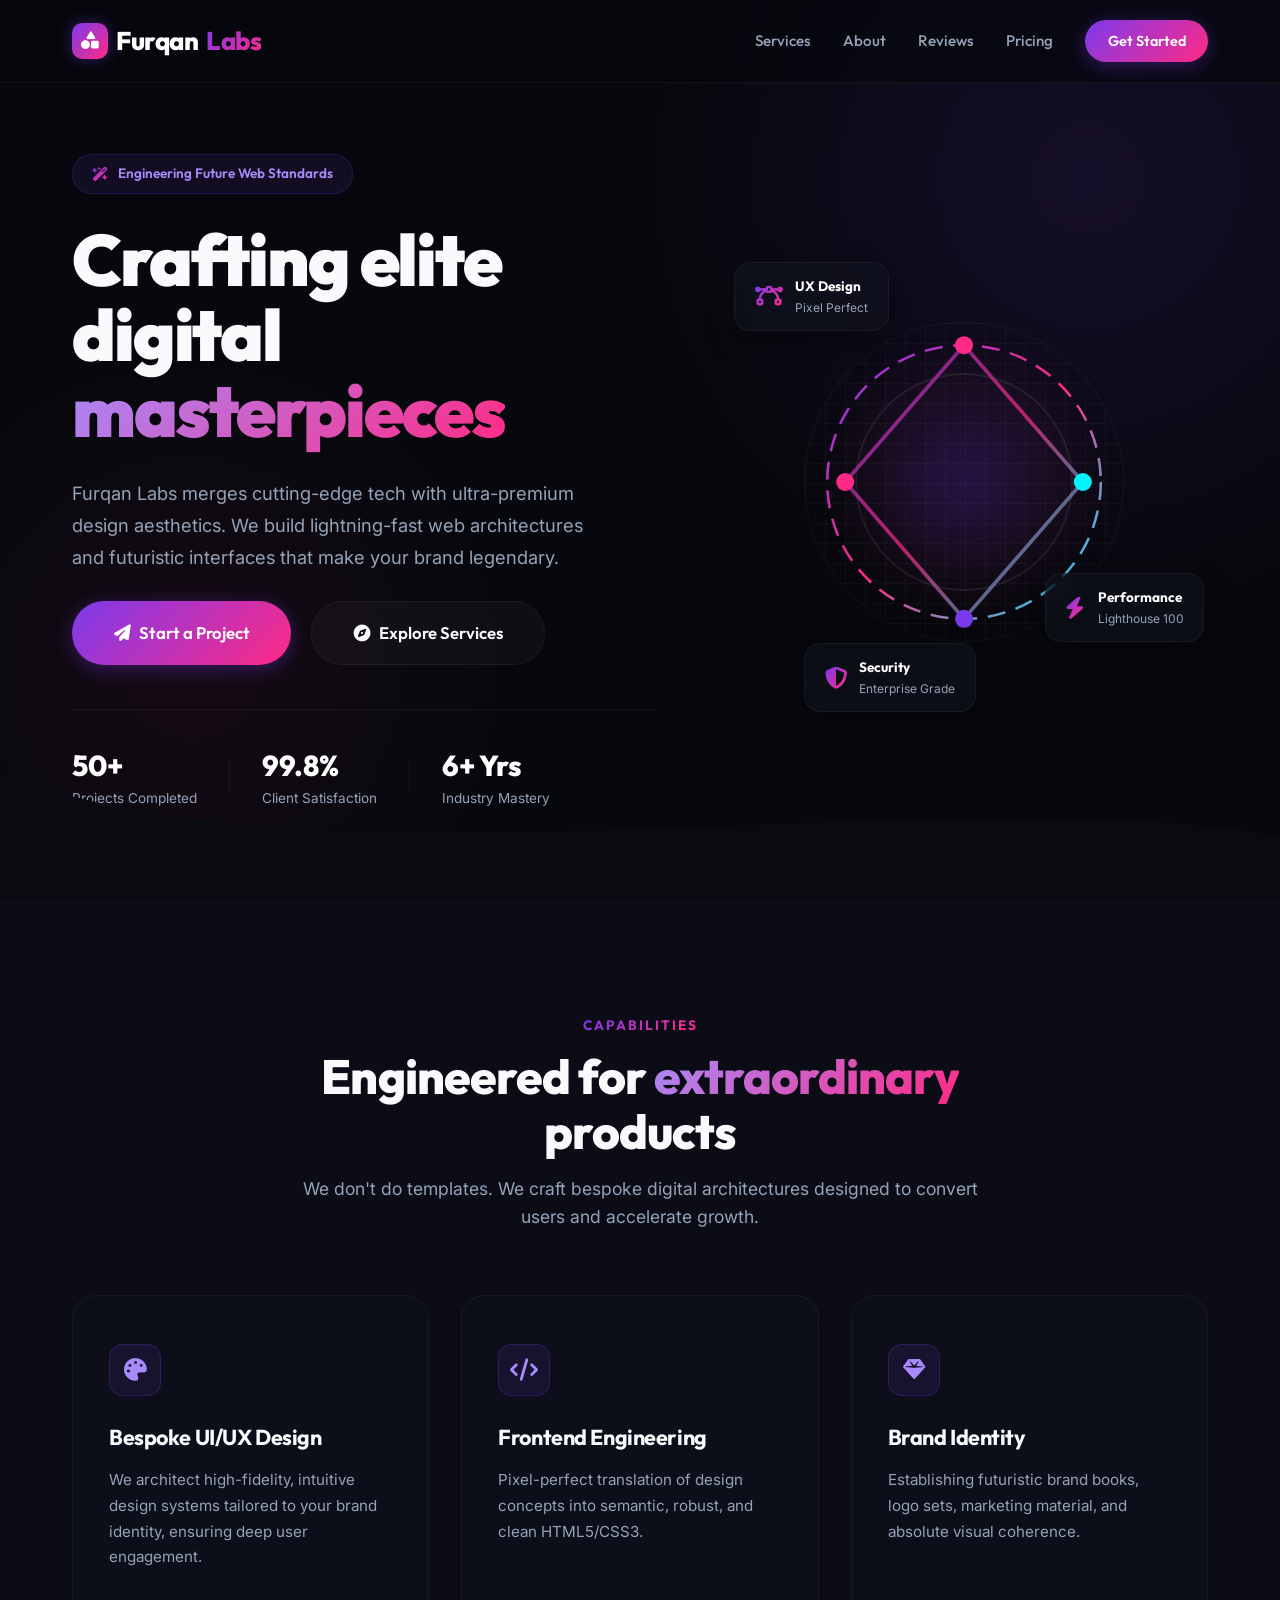
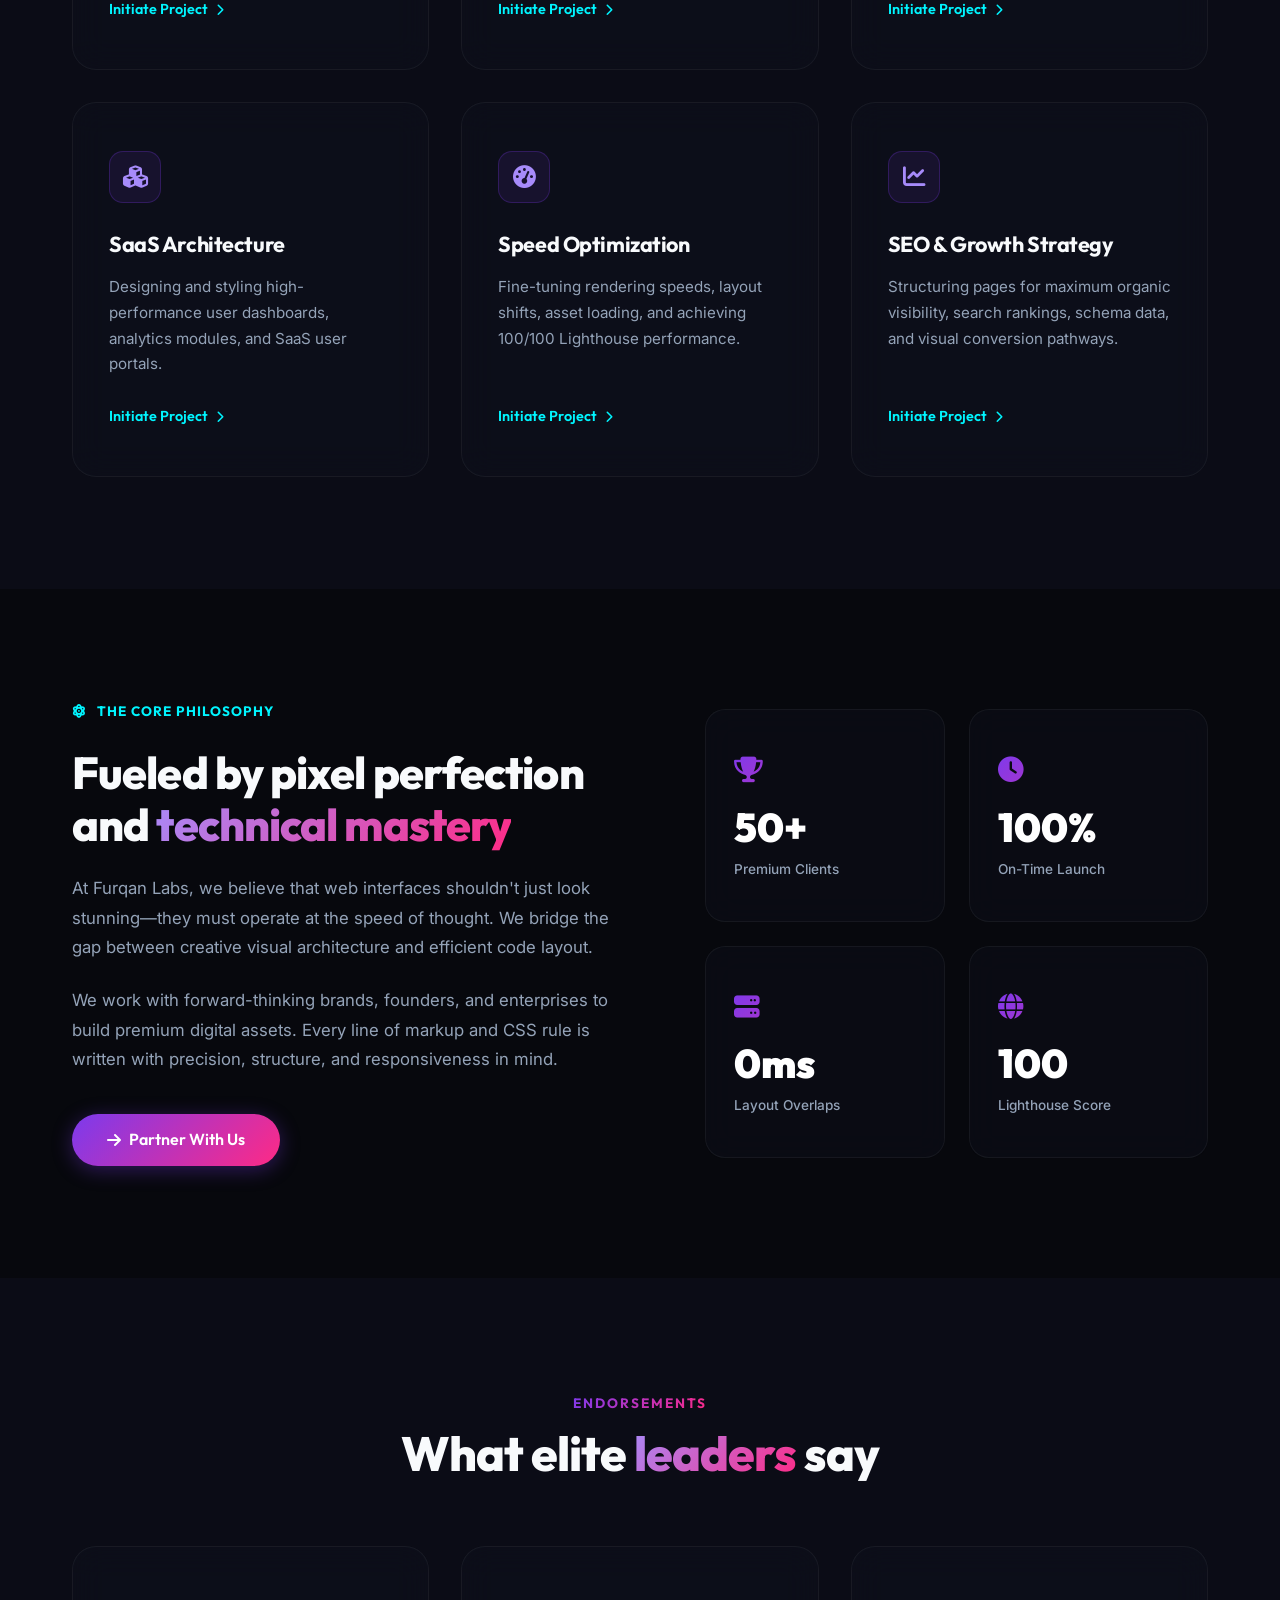
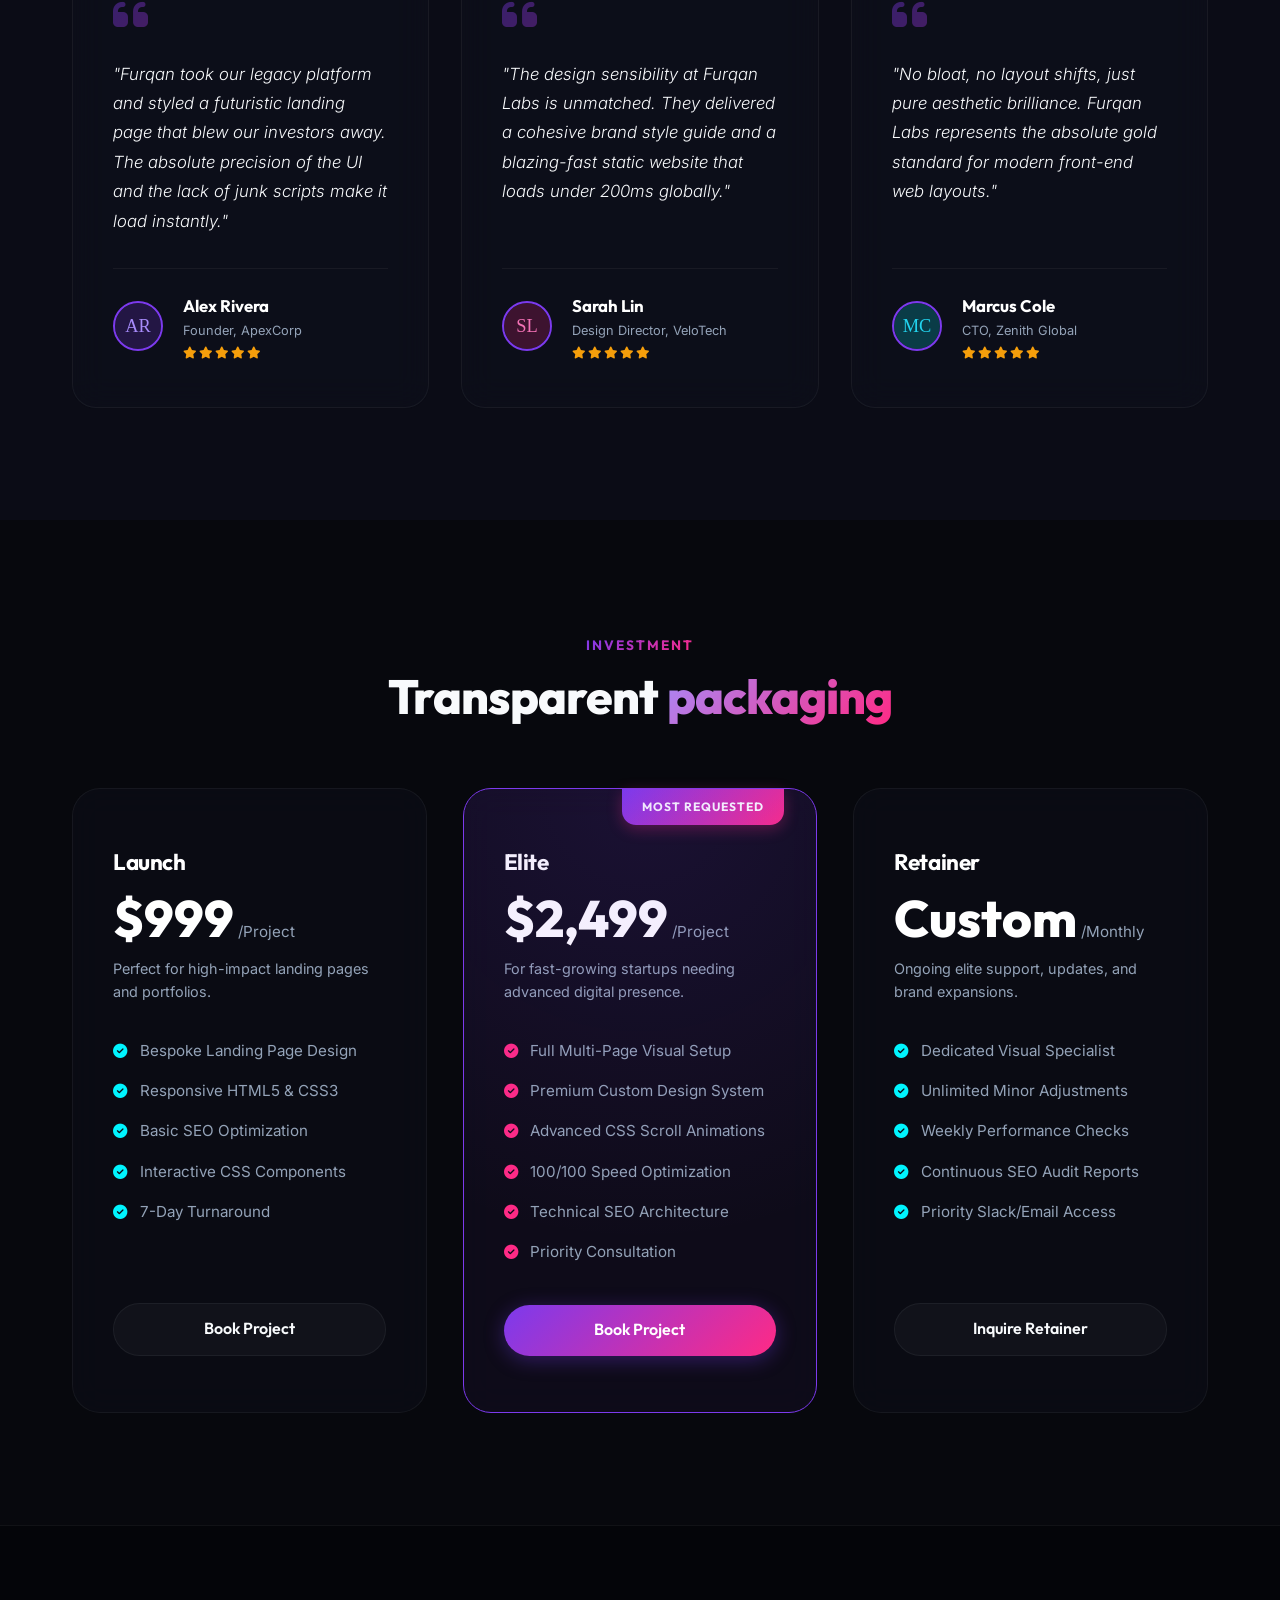
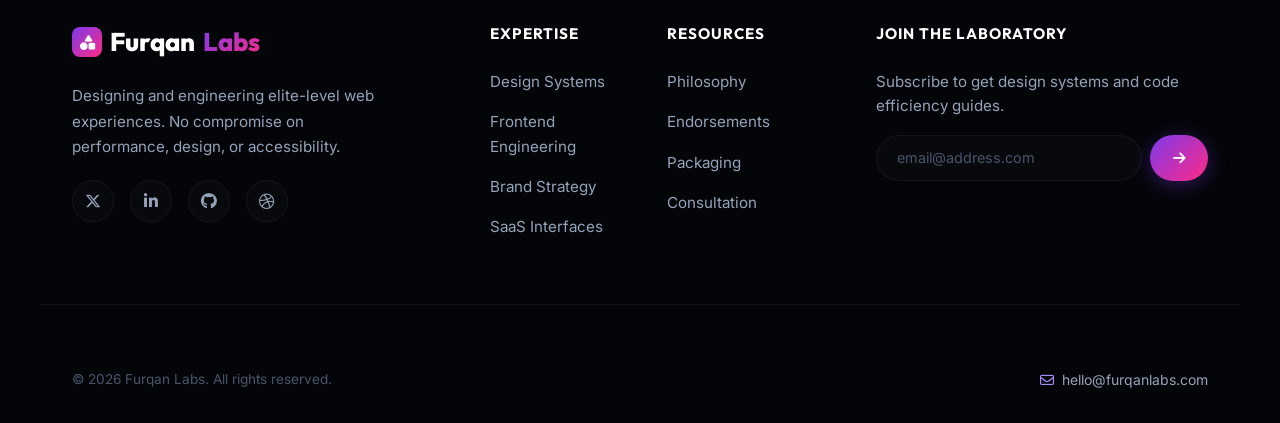
<file: WebDev-L1-LandingPage/index.html>
<!DOCTYPE html>
<html lang="en">
<head>
    <meta charset="UTF-8" />
    <meta name="viewport" content="width=device-width, initial-scale=1.0" />
    <title>Furqan Labs · Premium Digital Design & Web Engineering</title>
    
    <!-- fonts -->
    <link rel="preconnect" href="https://fonts.googleapis.com" />
    <link rel="preconnect" href="https://fonts.gstatic.com" crossorigin />
    <link href="https://fonts.googleapis.com/css2?family=Outfit:wght@400;500;600;700;800;900&family=Inter:wght@300;400;500;600;700&display=swap" rel="stylesheet" />
    
    <!-- icons -->
    <link rel="stylesheet" href="https://cdnjs.cloudflare.com/ajax/libs/font-awesome/6.4.0/css/all.min.css" />
    
    <!-- main styles -->
    <link rel="stylesheet" href="style.css" />
</head>
<body>
    <!-- navigation bar (sticky glass design) -->
    <nav class="navbar">
        <!-- toggle navigation using checkbox hack -->
        <input type="checkbox" id="nav-toggle" class="nav-toggle" />
        
        <div class="navbar-container">
            <a href="#" class="nav-logo">
                <div class="logo-icon">
                    <i class="fas fa-shapes"></i>
                </div>
                Furqan<span>Labs</span>
            </a>
            
            <!-- nav menu links -->
            <ul class="nav-links">
                <li><a href="#features" class="nav-link">Services</a></li>
                <li><a href="#about" class="nav-link">About</a></li>
                <li><a href="#testimonials" class="nav-link">Reviews</a></li>
                <li><a href="#pricing" class="nav-link">Pricing</a></li>
                <li><a href="#contact" class="btn-primary btn-sm">Get Started</a></li>
            </ul>
            
            <!-- mobile hamburger trigger -->
            <label for="nav-toggle" class="hamburger" aria-label="Toggle navigation">
                <span></span>
                <span></span>
                <span></span>
            </label>
        </div>
        
        <!-- mobile drawer menu -->
        <div class="nav-drawer">
            <a href="#features" class="drawer-link">Services</a>
            <a href="#about" class="drawer-link">About</a>
            <a href="#testimonials" class="drawer-link">Reviews</a>
            <a href="#pricing" class="drawer-link">Pricing</a>
            <a href="#contact" class="btn-primary btn-block">Get Started</a>
        </div>
    </nav>

    <main>
        <!-- hero section with intro and stats -->
        <section class="hero" id="home">
            <div class="container hero-container">
                <div class="hero-content">
                    <div class="hero-badge">
                        <i class="fas fa-wand-magic-sparkles"></i> 
                        <span>Engineering Future Web Standards</span>
                    </div>
                    <h1 class="hero-title">
                        Crafting elite digital <span class="gradient-text">masterpieces</span>
                    </h1>
                    <p class="hero-subtitle">
                        Furqan Labs merges cutting-edge tech with ultra-premium design aesthetics. We build lightning-fast web architectures and futuristic interfaces that make your brand legendary.
                    </p>
                    <div class="hero-actions">
                        <a href="#contact" class="btn-primary btn-large">
                            <i class="fas fa-paper-plane"></i>
                            Start a Project
                        </a>
                        <a href="#features" class="btn-secondary btn-large">
                            <i class="fas fa-compass"></i>
                            Explore Services
                        </a>
                    </div>
                    
                    <!-- brief statistics -->
                    <div class="hero-stats">
                        <div class="stat-item">
                            <span class="stat-number">50+</span>
                            <span class="stat-label">Projects Completed</span>
                        </div>
                        <div class="stat-divider"></div>
                        <div class="stat-item">
                            <span class="stat-number">99.8%</span>
                            <span class="stat-label">Client Satisfaction</span>
                        </div>
                        <div class="stat-divider"></div>
                        <div class="stat-item">
                            <span class="stat-number">6+ Yrs</span>
                            <span class="stat-label">Industry Mastery</span>
                        </div>
                    </div>
                </div>
                
                <!-- interactive hero graphic (orb and floating tech cards) -->
                <div class="hero-visual">
                    <div class="hero-graphic">
                        <!-- floating status badges -->
                        <div class="floating-element el1">
                            <i class="fas fa-bezier-curve"></i>
                            <div class="float-details">
                                <strong>UX Design</strong>
                                <span>Pixel Perfect</span>
                            </div>
                        </div>
                        <div class="floating-element el2">
                            <i class="fas fa-bolt"></i>
                            <div class="float-details">
                                <strong>Performance</strong>
                                <span>Lighthouse 100</span>
                            </div>
                        </div>
                        <div class="floating-element el3">
                            <i class="fas fa-shield-halved"></i>
                            <div class="float-details">
                                <strong>Security</strong>
                                <span>Enterprise Grade</span>
                            </div>
                        </div>
                        
                        <div class="hero-orb"></div>
                        <div class="hero-grid"></div>
                        
                        <!-- central vector svg design -->
                        <svg class="hero-svg" viewBox="0 0 100 100" xmlns="http://www.w3.org/2000/svg">
                            <defs>
                                <linearGradient id="svg-grad" x1="0%" y1="0%" x2="100%" y2="100%">
                                    <stop offset="0%" stop-color="#7c3aed" />
                                    <stop offset="50%" stop-color="#ff2a85" />
                                    <stop offset="100%" stop-color="#00f5ff" />
                                </linearGradient>
                            </defs>
                            <circle cx="50" cy="50" r="38" stroke="url(#svg-grad)" stroke-width="0.7" fill="none" stroke-dasharray="5, 3" />
                            <circle cx="50" cy="50" r="30" stroke="rgba(255,255,255,0.08)" stroke-width="0.5" fill="none" />
                            <path d="M 50,12 L 83,50 L 50,88 L 17,50 Z" stroke="url(#svg-grad)" stroke-width="1" fill="none" opacity="0.7" />
                            <circle cx="50" cy="12" r="2.5" fill="#ff2a85" />
                            <circle cx="83" cy="50" r="2.5" fill="#00f5ff" />
                            <circle cx="50" cy="88" r="2.5" fill="#7c3aed" />
                            <circle cx="17" cy="50" r="2.5" fill="#ff2a85" />
                        </svg>
                    </div>
                </div>
            </div>
            
            <div class="hero-wave">
                <svg viewBox="0 0 1200 120" preserveAspectRatio="none">
                    <path d="M0,0 C300,120 900,0 1200,60 L1200,120 L0,120 Z" fill="#090b11"/>
                </svg>
            </div>
        </section>

        <!-- what we do / features grid -->
        <section class="features" id="features">
            <div class="container">
                <div class="section-header">
                    <span class="section-tag">Capabilities</span>
                    <h2 class="section-title">
                        Engineered for <span class="gradient-text">extraordinary</span> products
                    </h2>
                    <p class="section-subtitle">
                        We don't do templates. We craft bespoke digital architectures designed to convert users and accelerate growth.
                    </p>
                </div>
                
                <div class="features-grid">
                    <!-- card: ui/ux design -->
                    <div class="feature-card">
                        <div class="feature-icon-wrapper">
                            <div class="feature-icon">
                                <i class="fas fa-palette"></i>
                            </div>
                        </div>
                        <h3 class="feature-title">Bespoke UI/UX Design</h3>
                        <p class="feature-desc">
                            We architect high-fidelity, intuitive design systems tailored to your brand identity, ensuring deep user engagement.
                        </p>
                        <a href="#contact" class="feature-link">Initiate Project <i class="fas fa-chevron-right"></i></a>
                    </div>
                    
                    <!-- card: frontend dev -->
                    <div class="feature-card">
                        <div class="feature-icon-wrapper">
                            <div class="feature-icon">
                                <i class="fas fa-code"></i>
                            </div>
                        </div>
                        <h3 class="feature-title">Frontend Engineering</h3>
                        <p class="feature-desc">
                            Pixel-perfect translation of design concepts into semantic, robust, and clean HTML5/CSS3.
                        </p>
                        <a href="#contact" class="feature-link">Initiate Project <i class="fas fa-chevron-right"></i></a>
                    </div>
                    
                    <!-- card: branding -->
                    <div class="feature-card">
                        <div class="feature-icon-wrapper">
                            <div class="feature-icon">
                                <i class="fas fa-gem"></i>
                            </div>
                        </div>
                        <h3 class="feature-title">Brand Identity</h3>
                        <p class="feature-desc">
                            Establishing futuristic brand books, logo sets, marketing material, and absolute visual coherence.
                        </p>
                        <a href="#contact" class="feature-link">Initiate Project <i class="fas fa-chevron-right"></i></a>
                    </div>
                    
                    <!-- card: saas dashboards -->
                    <div class="feature-card">
                        <div class="feature-icon-wrapper">
                            <div class="feature-icon">
                                <i class="fas fa-cubes"></i>
                            </div>
                        </div>
                        <h3 class="feature-title">SaaS Architecture</h3>
                        <p class="feature-desc">
                            Designing and styling high-performance user dashboards, analytics modules, and SaaS user portals.
                        </p>
                        <a href="#contact" class="feature-link">Initiate Project <i class="fas fa-chevron-right"></i></a>
                    </div>
                    
                    <!-- card: optimization -->
                    <div class="feature-card">
                        <div class="feature-icon-wrapper">
                            <div class="feature-icon">
                                <i class="fas fa-gauge-high"></i>
                            </div>
                        </div>
                        <h3 class="feature-title">Speed Optimization</h3>
                        <p class="feature-desc">
                            Fine-tuning rendering speeds, layout shifts, asset loading, and achieving 100/100 Lighthouse performance.
                        </p>
                        <a href="#contact" class="feature-link">Initiate Project <i class="fas fa-chevron-right"></i></a>
                    </div>
                    
                    <!-- card: seo strategy -->
                    <div class="feature-card">
                        <div class="feature-icon-wrapper">
                            <div class="feature-icon">
                                <i class="fas fa-chart-line"></i>
                            </div>
                        </div>
                        <h3 class="feature-title">SEO & Growth Strategy</h3>
                        <p class="feature-desc">
                            Structuring pages for maximum organic visibility, search rankings, schema data, and visual conversion pathways.
                        </p>
                        <a href="#contact" class="feature-link">Initiate Project <i class="fas fa-chevron-right"></i></a>
                    </div>
                </div>
            </div>
        </section>

        <!-- about section and our mission -->
        <section class="about" id="about">
            <div class="container">
                <div class="about-grid">
                    <!-- about text info -->
                    <div class="about-content">
                        <div class="about-badge">
                            <i class="fas fa-atom"></i>
                            <span>The Core Philosophy</span>
                        </div>
                        <h2 class="about-title">Fueled by pixel perfection and <span class="gradient-text">technical mastery</span></h2>
                        <p class="about-text">
                            At Furqan Labs, we believe that web interfaces shouldn't just look stunning—they must operate at the speed of thought. We bridge the gap between creative visual architecture and efficient code layout.
                        </p>
                        <p class="about-text">
                            We work with forward-thinking brands, founders, and enterprises to build premium digital assets. Every line of markup and CSS rule is written with precision, structure, and responsiveness in mind.
                        </p>
                        
                        <div class="about-actions">
                            <a href="#contact" class="btn-primary">
                                <i class="fas fa-arrow-right"></i>
                                Partner With Us
                            </a>
                        </div>
                    </div>
                    
                    <!-- visual layout with highlight numbers -->
                    <div class="about-visual">
                        <div class="about-stats-grid">
                            <div class="about-stat-card">
                                <div class="stat-icon"><i class="fas fa-trophy"></i></div>
                                <span class="stat-num">50+</span>
                                <span class="stat-lbl">Premium Clients</span>
                            </div>
                            <div class="about-stat-card">
                                <div class="stat-icon"><i class="fas fa-clock"></i></div>
                                <span class="stat-num">100%</span>
                                <span class="stat-lbl">On-Time Launch</span>
                            </div>
                            <div class="about-stat-card">
                                <div class="stat-icon"><i class="fas fa-server"></i></div>
                                <span class="stat-num">0ms</span>
                                <span class="stat-lbl">Layout Overlaps</span>
                            </div>
                            <div class="about-stat-card">
                                <div class="stat-icon"><i class="fas fa-globe"></i></div>
                                <span class="stat-num">100</span>
                                <span class="stat-lbl">Lighthouse Score</span>
                            </div>
                        </div>
                    </div>
                </div>
            </div>
        </section>

        <!-- client reviews & testimonials -->
        <section class="testimonials" id="testimonials">
            <div class="container">
                <div class="section-header">
                    <span class="section-tag">Endorsements</span>
                    <h2 class="section-title">
                        What elite <span class="gradient-text">leaders</span> say
                    </h2>
                </div>
                
                <div class="testimonial-grid">
                    <!-- client testimonial: alex -->
                    <div class="testimonial-card">
                        <div class="testimonial-quote">
                            <i class="fas fa-quote-left"></i>
                        </div>
                        <blockquote class="testimonial-text">
                            "Furqan took our legacy platform and styled a futuristic landing page that blew our investors away. The absolute precision of the UI and the lack of junk scripts make it load instantly."
                        </blockquote>
                        <div class="testimonial-author">
                            <div class="author-avatar">
                                <img src="data:image/svg+xml,%3Csvg xmlns='http://www.w3.org/2000/svg' width='60' height='60' viewBox='0 0 60 60'%3E%3Ccircle cx='30' cy='30' r='30' fill='%237c3aed' opacity='0.2'/%3E%3Ctext x='30' y='38' font-family='Outfit' font-size='24' text-anchor='middle' fill='%23a78bfa'%3EAR%3C/text%3E%3C/svg%3E" alt="Alex Rivera" />
                            </div>
                            <div class="author-info">
                                <strong class="author-name">Alex Rivera</strong>
                                <span class="author-role">Founder, ApexCorp</span>
                                <div class="author-rating">
                                    <i class="fas fa-star"></i><i class="fas fa-star"></i><i class="fas fa-star"></i><i class="fas fa-star"></i><i class="fas fa-star"></i>
                                </div>
                            </div>
                        </div>
                    </div>
                    
                    <!-- client testimonial: sarah -->
                    <div class="testimonial-card">
                        <div class="testimonial-quote">
                            <i class="fas fa-quote-left"></i>
                        </div>
                        <blockquote class="testimonial-text">
                            "The design sensibility at Furqan Labs is unmatched. They delivered a cohesive brand style guide and a blazing-fast static website that loads under 200ms globally."
                        </blockquote>
                        <div class="testimonial-author">
                            <div class="author-avatar">
                                <img src="data:image/svg+xml,%3Csvg xmlns='http://www.w3.org/2000/svg' width='60' height='60' viewBox='0 0 60 60'%3E%3Ccircle cx='30' cy='30' r='30' fill='%23ff2a85' opacity='0.2'/%3E%3Ctext x='30' y='38' font-family='Outfit' font-size='24' text-anchor='middle' fill='%23f472b6'%3ESL%3C/text%3E%3C/svg%3E" alt="Sarah Lin" />
                            </div>
                            <div class="author-info">
                                <strong class="author-name">Sarah Lin</strong>
                                <span class="author-role">Design Director, VeloTech</span>
                                <div class="author-rating">
                                    <i class="fas fa-star"></i><i class="fas fa-star"></i><i class="fas fa-star"></i><i class="fas fa-star"></i><i class="fas fa-star"></i>
                                </div>
                            </div>
                        </div>
                    </div>
                    
                    <!-- client testimonial: marcus -->
                    <div class="testimonial-card">
                        <div class="testimonial-quote">
                            <i class="fas fa-quote-left"></i>
                        </div>
                        <blockquote class="testimonial-text">
                            "No bloat, no layout shifts, just pure aesthetic brilliance. Furqan Labs represents the absolute gold standard for modern front-end web layouts."
                        </blockquote>
                        <div class="testimonial-author">
                            <div class="author-avatar">
                                <img src="data:image/svg+xml,%3Csvg xmlns='http://www.w3.org/2000/svg' width='60' height='60' viewBox='0 0 60 60'%3E%3Ccircle cx='30' cy='30' r='30' fill='%2300f5ff' opacity='0.2'/%3E%3Ctext x='30' y='38' font-family='Outfit' font-size='24' text-anchor='middle' fill='%2322d3ee'%3EMC%3C/text%3E%3C/svg%3E" alt="Marcus Cole" />
                            </div>
                            <div class="author-info">
                                <strong class="author-name">Marcus Cole</strong>
                                <span class="author-role">CTO, Zenith Global</span>
                                <div class="author-rating">
                                    <i class="fas fa-star"></i><i class="fas fa-star"></i><i class="fas fa-star"></i><i class="fas fa-star"></i><i class="fas fa-star"></i>
                                </div>
                            </div>
                        </div>
                    </div>
                </div>
            </div>
        </section>

        <!-- service pricing plans -->
        <section class="pricing" id="pricing">
            <div class="container">
                <div class="section-header">
                    <span class="section-tag">Investment</span>
                    <h2 class="section-title">
                        Transparent <span class="gradient-text">packaging</span>
                    </h2>
                </div>
                
                <div class="pricing-grid">
                    <!-- pricing: launch package -->
                    <div class="pricing-card">
                        <div class="pricing-card-header">
                            <h3 class="pricing-name">Launch</h3>
                            <div class="pricing-price">
                                <span class="price-amount">$999</span>
                                <span class="price-period">/Project</span>
                            </div>
                            <p class="pricing-desc">Perfect for high-impact landing pages and portfolios.</p>
                        </div>
                        <ul class="pricing-features">
                            <li><i class="fas fa-circle-check"></i> Bespoke Landing Page Design</li>
                            <li><i class="fas fa-circle-check"></i> Responsive HTML5 & CSS3</li>
                            <li><i class="fas fa-circle-check"></i> Basic SEO Optimization</li>
                            <li><i class="fas fa-circle-check"></i> Interactive CSS Components</li>
                            <li><i class="fas fa-circle-check"></i> 7-Day Turnaround</li>
                        </ul>
                        <a href="#contact" class="btn-secondary btn-block">Book Project</a>
                    </div>
                    
                    <!-- pricing: elite package -->
                    <div class="pricing-card featured">
                        <div class="pricing-badge">Most Requested</div>
                        <div class="pricing-card-header">
                            <h3 class="pricing-name">Elite</h3>
                            <div class="pricing-price">
                                <span class="price-amount">$2,499</span>
                                <span class="price-period">/Project</span>
                            </div>
                            <p class="pricing-desc">For fast-growing startups needing advanced digital presence.</p>
                        </div>
                        <ul class="pricing-features">
                            <li><i class="fas fa-circle-check"></i> Full Multi-Page Visual Setup</li>
                            <li><i class="fas fa-circle-check"></i> Premium Custom Design System</li>
                            <li><i class="fas fa-circle-check"></i> Advanced CSS Scroll Animations</li>
                            <li><i class="fas fa-circle-check"></i> 100/100 Speed Optimization</li>
                            <li><i class="fas fa-circle-check"></i> Technical SEO Architecture</li>
                            <li><i class="fas fa-circle-check"></i> Priority Consultation</li>
                        </ul>
                        <a href="#contact" class="btn-primary btn-block">Book Project</a>
                    </div>
                    
                    <!-- pricing: retainer model -->
                    <div class="pricing-card">
                        <div class="pricing-card-header">
                            <h3 class="pricing-name">Retainer</h3>
                            <div class="pricing-price">
                                <span class="price-amount">Custom</span>
                                <span class="price-period">/Monthly</span>
                            </div>
                            <p class="pricing-desc">Ongoing elite support, updates, and brand expansions.</p>
                        </div>
                        <ul class="pricing-features">
                            <li><i class="fas fa-circle-check"></i> Dedicated Visual Specialist</li>
                            <li><i class="fas fa-circle-check"></i> Unlimited Minor Adjustments</li>
                            <li><i class="fas fa-circle-check"></i> Weekly Performance Checks</li>
                            <li><i class="fas fa-circle-check"></i> Continuous SEO Audit Reports</li>
                            <li><i class="fas fa-circle-check"></i> Priority Slack/Email Access</li>
                        </ul>
                        <a href="#contact" class="btn-secondary btn-block">Inquire Retainer</a>
                    </div>
                </div>
            </div>
        </section>
    </main>

    <!-- footer section and newsletter -->
    <footer class="footer" id="contact">
        <div class="container footer-container">
            <!-- branding info and social links -->
            <div class="footer-brand">
                <div class="footer-logo">
                    <div class="logo-icon-small">
                        <i class="fas fa-shapes"></i>
                    </div>
                    Furqan<span>Labs</span>
                </div>
                <p class="footer-desc">
                    Designing and engineering elite-level web experiences. No compromise on performance, design, or accessibility.
                </p>
                <div class="footer-socials">
                    <a href="#" aria-label="X"><i class="fab fa-x-twitter"></i></a>
                    <a href="#" aria-label="LinkedIn"><i class="fab fa-linkedin-in"></i></a>
                    <a href="#" aria-label="GitHub"><i class="fab fa-github"></i></a>
                    <a href="#" aria-label="Dribbble"><i class="fab fa-dribbble"></i></a>
                </div>
            </div>
            
            <!-- link list -->
            <div class="footer-links">
                <div class="footer-links-column">
                    <h4 class="footer-links-title">Expertise</h4>
                    <a href="#features">Design Systems</a>
                    <a href="#features">Frontend Engineering</a>
                    <a href="#features">Brand Strategy</a>
                    <a href="#features">SaaS Interfaces</a>
                </div>
                <div class="footer-links-column">
                    <h4 class="footer-links-title">Resources</h4>
                    <a href="#about">Philosophy</a>
                    <a href="#testimonials">Endorsements</a>
                    <a href="#pricing">Packaging</a>
                    <a href="#contact">Consultation</a>
                </div>
            </div>
            
            <!-- subscription form -->
            <div class="footer-newsletter">
                <h4 class="footer-links-title">Join the Laboratory</h4>
                <p class="newsletter-desc">Subscribe to get design systems and code efficiency guides.</p>
                <form class="newsletter-form" action="mailto:hello@furqanlabs.com" method="post" enctype="text/plain">
                    <input type="email" placeholder="email@address.com" class="newsletter-input" required aria-label="Email address" />
                    <button type="submit" class="btn-primary btn-sm" aria-label="Subscribe">
                        <i class="fas fa-arrow-right"></i>
                    </button>
                </form>
            </div>
        </div>
        
        <!-- footer bottom bar -->
        <div class="footer-bottom">
            <div class="container footer-bottom-container">
                <span class="footer-copyright">
                    &copy; 2026 Furqan Labs. All rights reserved.
                </span>
                <span class="footer-contact-email">
                    <i class="far fa-envelope"></i> hello@furqanlabs.com
                </span>
            </div>
        </div>
    </footer>
</body>
</html>
</file>
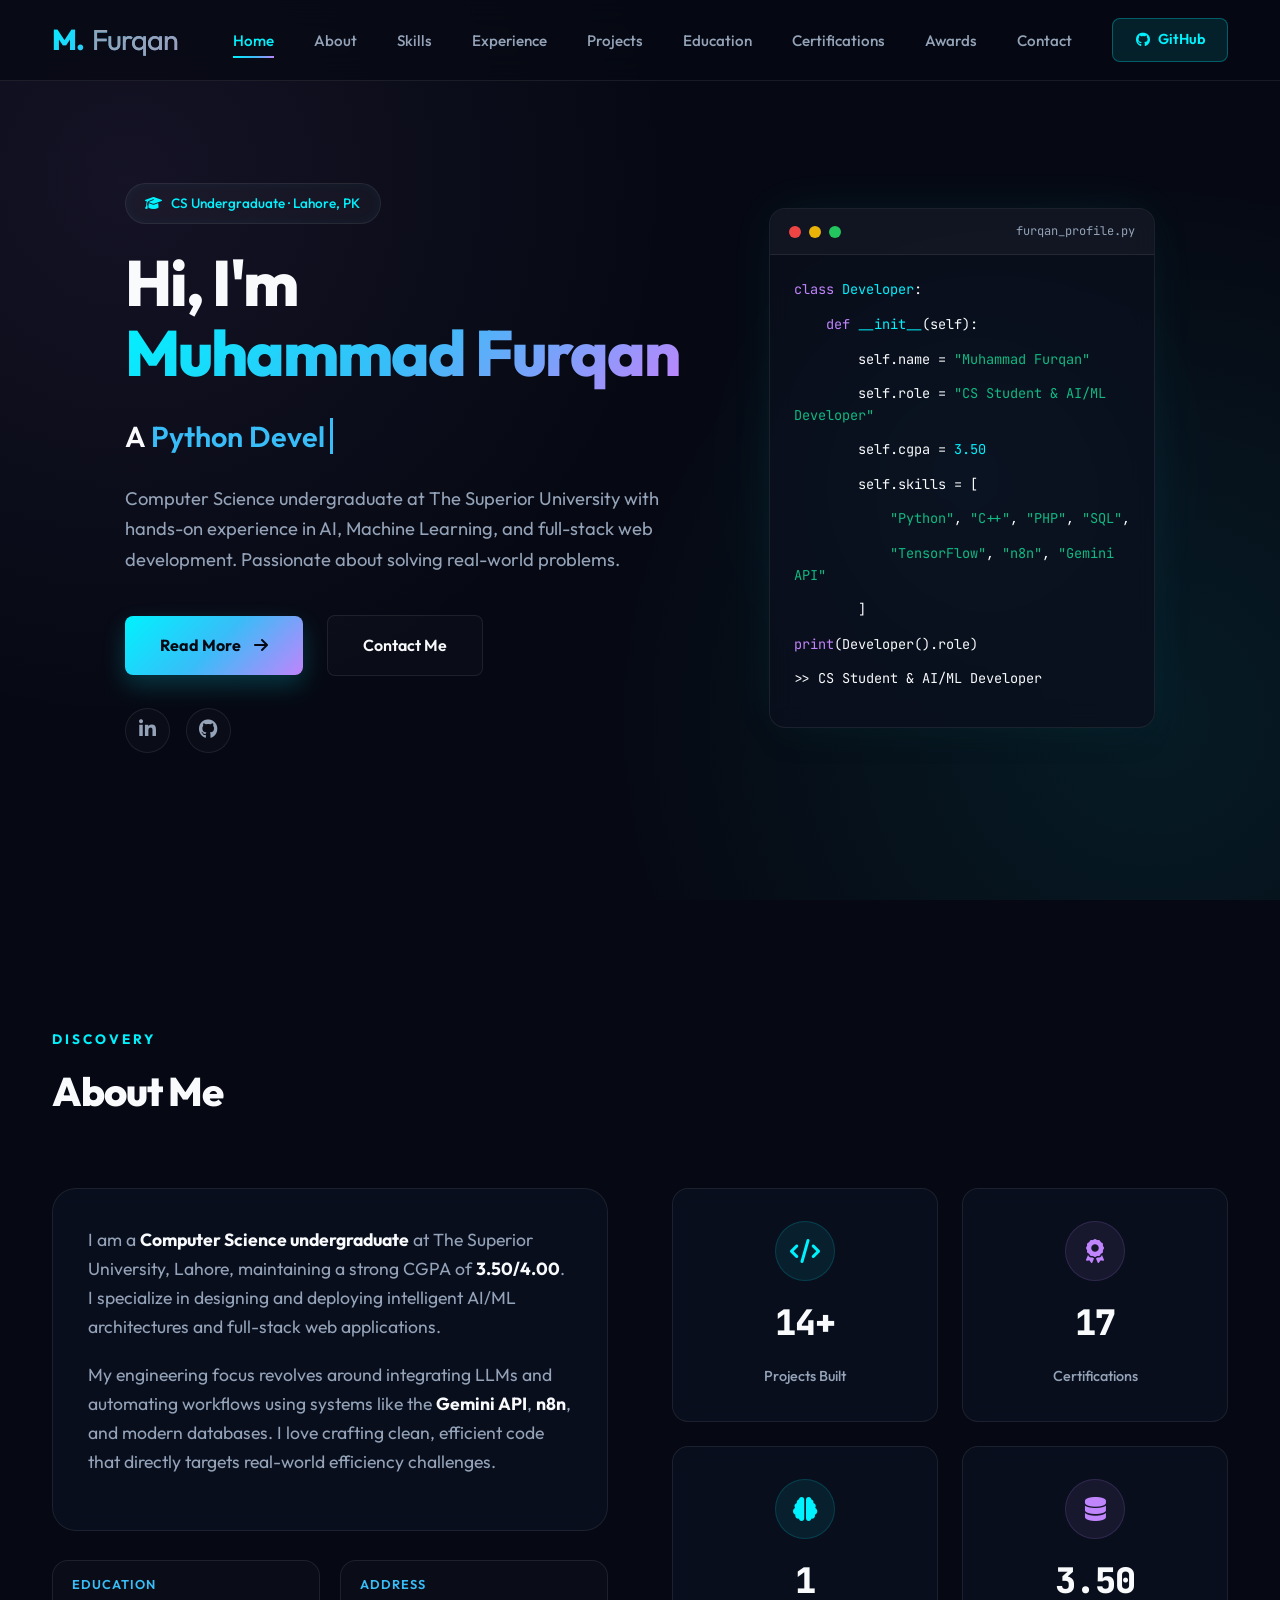
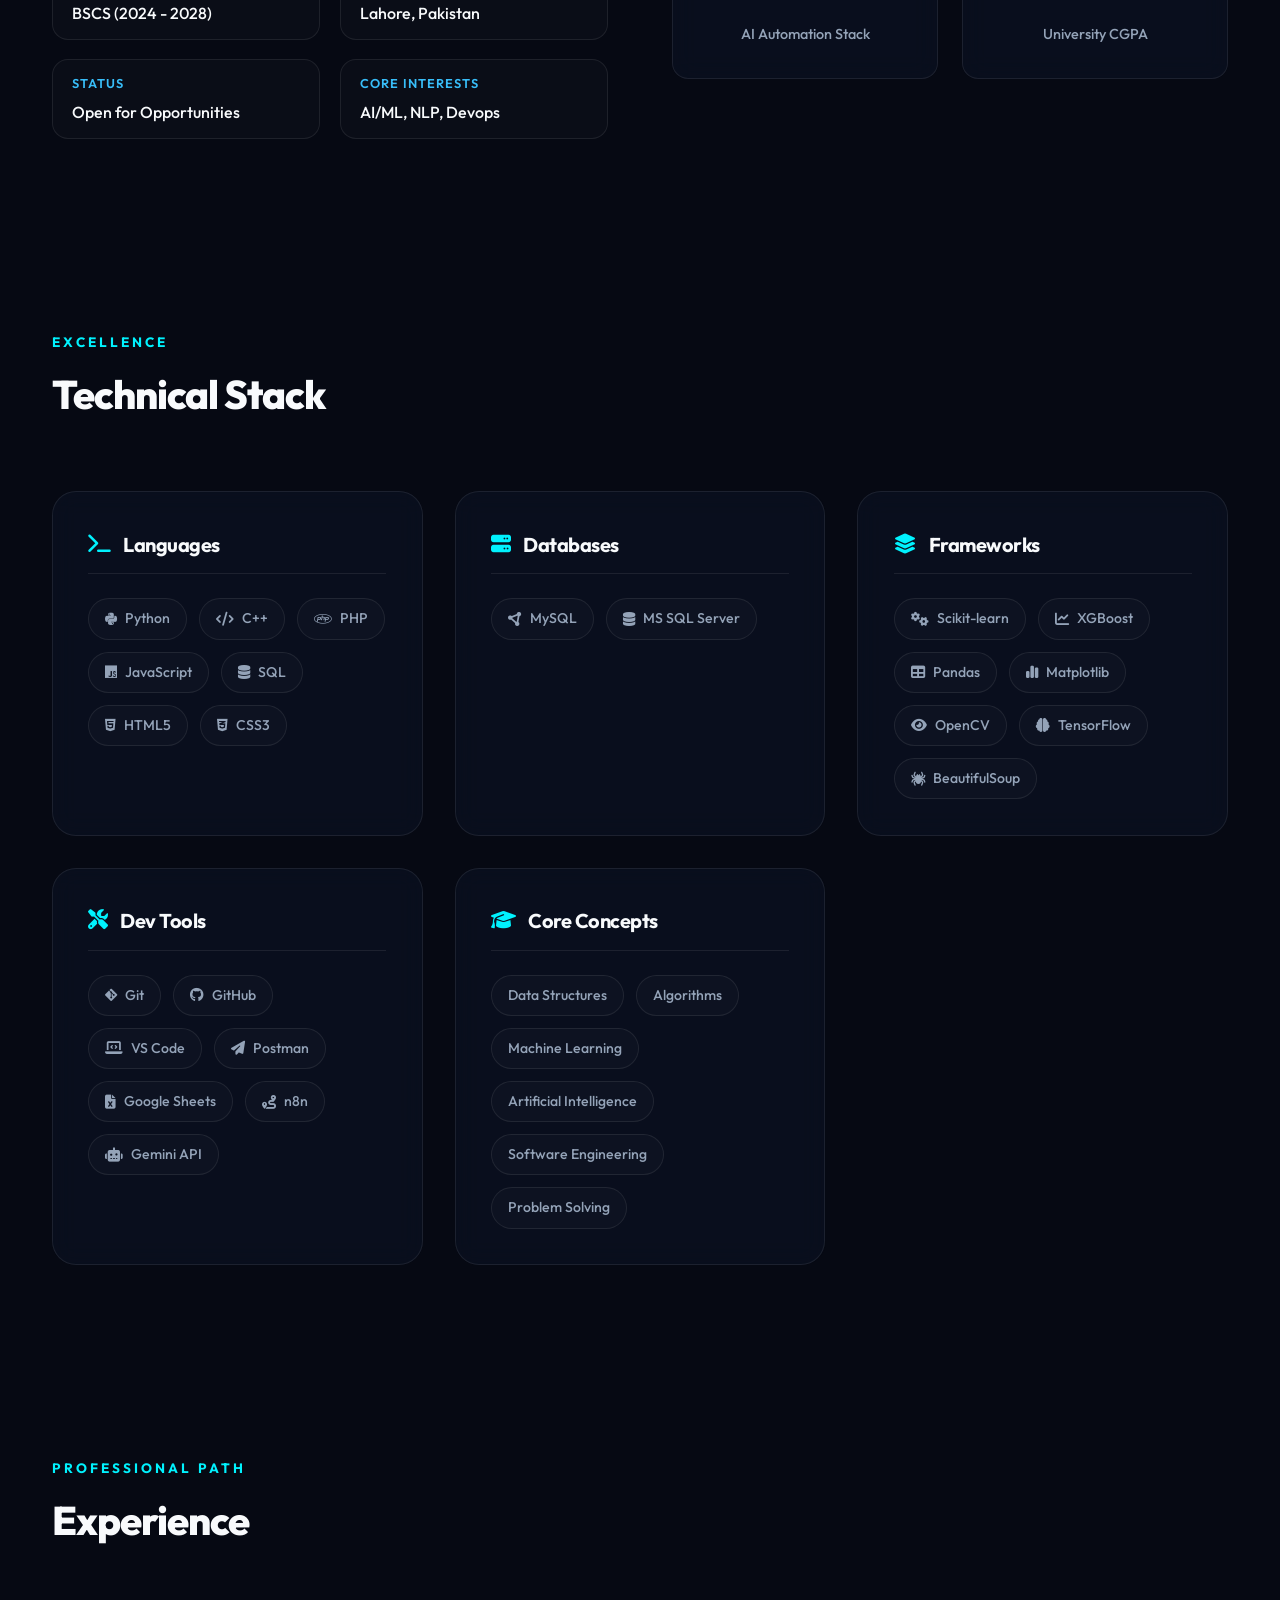
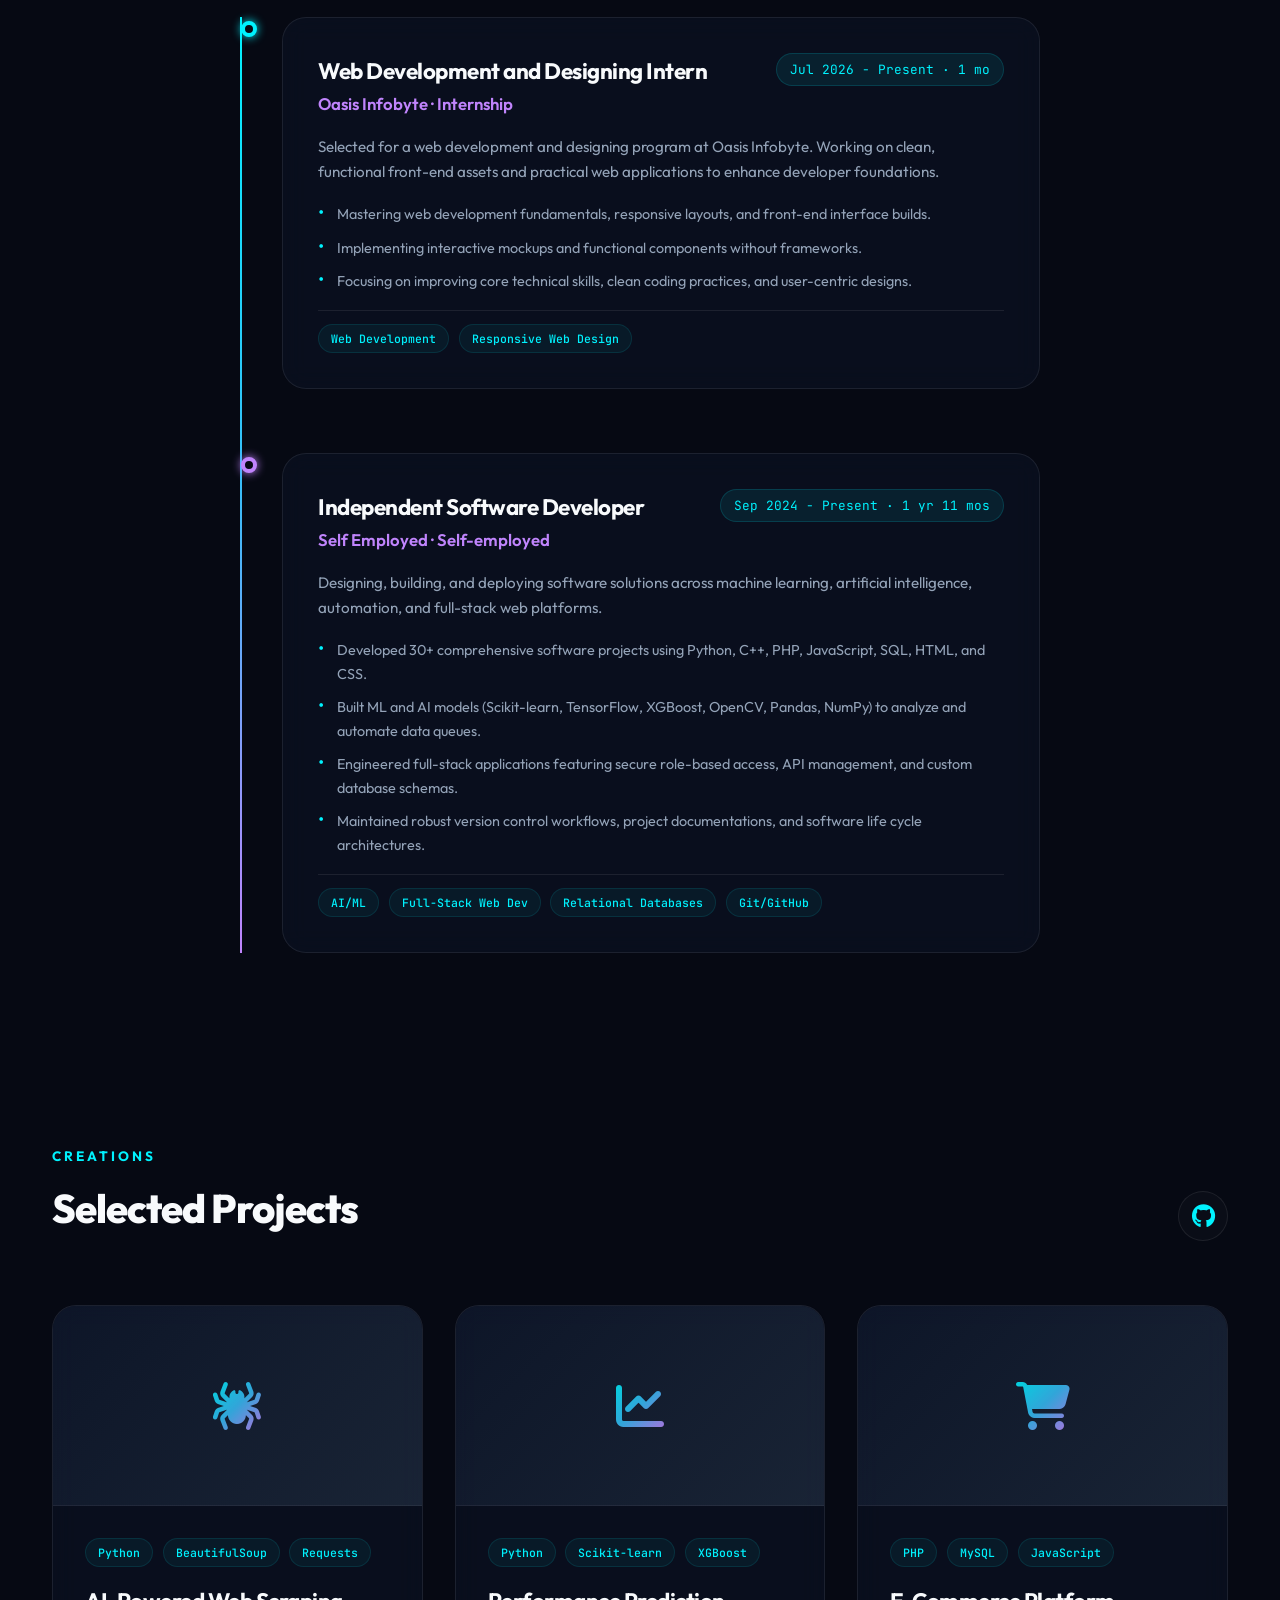
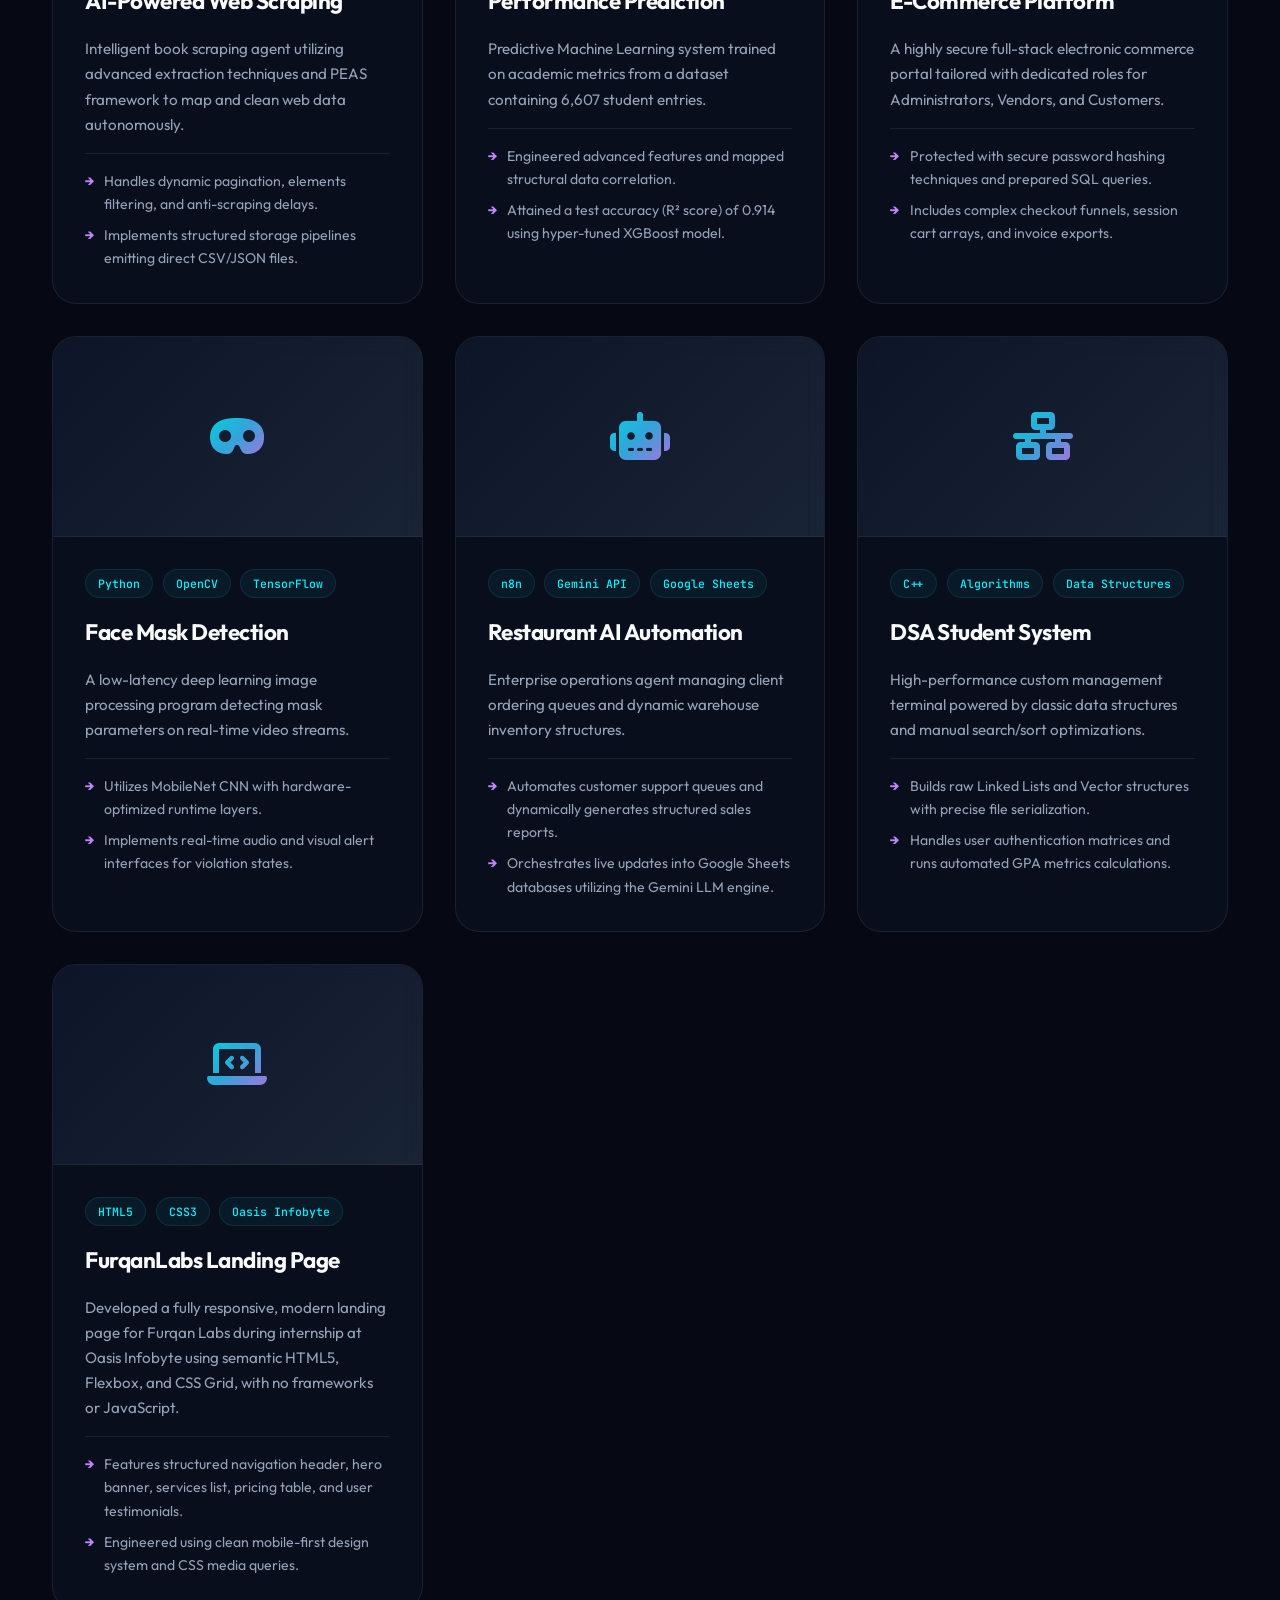
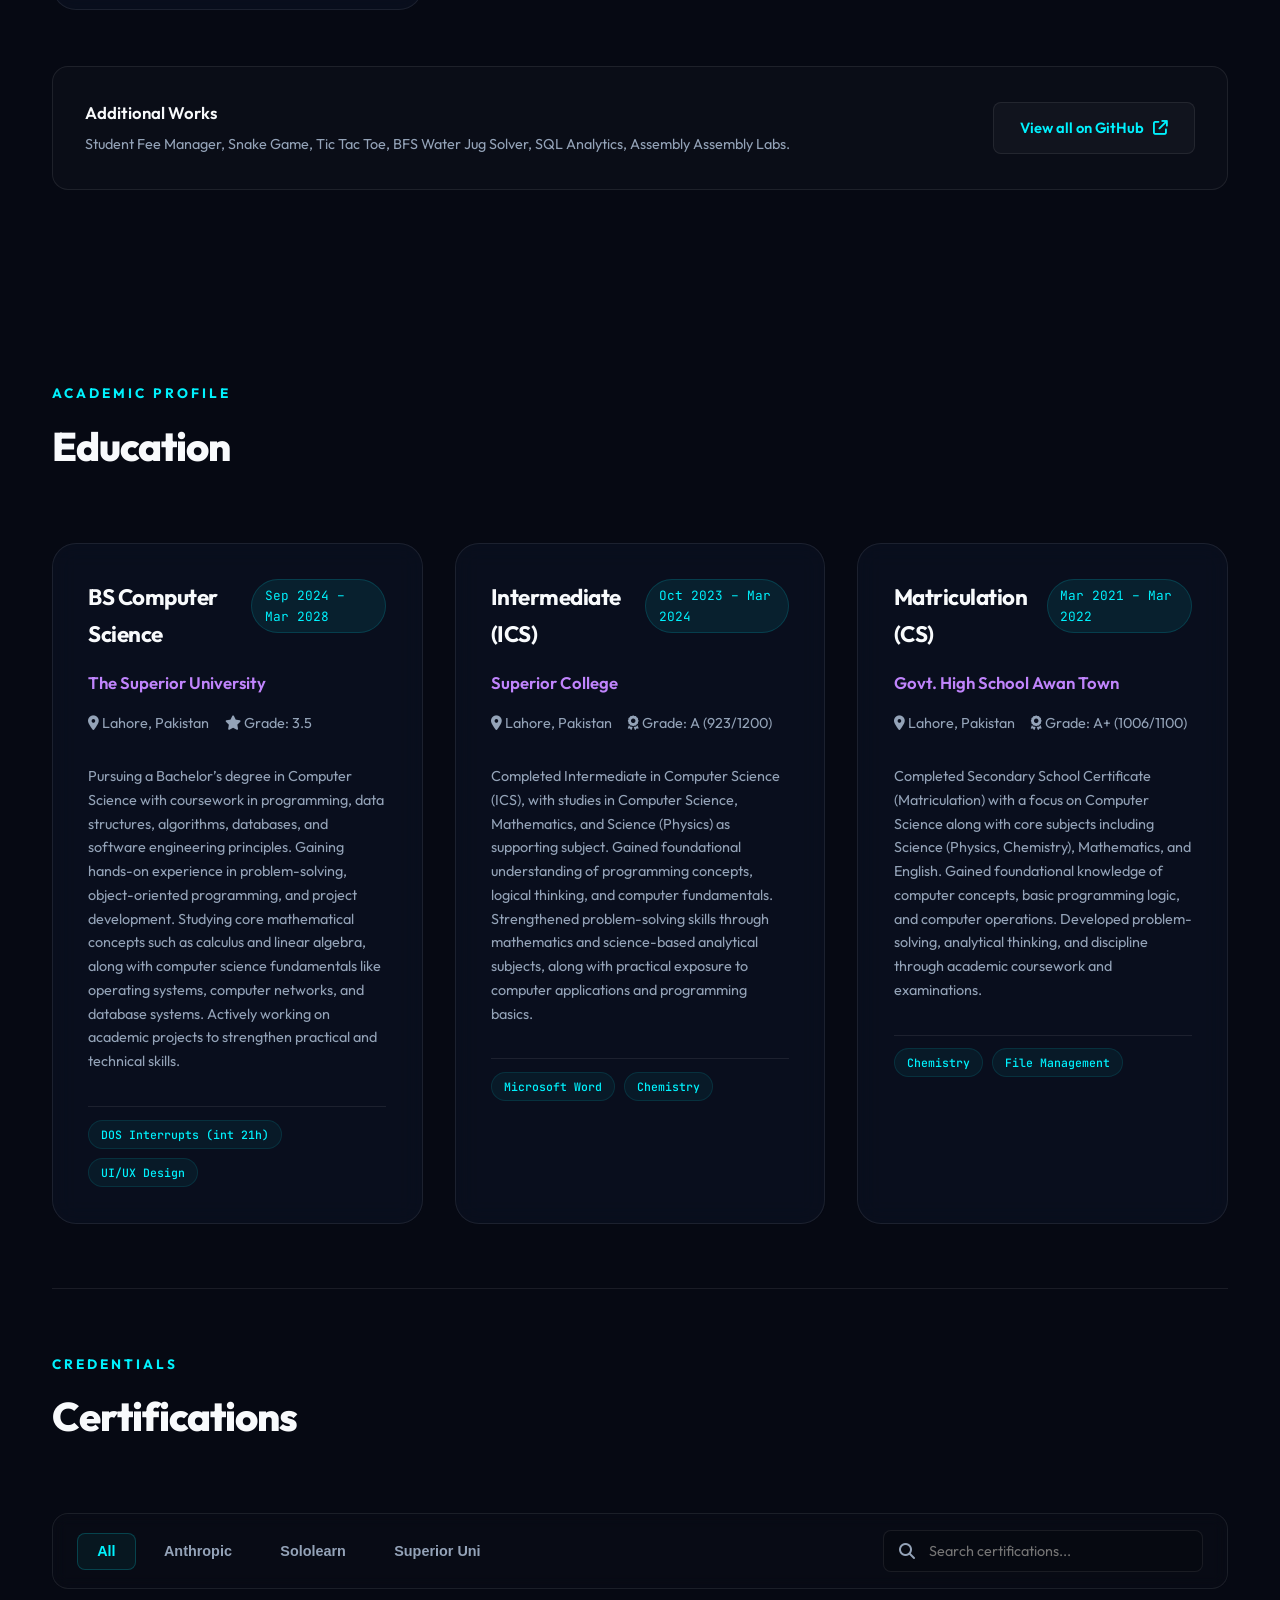
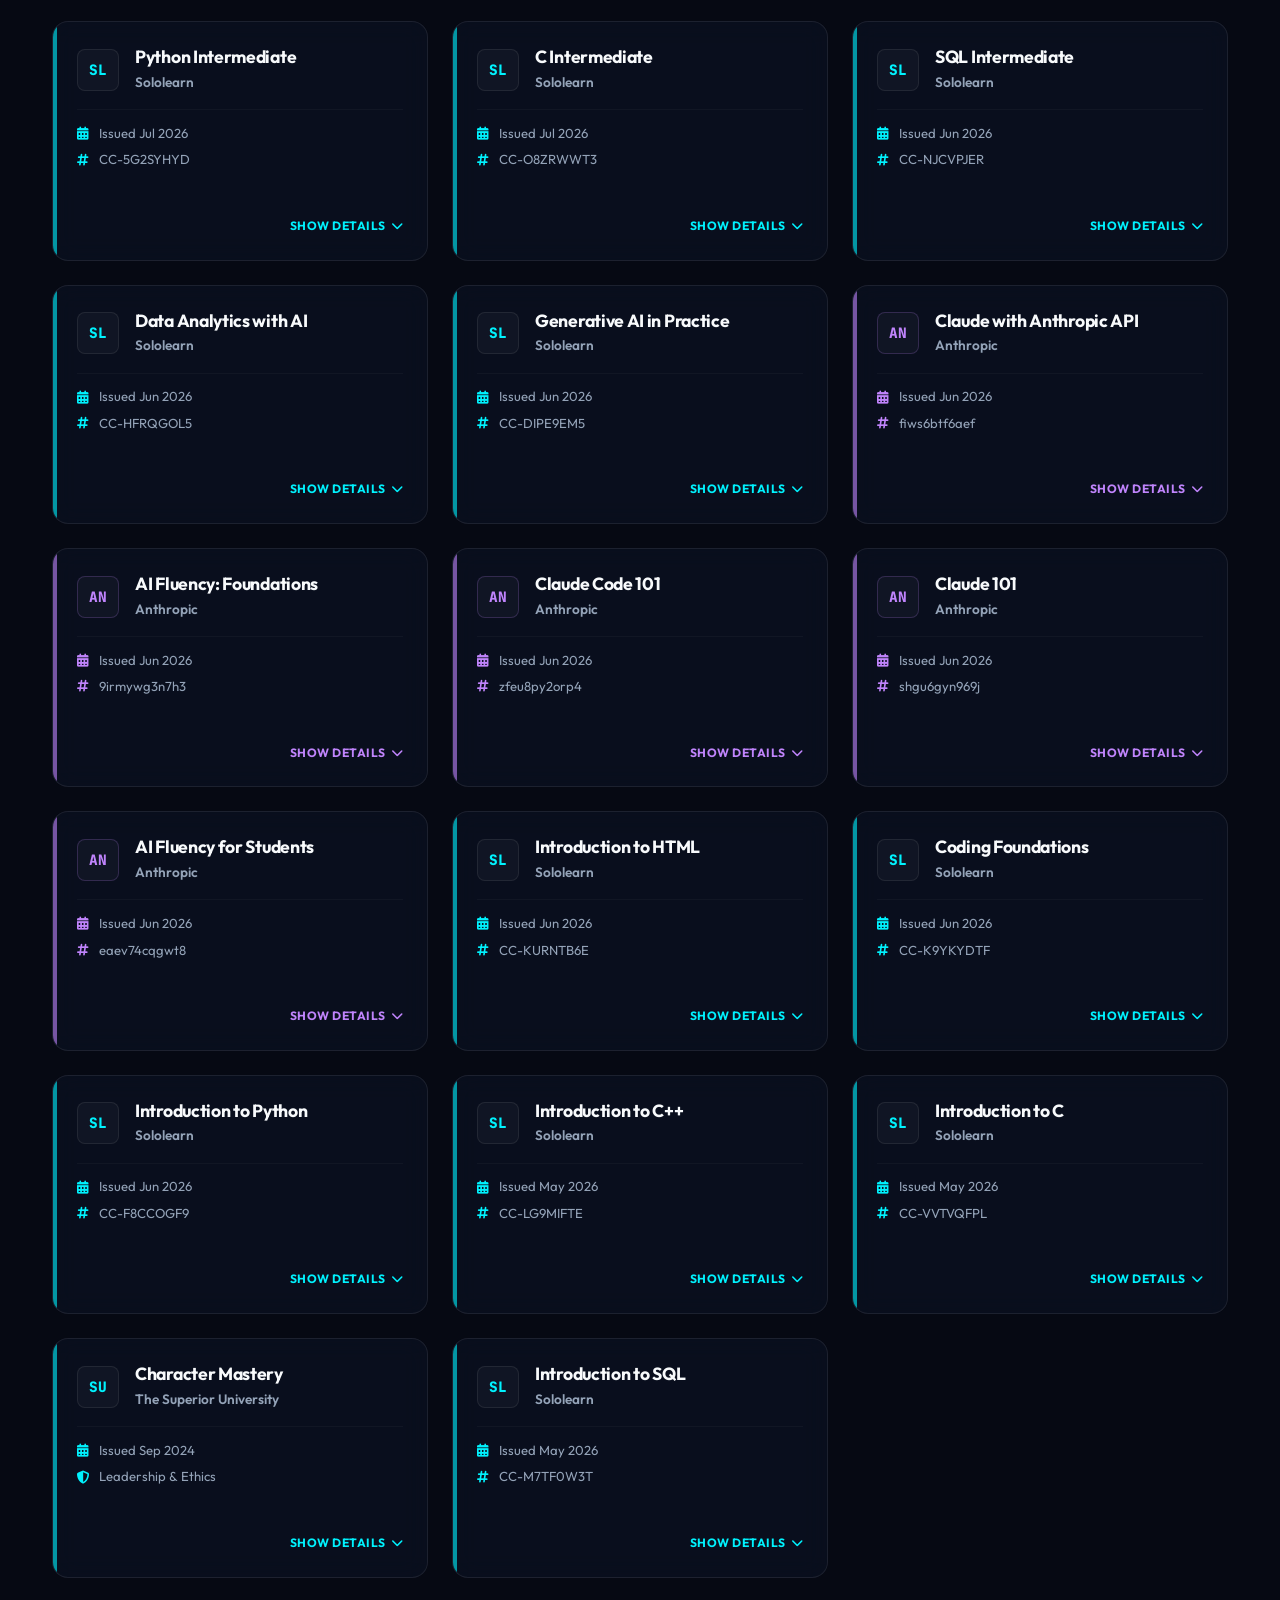
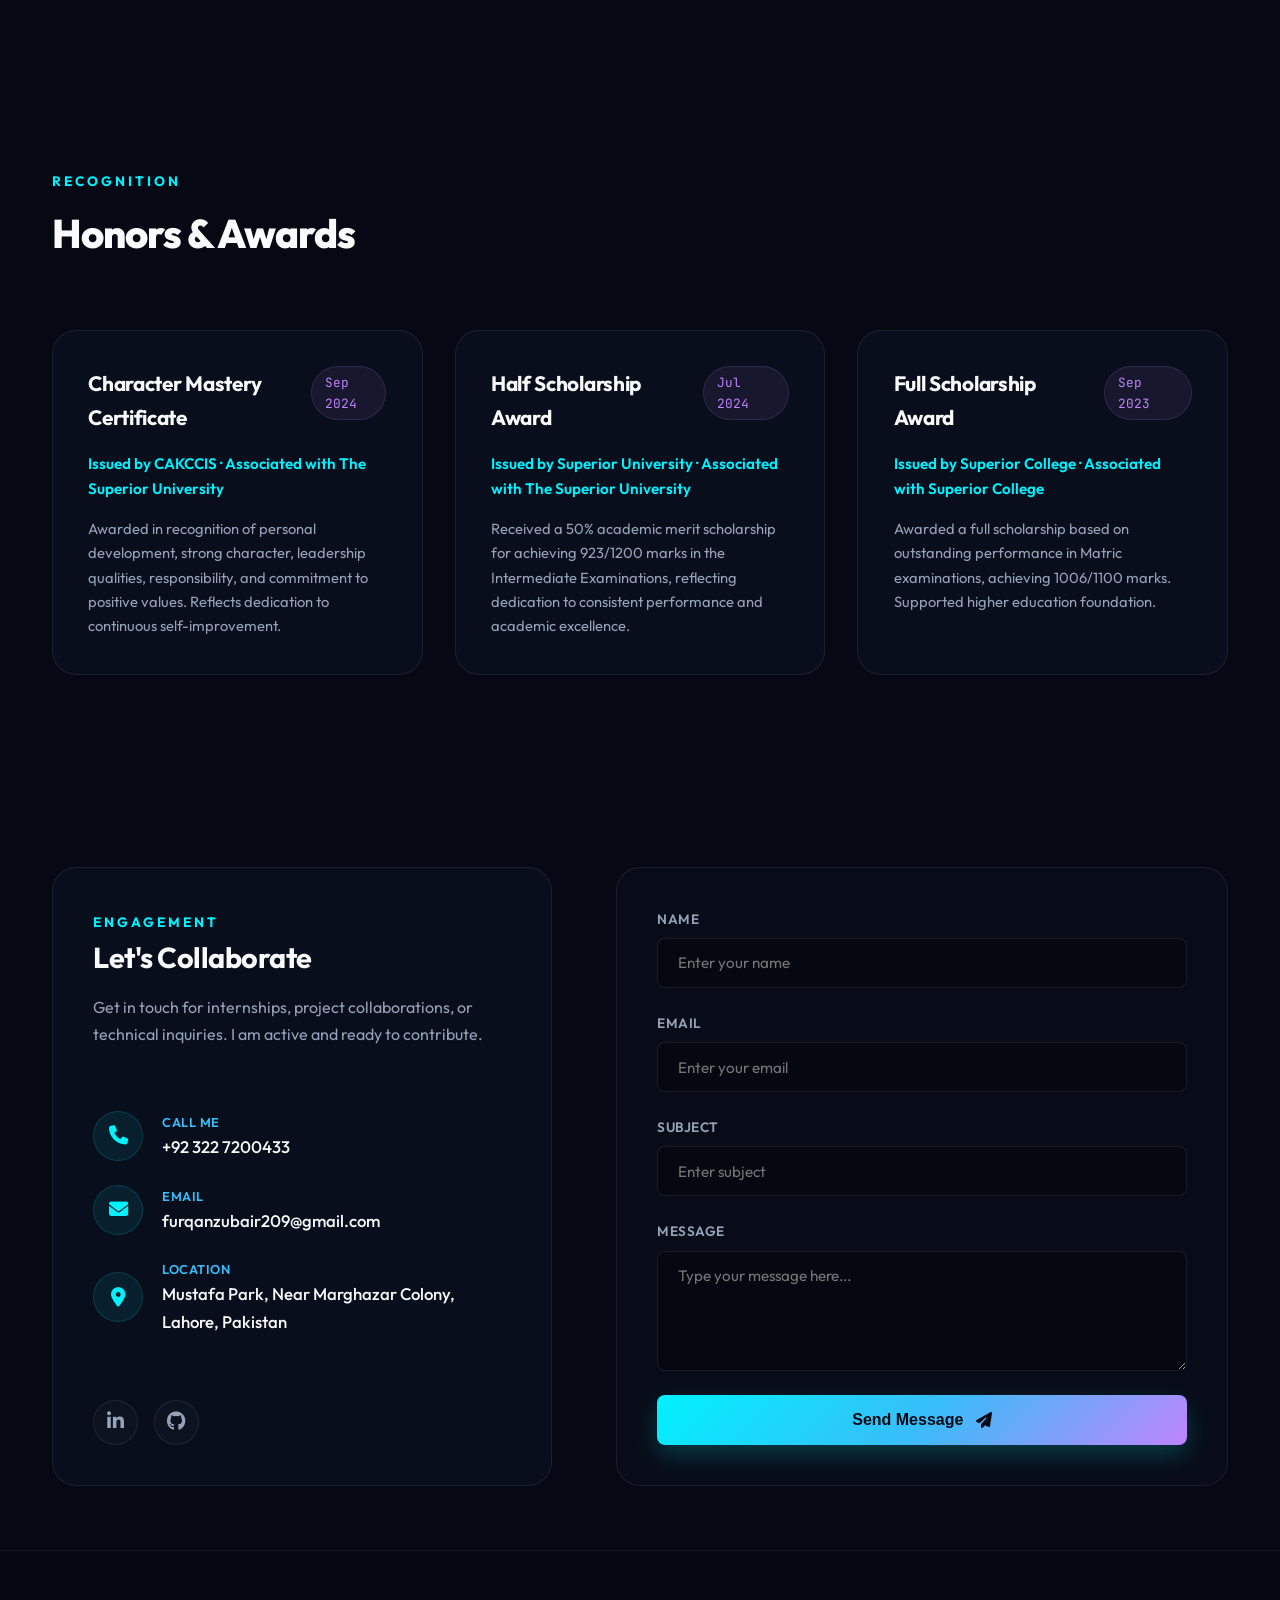
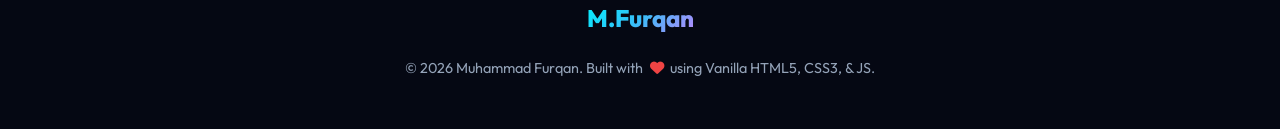
<file: WebDev-L1-Portfoio Website/index.html>
<!DOCTYPE html>
<html lang="en">
<head>
  <meta charset="UTF-8">
  <meta name="viewport" content="width=device-width, initial-scale=1.0">
  <meta http-equiv="X-UA-Compatible" content="IE=edge">
  
  <title>Muhammad Furqan | CS Student & AI/ML Developer</title>
  
  <!-- SEO Meta Tags -->
  <meta name="description" content="Portfolio of Muhammad Furqan, a Computer Science student & developer specializing in AI, Machine Learning, and full-stack web development.">
  <meta name="keywords" content="Muhammad Furqan, Python Developer, AI Developer, ML Enthusiast, The Superior University, Portfolio">
  <meta name="author" content="Muhammad Furqan">
  
  <!-- Open Graph / Facebook -->
  <meta property="og:type" content="website">
  <meta property="og:title" content="Muhammad Furqan | CS Student & AI/ML Developer">
  <meta property="og:description" content="Undergraduate Computer Science student with hands-on experience in AI, Machine Learning, and full-stack web development.">
  <meta property="og:url" content="https://github.com/furqanzubair209-cell">
  
  <!-- Google Fonts & FontAwesome -->
  <link rel="preconnect" href="https://fonts.googleapis.com">
  <link rel="preconnect" href="https://fonts.gstatic.com" crossorigin>
  <link rel="stylesheet" href="https://cdnjs.cloudflare.com/ajax/libs/font-awesome/6.4.0/css/all.min.css">
  
  <!-- External Premium Stylesheet -->
  <link rel="stylesheet" href="style.css">
</head>
<body>

  <!-- Scroll Progress Indicator -->
  <div id="scroll-indicator" class="scroll-indicator"></div>

  <!-- ===== HEADER & NAVIGATION ===== -->
  <header id="header">
    <div class="container nav-container">
      <a href="#home" class="logo">M.<span>Furqan</span></a>
      
      <ul class="nav-menu" id="nav-menu">
        <li><a href="#home" class="nav-link active">Home</a></li>
        <li><a href="#about" class="nav-link">About</a></li>
        <li><a href="#skills" class="nav-link">Skills</a></li>
        <li><a href="#experience" class="nav-link">Experience</a></li>
        <li><a href="#projects" class="nav-link">Projects</a></li>
        <li><a href="#education" class="nav-link">Education</a></li>
        <li><a href="#certifications" class="nav-link">Certifications</a></li>
        <li><a href="#awards" class="nav-link">Awards</a></li>
        <li><a href="#contact" class="nav-link">Contact</a></li>
        <li>
          <a href="https://github.com/furqanzubair209-cell" target="_blank" class="resume-btn">
            <i class="fa-brands fa-github"></i> GitHub
          </a>
        </li>
      </ul>
      
      <div class="mobile-toggle" id="mobile-toggle">
        <i class="fa-solid fa-bars"></i>
      </div>
    </div>
  </header>

  <!-- ===== HERO SECTION ===== -->
  <section id="home" class="hero">
    <div class="container hero-grid">
      <div class="hero-content">
        <div class="hero-badge">
          <i class="fa-solid fa-graduation-cap"></i> CS Undergraduate · Lahore, PK
        </div>
        <h1>Hi, I'm <br><span class="gradient-text">Muhammad Furqan</span></h1>
        <div class="hero-role">
          A <span class="typing"></span>
        </div>
        <p class="hero-desc">
          Computer Science undergraduate at The Superior University with hands-on experience in AI, Machine Learning, and full-stack web development. Passionate about solving real-world problems.
        </p>
        <div class="hero-btns">
          <a href="#about" class="btn-primary">
            Read More <i class="fa-solid fa-arrow-right"></i>
          </a>
          <a href="#contact" class="btn-secondary">Contact Me</a>
        </div>
        <div class="hero-socials">
          <a href="https://www.linkedin.com/in/muhammad-furqan-228807304/" target="_blank" class="social-circle-btn linkedin" aria-label="LinkedIn">
            <i class="fa-brands fa-linkedin-in"></i>
          </a>
          <a href="https://github.com/furqanzubair209-cell" target="_blank" class="social-circle-btn github" aria-label="GitHub">
            <i class="fa-brands fa-github"></i>
          </a>
        </div>
      </div>
      
      <div class="hero-visual">
        <div class="glow-orb"></div>
        <div class="terminal-mockup">
          <div class="terminal-header">
            <div class="terminal-dots">
              <span class="terminal-dot red"></span>
              <span class="terminal-dot yellow"></span>
              <span class="terminal-dot green"></span>
            </div>
            <div class="terminal-title">furqan_profile.py</div>
          </div>
          <div class="terminal-body">
            <div class="terminal-line">
              <span class="purple">class</span> <span class="cyan">Developer</span>:
            </div>
            <div class="terminal-line">&nbsp;&nbsp;&nbsp;&nbsp;<span class="purple">def</span> <span class="cyan">__init__</span>(self):</div>
            <div class="terminal-line">&nbsp;&nbsp;&nbsp;&nbsp;&nbsp;&nbsp;&nbsp;&nbsp;self.name = <span class="green">"Muhammad Furqan"</span></div>
            <div class="terminal-line">&nbsp;&nbsp;&nbsp;&nbsp;&nbsp;&nbsp;&nbsp;&nbsp;self.role = <span class="green">"CS Student & AI/ML Developer"</span></div>
            <div class="terminal-line">&nbsp;&nbsp;&nbsp;&nbsp;&nbsp;&nbsp;&nbsp;&nbsp;self.cgpa = <span class="cyan">3.50</span></div>
            <div class="terminal-line">&nbsp;&nbsp;&nbsp;&nbsp;&nbsp;&nbsp;&nbsp;&nbsp;self.skills = [</div>
            <div class="terminal-line">&nbsp;&nbsp;&nbsp;&nbsp;&nbsp;&nbsp;&nbsp;&nbsp;&nbsp;&nbsp;&nbsp;&nbsp;<span class="green">"Python"</span>, <span class="green">"C++"</span>, <span class="green">"PHP"</span>, <span class="green">"SQL"</span>,</div>
            <div class="terminal-line">&nbsp;&nbsp;&nbsp;&nbsp;&nbsp;&nbsp;&nbsp;&nbsp;&nbsp;&nbsp;&nbsp;&nbsp;<span class="green">"TensorFlow"</span>, <span class="green">"n8n"</span>, <span class="green">"Gemini API"</span></div>
            <div class="terminal-line">&nbsp;&nbsp;&nbsp;&nbsp;&nbsp;&nbsp;&nbsp;&nbsp;]</div>
            <div class="terminal-line"></div>
            <div class="terminal-line">
              <span class="purple">print</span>(Developer().role)
            </div>
            <div class="terminal-line gray">
              &gt;&gt; CS Student & AI/ML Developer
            </div>
          </div>
        </div>
      </div>
    </div>
  </section>

  <!-- ===== ABOUT SECTION ===== -->
  <section id="about">
    <div class="container">
      <div class="section-header">
        <div class="section-title-wrap">
          <span class="section-subtitle">Discovery</span>
          <h2 class="section-title">About Me</h2>
        </div>
      </div>
      
      <div class="about-grid">
        <div class="about-details">
          <div class="about-card">
            <p class="about-p">
              I am a <strong>Computer Science undergraduate</strong> at The Superior University, Lahore, maintaining a strong CGPA of <strong>3.50/4.00</strong>. I specialize in designing and deploying intelligent AI/ML architectures and full-stack web applications.
            </p>
            <p class="about-p">
              My engineering focus revolves around integrating LLMs and automating workflows using systems like the <strong>Gemini API</strong>, <strong>n8n</strong>, and modern databases. I love crafting clean, efficient code that directly targets real-world efficiency challenges.
            </p>
          </div>
          
          <ul class="about-info-list">
            <li class="about-info-item">
              <span class="about-info-label">Education</span>
              <span class="about-info-val">BSCS (2024 - 2028)</span>
            </li>
            <li class="about-info-item">
              <span class="about-info-label">Address</span>
              <span class="about-info-val">Lahore, Pakistan</span>
            </li>
            <li class="about-info-item">
              <span class="about-info-label">Status</span>
              <span class="about-info-val">Open for Opportunities</span>
            </li>
            <li class="about-info-item">
              <span class="about-info-label">Core Interests</span>
              <span class="about-info-val">AI/ML, NLP, Devops</span>
            </li>
          </ul>
        </div>
        
        <div class="about-visual">
          <div class="stat-card">
            <div class="stat-icon"><i class="fa-solid fa-code"></i></div>
            <div class="stat-number">14+</div>
            <div class="stat-label">Projects Built</div>
          </div>
          <div class="stat-card">
            <div class="stat-icon"><i class="fa-solid fa-award"></i></div>
            <div class="stat-number">17</div>
            <div class="stat-label">Certifications</div>
          </div>
          <div class="stat-card">
            <div class="stat-icon"><i class="fa-solid fa-brain"></i></div>
            <div class="stat-number">1</div>
            <div class="stat-label">AI Automation Stack</div>
          </div>
          <div class="stat-card">
            <div class="stat-icon"><i class="fa-solid fa-database"></i></div>
            <div class="stat-number">3.50</div>
            <div class="stat-label">University CGPA</div>
          </div>
        </div>
      </div>
    </div>
  </section>

  <!-- ===== SKILLS SECTION ===== -->
  <section id="skills">
    <div class="container">
      <div class="section-header">
        <div class="section-title-wrap">
          <span class="section-subtitle">Excellence</span>
          <h2 class="section-title">Technical Stack</h2>
        </div>
      </div>
      
      <div class="skills-grid">
        <!-- Programming Languages -->
        <div class="skills-card">
          <h3><i class="fa-solid fa-terminal"></i> Languages</h3>
          <div class="skills-list">
            <span class="skill-tag"><i class="fa-brands fa-python"></i> Python</span>
            <span class="skill-tag"><i class="fa-solid fa-code"></i> C++</span>
            <span class="skill-tag"><i class="fa-brands fa-php"></i> PHP</span>
            <span class="skill-tag"><i class="fa-brands fa-js"></i> JavaScript</span>
            <span class="skill-tag"><i class="fa-solid fa-database"></i> SQL</span>
            <span class="skill-tag"><i class="fa-brands fa-html5"></i> HTML5</span>
            <span class="skill-tag"><i class="fa-brands fa-css3-alt"></i> CSS3</span>
          </div>
        </div>

        <!-- Databases -->
        <div class="skills-card">
          <h3><i class="fa-solid fa-server"></i> Databases</h3>
          <div class="skills-list">
            <span class="skill-tag"><i class="fa-solid fa-circle-nodes"></i> MySQL</span>
            <span class="skill-tag"><i class="fa-solid fa-database"></i> MS SQL Server</span>
          </div>
        </div>

        <!-- Libraries & Frameworks -->
        <div class="skills-card">
          <h3><i class="fa-solid fa-layer-group"></i> Frameworks</h3>
          <div class="skills-list">
            <span class="skill-tag"><i class="fa-solid fa-gears"></i> Scikit-learn</span>
            <span class="skill-tag"><i class="fa-solid fa-chart-line"></i> XGBoost</span>
            <span class="skill-tag"><i class="fa-solid fa-table"></i> Pandas</span>
            <span class="skill-tag"><i class="fa-solid fa-chart-simple"></i> Matplotlib</span>
            <span class="skill-tag"><i class="fa-solid fa-eye"></i> OpenCV</span>
            <span class="skill-tag"><i class="fa-solid fa-brain"></i> TensorFlow</span>
            <span class="skill-tag"><i class="fa-solid fa-spider"></i> BeautifulSoup</span>
          </div>
        </div>

        <!-- Tools & Technologies -->
        <div class="skills-card">
          <h3><i class="fa-solid fa-screwdriver-wrench"></i> Dev Tools</h3>
          <div class="skills-list">
            <span class="skill-tag"><i class="fa-brands fa-git-alt"></i> Git</span>
            <span class="skill-tag"><i class="fa-brands fa-github"></i> GitHub</span>
            <span class="skill-tag"><i class="fa-solid fa-laptop-code"></i> VS Code</span>
            <span class="skill-tag"><i class="fa-solid fa-paper-plane"></i> Postman</span>
            <span class="skill-tag"><i class="fa-solid fa-file-excel"></i> Google Sheets</span>
            <span class="skill-tag"><i class="fa-solid fa-route"></i> n8n</span>
            <span class="skill-tag"><i class="fa-solid fa-robot"></i> Gemini API</span>
          </div>
        </div>

        <!-- Core Concepts -->
        <div class="skills-card">
          <h3><i class="fa-solid fa-graduation-cap"></i> Core Concepts</h3>
          <div class="skills-list">
            <span class="skill-tag">Data Structures</span>
            <span class="skill-tag">Algorithms</span>
            <span class="skill-tag">Machine Learning</span>
            <span class="skill-tag">Artificial Intelligence</span>
            <span class="skill-tag">Software Engineering</span>
            <span class="skill-tag">Problem Solving</span>
          </div>
        </div>
      </div>
    </div>
  </section>

  <!-- ===== EXPERIENCE SECTION ===== -->
  <section id="experience">
    <div class="container">
      <div class="section-header">
        <div class="section-title-wrap">
          <span class="section-subtitle">Professional Path</span>
          <h2 class="section-title">Experience</h2>
        </div>
      </div>
      
      <div class="experience-timeline">
        <!-- Experience 1 -->
        <div class="experience-item">
          <div class="experience-node"></div>
          <div class="experience-card">
            <div class="experience-header">
              <div>
                <h3 class="experience-title">Web Development and Designing Intern</h3>
                <span class="experience-company">Oasis Infobyte · Internship</span>
              </div>
              <span class="experience-date">Jul 2026 - Present · 1 mo</span>
            </div>
            <p class="experience-desc">
              Selected for a web development and designing program at Oasis Infobyte. Working on clean, functional front-end assets and practical web applications to enhance developer foundations.
            </p>
            <ul class="experience-bullets">
              <li>Mastering web development fundamentals, responsive layouts, and front-end interface builds.</li>
              <li>Implementing interactive mockups and functional components without frameworks.</li>
              <li>Focusing on improving core technical skills, clean coding practices, and user-centric designs.</li>
            </ul>
            <div class="project-tags" style="margin-top: 1rem; border-top: 1px solid var(--border-light); padding-top: 0.8rem;">
              <span class="project-tag">Web Development</span>
              <span class="project-tag">Responsive Web Design</span>
            </div>
          </div>
        </div>

        <!-- Experience 2 -->
        <div class="experience-item">
          <div class="experience-node"></div>
          <div class="experience-card">
            <div class="experience-header">
              <div>
                <h3 class="experience-title">Independent Software Developer</h3>
                <span class="experience-company">Self Employed · Self-employed</span>
              </div>
              <span class="experience-date">Sep 2024 - Present · 1 yr 11 mos</span>
            </div>
            <p class="experience-desc">
              Designing, building, and deploying software solutions across machine learning, artificial intelligence, automation, and full-stack web platforms.
            </p>
            <ul class="experience-bullets">
              <li>Developed 30+ comprehensive software projects using Python, C++, PHP, JavaScript, SQL, HTML, and CSS.</li>
              <li>Built ML and AI models (Scikit-learn, TensorFlow, XGBoost, OpenCV, Pandas, NumPy) to analyze and automate data queues.</li>
              <li>Engineered full-stack applications featuring secure role-based access, API management, and custom database schemas.</li>
              <li>Maintained robust version control workflows, project documentations, and software life cycle architectures.</li>
            </ul>
            <div class="project-tags" style="margin-top: 1rem; border-top: 1px solid var(--border-light); padding-top: 0.8rem;">
              <span class="project-tag">AI/ML</span>
              <span class="project-tag">Full-Stack Web Dev</span>
              <span class="project-tag">Relational Databases</span>
              <span class="project-tag">Git/GitHub</span>
            </div>
          </div>
        </div>
      </div>
    </div>
  </section>

  <!-- ===== PROJECTS SECTION ===== -->
  <section id="projects">
    <div class="container">
      <div class="section-header">
        <div class="section-title-wrap">
          <span class="section-subtitle">Creations</span>
          <h2 class="section-title">Selected Projects</h2>
        </div>
        <div class="projects-header-actions">
          <a href="https://github.com/furqanzubair209-cell" target="_blank" class="github-main-link" aria-label="Visit GitHub Profile">
            <i class="fa-brands fa-github"></i>
          </a>
        </div>
      </div>
      
      <div class="projects-grid">
        <!-- Project 1 -->
        <article class="project-card">
          <div class="project-visual">
            <i class="fa-solid fa-spider project-icon"></i>
          </div>
          <div class="project-content">
            <div class="project-tags">
              <span class="project-tag">Python</span>
              <span class="project-tag">BeautifulSoup</span>
              <span class="project-tag">Requests</span>
            </div>
            <h3>AI-Powered Web Scraping</h3>
            <p class="project-desc">Intelligent book scraping agent utilizing advanced extraction techniques and PEAS framework to map and clean web data autonomously.</p>
            <ul class="project-bullets">
              <li>Handles dynamic pagination, elements filtering, and anti-scraping delays.</li>
              <li>Implements structured storage pipelines emitting direct CSV/JSON files.</li>
            </ul>
          </div>
        </article>

        <!-- Project 2 -->
        <article class="project-card">
          <div class="project-visual">
            <i class="fa-solid fa-chart-line project-icon"></i>
          </div>
          <div class="project-content">
            <div class="project-tags">
              <span class="project-tag">Python</span>
              <span class="project-tag">Scikit-learn</span>
              <span class="project-tag">XGBoost</span>
            </div>
            <h3>Performance Prediction</h3>
            <p class="project-desc">Predictive Machine Learning system trained on academic metrics from a dataset containing 6,607 student entries.</p>
            <ul class="project-bullets">
              <li>Engineered advanced features and mapped structural data correlation.</li>
              <li>Attained a test accuracy (R² score) of 0.914 using hyper-tuned XGBoost model.</li>
            </ul>
          </div>
        </article>

        <!-- Project 3 -->
        <article class="project-card">
          <div class="project-visual">
            <i class="fa-solid fa-cart-shopping project-icon"></i>
          </div>
          <div class="project-content">
            <div class="project-tags">
              <span class="project-tag">PHP</span>
              <span class="project-tag">MySQL</span>
              <span class="project-tag">JavaScript</span>
            </div>
            <h3>E-Commerce Platform</h3>
            <p class="project-desc">A highly secure full-stack electronic commerce portal tailored with dedicated roles for Administrators, Vendors, and Customers.</p>
            <ul class="project-bullets">
              <li>Protected with secure password hashing techniques and prepared SQL queries.</li>
              <li>Includes complex checkout funnels, session cart arrays, and invoice exports.</li>
            </ul>
          </div>
        </article>

        <!-- Project 4 -->
        <article class="project-card">
          <div class="project-visual">
            <i class="fa-solid fa-mask project-icon"></i>
          </div>
          <div class="project-content">
            <div class="project-tags">
              <span class="project-tag">Python</span>
              <span class="project-tag">OpenCV</span>
              <span class="project-tag">TensorFlow</span>
            </div>
            <h3>Face Mask Detection</h3>
            <p class="project-desc">A low-latency deep learning image processing program detecting mask parameters on real-time video streams.</p>
            <ul class="project-bullets">
              <li>Utilizes MobileNet CNN with hardware-optimized runtime layers.</li>
              <li>Implements real-time audio and visual alert interfaces for violation states.</li>
            </ul>
          </div>
        </article>

        <!-- Project 5 -->
        <article class="project-card">
          <div class="project-visual">
            <i class="fa-solid fa-robot project-icon"></i>
          </div>
          <div class="project-content">
            <div class="project-tags">
              <span class="project-tag">n8n</span>
              <span class="project-tag">Gemini API</span>
              <span class="project-tag">Google Sheets</span>
            </div>
            <h3>Restaurant AI Automation</h3>
            <p class="project-desc">Enterprise operations agent managing client ordering queues and dynamic warehouse inventory structures.</p>
            <ul class="project-bullets">
              <li>Automates customer support queues and dynamically generates structured sales reports.</li>
              <li>Orchestrates live updates into Google Sheets databases utilizing the Gemini LLM engine.</li>
            </ul>
          </div>
        </article>

        <!-- Project 6 -->
        <article class="project-card">
          <div class="project-visual">
            <i class="fa-solid fa-network-wired project-icon"></i>
          </div>
          <div class="project-content">
            <div class="project-tags">
              <span class="project-tag">C++</span>
              <span class="project-tag">Algorithms</span>
              <span class="project-tag">Data Structures</span>
            </div>
            <h3>DSA Student System</h3>
            <p class="project-desc">High-performance custom management terminal powered by classic data structures and manual search/sort optimizations.</p>
            <ul class="project-bullets">
              <li>Builds raw Linked Lists and Vector structures with precise file serialization.</li>
              <li>Handles user authentication matrices and runs automated GPA metrics calculations.</li>
            </ul>
          </div>
        </article>

        <!-- Project 7 -->
        <article class="project-card">
          <div class="project-visual">
            <i class="fa-solid fa-laptop-code project-icon"></i>
          </div>
          <div class="project-content">
            <div class="project-tags">
              <span class="project-tag">HTML5</span>
              <span class="project-tag">CSS3</span>
              <span class="project-tag">Oasis Infobyte</span>
            </div>
            <h3>FurqanLabs Landing Page</h3>
            <p class="project-desc">Developed a fully responsive, modern landing page for Furqan Labs during internship at Oasis Infobyte using semantic HTML5, Flexbox, and CSS Grid, with no frameworks or JavaScript.</p>
            <ul class="project-bullets">
              <li>Features structured navigation header, hero banner, services list, pricing table, and user testimonials.</li>
              <li>Engineered using clean mobile-first design system and CSS media queries.</li>
            </ul>
          </div>
        </article>
      </div>

      <!-- Additional Projects Panel -->
      <div class="additional-projects">
        <div class="additional-info">
          <span class="additional-title">Additional Works</span>
          <p class="additional-list">Student Fee Manager, Snake Game, Tic Tac Toe, BFS Water Jug Solver, SQL Analytics, Assembly Assembly Labs.</p>
        </div>
        <a href="https://github.com/furqanzubair209-cell" target="_blank" class="all-projects-btn">
          View all on GitHub <i class="fa-solid fa-arrow-up-right-from-square"></i>
        </a>
      </div>
    </div>
  </section>

  <!-- ===== EDUCATION SECTION ===== -->
  <section id="education">
    <div class="container">
      <div class="education-section">
        <div class="section-header">
          <div class="section-title-wrap">
            <span class="section-subtitle">Academic Profile</span>
            <h2 class="section-title">Education</h2>
          </div>
        </div>
        
        <div class="edu-grid">
          <!-- Uni -->
          <div class="edu-card">
            <div class="edu-header">
              <h3 class="edu-degree">BS Computer Science</h3>
              <span class="edu-date">Sep 2024 – Mar 2028</span>
            </div>
            <div class="edu-school">The Superior University</div>
            <div class="edu-meta">
              <span><i class="fa-solid fa-location-dot"></i> Lahore, Pakistan</span>
              <span><i class="fa-solid fa-star"></i> Grade: 3.5</span>
            </div>
            <p class="project-desc" style="margin-top:0.8rem; font-size:0.9rem;">Pursuing a Bachelor’s degree in Computer Science with coursework in programming, data structures, algorithms, databases, and software engineering principles. Gaining hands-on experience in problem-solving, object-oriented programming, and project development. Studying core mathematical concepts such as calculus and linear algebra, along with computer science fundamentals like operating systems, computer networks, and database systems. Actively working on academic projects to strengthen practical and technical skills.</p>
            <div class="project-tags" style="margin-top: 1rem; border-top: 1px solid var(--border-light); padding-top: 0.8rem;">
              <span class="project-tag">DOS Interrupts (int 21h)</span>
              <span class="project-tag">UI/UX Design</span>
            </div>
          </div>

          <!-- College -->
          <div class="edu-card">
            <div class="edu-header">
              <h3 class="edu-degree">Intermediate (ICS)</h3>
              <span class="edu-date">Oct 2023 – Mar 2024</span>
            </div>
            <div class="edu-school">Superior College</div>
            <div class="edu-meta">
              <span><i class="fa-solid fa-location-dot"></i> Lahore, Pakistan</span>
              <span><i class="fa-solid fa-award"></i> Grade: A (923/1200)</span>
            </div>
            <p class="project-desc" style="margin-top:0.8rem; font-size:0.9rem;">Completed Intermediate in Computer Science (ICS), with studies in Computer Science, Mathematics, and Science (Physics) as supporting subject. Gained foundational understanding of programming concepts, logical thinking, and computer fundamentals. Strengthened problem-solving skills through mathematics and science-based analytical subjects, along with practical exposure to computer applications and programming basics.</p>
            <div class="project-tags" style="margin-top: 1rem; border-top: 1px solid var(--border-light); padding-top: 0.8rem;">
              <span class="project-tag">Microsoft Word</span>
              <span class="project-tag">Chemistry</span>
            </div>
          </div>

          <!-- High School -->
          <div class="edu-card">
            <div class="edu-header">
              <h3 class="edu-degree">Matriculation (CS)</h3>
              <span class="edu-date">Mar 2021 – Mar 2022</span>
            </div>
            <div class="edu-school">Govt. High School Awan Town</div>
            <div class="edu-meta">
              <span><i class="fa-solid fa-location-dot"></i> Lahore, Pakistan</span>
              <span><i class="fa-solid fa-award"></i> Grade: A+ (1006/1100)</span>
            </div>
            <p class="project-desc" style="margin-top:0.8rem; font-size:0.9rem;">Completed Secondary School Certificate (Matriculation) with a focus on Computer Science along with core subjects including Science (Physics, Chemistry), Mathematics, and English. Gained foundational knowledge of computer concepts, basic programming logic, and computer operations. Developed problem-solving, analytical thinking, and discipline through academic coursework and examinations.</p>
            <div class="project-tags" style="margin-top: 1rem; border-top: 1px solid var(--border-light); padding-top: 0.8rem;">
              <span class="project-tag">Chemistry</span>
              <span class="project-tag">File Management</span>
            </div>
          </div>
        </div>
      </div>

      <!-- ===== CERTIFICATIONS SECTION ===== -->
      <div id="certifications" class="certs-dashboard">
        <div class="section-header" style="margin-bottom:2rem;">
          <div class="section-title-wrap">
            <span class="section-subtitle">Credentials</span>
            <h2 class="section-title">Certifications</h2>
          </div>
        </div>

        <!-- Filter bar -->
        <div class="certs-filters">
          <div class="certs-filter-tabs">
            <button class="certs-filter-btn active" data-filter="all">All</button>
            <button class="certs-filter-btn" data-filter="anthropic">Anthropic</button>
            <button class="certs-filter-btn" data-filter="sololearn">Sololearn</button>
            <button class="certs-filter-btn" data-filter="superior">Superior Uni</button>
          </div>
          
          <div class="certs-search">
            <i class="fa-solid fa-magnifying-glass"></i>
            <input type="text" id="cert-search" class="certs-search-input" placeholder="Search certifications...">
          </div>
        </div>

        <!-- Certification Cards -->
        <div class="certs-grid">
          <!-- Cert 1 -->
          <div class="cert-card sololearn">
            <div class="cert-header">
              <div class="cert-badge-logo">SL</div>
              <div class="cert-meta">
                <h4 class="cert-title">Python Intermediate</h4>
                <span class="cert-issuer">Sololearn</span>
              </div>
            </div>
            <div class="cert-details">
              <span><i class="fa-solid fa-calendar-days"></i> Issued Jul 2026</span>
              <span><i class="fa-solid fa-hashtag"></i> CC-5G2SYHYD</span>
            </div>
            <div class="cert-expander">
              <div class="cert-expander-content">
                Covers intermediate Python concepts including Object-Oriented Programming (OOP), file manipulation, exception paradigms, custom decorators, and advanced collection handling.
              </div>
            </div>
            <div class="cert-toggle-indicator">
              <span>Show Details</span> <i class="fa-solid fa-chevron-down"></i>
            </div>
          </div>

          <!-- Cert 2 -->
          <div class="cert-card sololearn">
            <div class="cert-header">
              <div class="cert-badge-logo">SL</div>
              <div class="cert-meta">
                <h4 class="cert-title">C Intermediate</h4>
                <span class="cert-issuer">Sololearn</span>
              </div>
            </div>
            <div class="cert-details">
              <span><i class="fa-solid fa-calendar-days"></i> Issued Jul 2026</span>
              <span><i class="fa-solid fa-hashtag"></i> CC-O8ZRWWT3</span>
            </div>
            <div class="cert-expander">
              <div class="cert-expander-content">
                Deep dive into advanced pointers, memory addressing maps, function callback models, dynamic memory allocations, and structural pointer logic in C.
              </div>
            </div>
            <div class="cert-toggle-indicator">
              <span>Show Details</span> <i class="fa-solid fa-chevron-down"></i>
            </div>
          </div>

          <!-- Cert 3 -->
          <div class="cert-card sololearn">
            <div class="cert-header">
              <div class="cert-badge-logo">SL</div>
              <div class="cert-meta">
                <h4 class="cert-title">SQL Intermediate</h4>
                <span class="cert-issuer">Sololearn</span>
              </div>
            </div>
            <div class="cert-details">
              <span><i class="fa-solid fa-calendar-days"></i> Issued Jun 2026</span>
              <span><i class="fa-solid fa-hashtag"></i> CC-NJCVPJER</span>
            </div>
            <div class="cert-expander">
              <div class="cert-expander-content">
                Builds SQL capabilities involving complex inner/outer joins, multi-layered subqueries, data aggregations, indexes configurations, and general execution optimization.
              </div>
            </div>
            <div class="cert-toggle-indicator">
              <span>Show Details</span> <i class="fa-solid fa-chevron-down"></i>
            </div>
          </div>

          <!-- Cert 4 -->
          <div class="cert-card sololearn">
            <div class="cert-header">
              <div class="cert-badge-logo">SL</div>
              <div class="cert-meta">
                <h4 class="cert-title">Data Analytics with AI</h4>
                <span class="cert-issuer">Sololearn</span>
              </div>
            </div>
            <div class="cert-details">
              <span><i class="fa-solid fa-calendar-days"></i> Issued Jun 2026</span>
              <span><i class="fa-solid fa-hashtag"></i> CC-HFRQGOL5</span>
            </div>
            <div class="cert-expander">
              <div class="cert-expander-content">
                Integrates AI models inside data pipelines for automated exploratory data analysis, visual correlation plots generation, and automated summary matrices extraction.
              </div>
            </div>
            <div class="cert-toggle-indicator">
              <span>Show Details</span> <i class="fa-solid fa-chevron-down"></i>
            </div>
          </div>

          <!-- Cert 5 -->
          <div class="cert-card sololearn">
            <div class="cert-header">
              <div class="cert-badge-logo">SL</div>
              <div class="cert-meta">
                <h4 class="cert-title">Generative AI in Practice</h4>
                <span class="cert-issuer">Sololearn</span>
              </div>
            </div>
            <div class="cert-details">
              <span><i class="fa-solid fa-calendar-days"></i> Issued Jun 2026</span>
              <span><i class="fa-solid fa-hashtag"></i> CC-DIPE9EM5</span>
            </div>
            <div class="cert-expander">
              <div class="cert-expander-content">
                Focuses on building prompt pipelines, zero-shot/few-shot learning setups, fine-tuning structures, and implementing responsible AI filters across generative platforms.
              </div>
            </div>
            <div class="cert-toggle-indicator">
              <span>Show Details</span> <i class="fa-solid fa-chevron-down"></i>
            </div>
          </div>

          <!-- Cert 6 -->
          <div class="cert-card anthropic">
            <div class="cert-header">
              <div class="cert-badge-logo">AN</div>
              <div class="cert-meta">
                <h4 class="cert-title">Claude with Anthropic API</h4>
                <span class="cert-issuer">Anthropic</span>
              </div>
            </div>
            <div class="cert-details">
              <span><i class="fa-solid fa-calendar-days"></i> Issued Jun 2026</span>
              <span><i class="fa-solid fa-hashtag"></i> fiws6btf6aef</span>
            </div>
            <div class="cert-expander">
              <div class="cert-expander-content">
                Mastery in API endpoint configurations, token parameters control, structured JSON schema response extraction, and streaming connections using the Claude model family.
              </div>
            </div>
            <div class="cert-toggle-indicator">
              <span>Show Details</span> <i class="fa-solid fa-chevron-down"></i>
            </div>
          </div>

          <!-- Cert 7 -->
          <div class="cert-card anthropic">
            <div class="cert-header">
              <div class="cert-badge-logo">AN</div>
              <div class="cert-meta">
                <h4 class="cert-title">AI Fluency: Foundations</h4>
                <span class="cert-issuer">Anthropic</span>
              </div>
            </div>
            <div class="cert-details">
              <span><i class="fa-solid fa-calendar-days"></i> Issued Jun 2026</span>
              <span><i class="fa-solid fa-hashtag"></i> 9irmywg3n7h3</span>
            </div>
            <div class="cert-expander">
              <div class="cert-expander-content">
                Covers structural neural map models, transformer attention matrices, alignment concepts, and model safety engineering principles.
              </div>
            </div>
            <div class="cert-toggle-indicator">
              <span>Show Details</span> <i class="fa-solid fa-chevron-down"></i>
            </div>
          </div>

          <!-- Cert 8 -->
          <div class="cert-card anthropic">
            <div class="cert-header">
              <div class="cert-badge-logo">AN</div>
              <div class="cert-meta">
                <h4 class="cert-title">Claude Code 101</h4>
                <span class="cert-issuer">Anthropic</span>
              </div>
            </div>
            <div class="cert-details">
              <span><i class="fa-solid fa-calendar-days"></i> Issued Jun 2026</span>
              <span><i class="fa-solid fa-hashtag"></i> zfeu8py2orp4</span>
            </div>
            <div class="cert-expander">
              <div class="cert-expander-content">
                Utilizing agentic models inside code sandboxes. Focuses on writing automated tests, running system command prompts, and generating programmatic diff patches.
              </div>
            </div>
            <div class="cert-toggle-indicator">
              <span>Show Details</span> <i class="fa-solid fa-chevron-down"></i>
            </div>
          </div>

          <!-- Cert 9 -->
          <div class="cert-card anthropic">
            <div class="cert-header">
              <div class="cert-badge-logo">AN</div>
              <div class="cert-meta">
                <h4 class="cert-title">Claude 101</h4>
                <span class="cert-issuer">Anthropic</span>
              </div>
            </div>
            <div class="cert-details">
              <span><i class="fa-solid fa-calendar-days"></i> Issued Jun 2026</span>
              <span><i class="fa-solid fa-hashtag"></i> shgu6gyn969j</span>
            </div>
            <div class="cert-expander">
              <div class="cert-expander-content">
                Essential prompt engineering concepts, system prompt declarations, user variable interpolation, and multi-turn chat memory structures.
              </div>
            </div>
            <div class="cert-toggle-indicator">
              <span>Show Details</span> <i class="fa-solid fa-chevron-down"></i>
            </div>
          </div>

          <!-- Cert 10 -->
          <div class="cert-card anthropic">
            <div class="cert-header">
              <div class="cert-badge-logo">AN</div>
              <div class="cert-meta">
                <h4 class="cert-title">AI Fluency for Students</h4>
                <span class="cert-issuer">Anthropic</span>
              </div>
            </div>
            <div class="cert-details">
              <span><i class="fa-solid fa-calendar-days"></i> Issued Jun 2026</span>
              <span><i class="fa-solid fa-hashtag"></i> eaev74cqgwt8</span>
            </div>
            <div class="cert-expander">
              <div class="cert-expander-content">
                Explores prompt-based learning algorithms, coding assistant optimization workflows, and ethical academic integration of large language models.
              </div>
            </div>
            <div class="cert-toggle-indicator">
              <span>Show Details</span> <i class="fa-solid fa-chevron-down"></i>
            </div>
          </div>

          <!-- Cert 11 -->
          <div class="cert-card sololearn">
            <div class="cert-header">
              <div class="cert-badge-logo">SL</div>
              <div class="cert-meta">
                <h4 class="cert-title">Introduction to HTML</h4>
                <span class="cert-issuer">Sololearn</span>
              </div>
            </div>
            <div class="cert-details">
              <span><i class="fa-solid fa-calendar-days"></i> Issued Jun 2026</span>
              <span><i class="fa-solid fa-hashtag"></i> CC-KURNTB6E</span>
            </div>
            <div class="cert-expander">
              <div class="cert-expander-content">
                Lays foundation in web layout structures, semantic container nodes, anchor/link mappings, and table data displays.
              </div>
            </div>
            <div class="cert-toggle-indicator">
              <span>Show Details</span> <i class="fa-solid fa-chevron-down"></i>
            </div>
          </div>

          <!-- Cert 12 -->
          <div class="cert-card sololearn">
            <div class="cert-header">
              <div class="cert-badge-logo">SL</div>
              <div class="cert-meta">
                <h4 class="cert-title">Coding Foundations</h4>
                <span class="cert-issuer">Sololearn</span>
              </div>
            </div>
            <div class="cert-details">
              <span><i class="fa-solid fa-calendar-days"></i> Issued Jun 2026</span>
              <span><i class="fa-solid fa-hashtag"></i> CC-K9YKYDTF</span>
            </div>
            <div class="cert-expander">
              <div class="cert-expander-content">
                Foundational computational theory, variable memory pointers, logic validation routines, and looping structures.
              </div>
            </div>
            <div class="cert-toggle-indicator">
              <span>Show Details</span> <i class="fa-solid fa-chevron-down"></i>
            </div>
          </div>

          <!-- Cert 13 -->
          <div class="cert-card sololearn">
            <div class="cert-header">
              <div class="cert-badge-logo">SL</div>
              <div class="cert-meta">
                <h4 class="cert-title">Introduction to Python</h4>
                <span class="cert-issuer">Sololearn</span>
              </div>
            </div>
            <div class="cert-details">
              <span><i class="fa-solid fa-calendar-days"></i> Issued Jun 2026</span>
              <span><i class="fa-solid fa-hashtag"></i> CC-F8CCOGF9</span>
            </div>
            <div class="cert-expander">
              <div class="cert-expander-content">
                Introduction to variable syntax rules, function definitions, loop structures, and standard system library imports.
              </div>
            </div>
            <div class="cert-toggle-indicator">
              <span>Show Details</span> <i class="fa-solid fa-chevron-down"></i>
            </div>
          </div>

          <!-- Cert 14 -->
          <div class="cert-card sololearn">
            <div class="cert-header">
              <div class="cert-badge-logo">SL</div>
              <div class="cert-meta">
                <h4 class="cert-title">Introduction to C++</h4>
                <span class="cert-issuer">Sololearn</span>
              </div>
            </div>
            <div class="cert-details">
              <span><i class="fa-solid fa-calendar-days"></i> Issued May 2026</span>
              <span><i class="fa-solid fa-hashtag"></i> CC-LG9MIFTE</span>
            </div>
            <div class="cert-expander">
              <div class="cert-expander-content">
                Basic C++ compiler processes, variables initialization, branching parameters, functional definitions, and array lists handling.
              </div>
            </div>
            <div class="cert-toggle-indicator">
              <span>Show Details</span> <i class="fa-solid fa-chevron-down"></i>
            </div>
          </div>

          <!-- Cert 15 -->
          <div class="cert-card sololearn">
            <div class="cert-header">
              <div class="cert-badge-logo">SL</div>
              <div class="cert-meta">
                <h4 class="cert-title">Introduction to C</h4>
                <span class="cert-issuer">Sololearn</span>
              </div>
            </div>
            <div class="cert-details">
              <span><i class="fa-solid fa-calendar-days"></i> Issued May 2026</span>
              <span><i class="fa-solid fa-hashtag"></i> CC-VVTVQFPL</span>
            </div>
            <div class="cert-expander">
              <div class="cert-expander-content">
                Structural mapping in C. Covers logic syntax mapping, variable declarations, memory scopes, and functions.
              </div>
            </div>
            <div class="cert-toggle-indicator">
              <span>Show Details</span> <i class="fa-solid fa-chevron-down"></i>
            </div>
          </div>

          <!-- Cert 16 -->
          <div class="cert-card superior">
            <div class="cert-header">
              <div class="cert-badge-logo">SU</div>
              <div class="cert-meta">
                <h4 class="cert-title">Character Mastery</h4>
                <span class="cert-issuer">The Superior University</span>
              </div>
            </div>
            <div class="cert-details">
              <span><i class="fa-solid fa-calendar-days"></i> Issued Sep 2024</span>
              <span><i class="fa-solid fa-shield-halved"></i> Leadership & Ethics</span>
            </div>
            <div class="cert-expander">
              <div class="cert-expander-content">
                University-backed program focused on personal integrity mapping, group leadership, presentation systems, ethics, and community responsibility.
              </div>
            </div>
            <div class="cert-toggle-indicator">
              <span>Show Details</span> <i class="fa-solid fa-chevron-down"></i>
            </div>
          </div>

          <!-- Cert 17 -->
          <div class="cert-card sololearn">
            <div class="cert-header">
              <div class="cert-badge-logo">SL</div>
              <div class="cert-meta">
                <h4 class="cert-title">Introduction to SQL</h4>
                <span class="cert-issuer">Sololearn</span>
              </div>
            </div>
            <div class="cert-details">
              <span><i class="fa-solid fa-calendar-days"></i> Issued May 2026</span>
              <span><i class="fa-solid fa-hashtag"></i> CC-M7TF0W3T</span>
            </div>
            <div class="cert-expander">
              <div class="cert-expander-content">
                Introduction to relational queries, SELECT statements, WHERE filters, basic sorting logic, and dataset limiting bounds.
              </div>
            </div>
            <div class="cert-toggle-indicator">
              <span>Show Details</span> <i class="fa-solid fa-chevron-down"></i>
            </div>
          </div>

        </div>
      </div>

    </div>
  </section>

  <!-- ===== HONORS & AWARDS SECTION ===== -->
  <section id="awards">
    <div class="container">
      <div class="section-header">
        <div class="section-title-wrap">
          <span class="section-subtitle">Recognition</span>
          <h2 class="section-title">Honors & Awards</h2>
        </div>
      </div>

      <div class="awards-grid">
        <!-- Award 1 -->
        <div class="award-card">
          <div class="award-header">
            <h3 class="award-title">Character Mastery Certificate</h3>
            <span class="award-date">Sep 2024</span>
          </div>
          <div class="award-issuer">Issued by CAKCCIS · Associated with The Superior University</div>
          <p class="award-desc">
            Awarded in recognition of personal development, strong character, leadership qualities, responsibility, and commitment to positive values. Reflects dedication to continuous self-improvement.
          </p>
        </div>

        <!-- Award 2 -->
        <div class="award-card">
          <div class="award-header">
            <h3 class="award-title">Half Scholarship Award</h3>
            <span class="award-date">Jul 2024</span>
          </div>
          <div class="award-issuer">Issued by Superior University · Associated with The Superior University</div>
          <p class="award-desc">
            Received a 50% academic merit scholarship for achieving 923/1200 marks in the Intermediate Examinations, reflecting dedication to consistent performance and academic excellence.
          </p>
        </div>

        <!-- Award 3 -->
        <div class="award-card">
          <div class="award-header">
            <h3 class="award-title">Full Scholarship Award</h3>
            <span class="award-date">Sep 2023</span>
          </div>
          <div class="award-issuer">Issued by Superior College · Associated with Superior College</div>
          <p class="award-desc">
            Awarded a full scholarship based on outstanding performance in Matric examinations, achieving 1006/1100 marks. Supported higher education foundation.
          </p>
        </div>
      </div>
    </div>
  </section>

  <!-- ===== CONTACT SECTION ===== -->
  <section id="contact">
    <div class="container contact-grid">
      <!-- Left Info -->
      <div class="contact-card">
        <div class="contact-intro">
          <span class="section-subtitle">Engagement</span>
          <h3>Let's Collaborate</h3>
          <p>Get in touch for internships, project collaborations, or technical inquiries. I am active and ready to contribute.</p>
        </div>
        
        <div class="contact-info-list">
          <!-- Call -->
          <div class="contact-info-item">
            <div class="contact-icon"><i class="fa-solid fa-phone"></i></div>
            <div class="contact-details-val">
              <span>Call Me</span>
              <a href="tel:+923227200433">+92 322 7200433</a>
            </div>
          </div>

          <!-- Email -->
          <div class="contact-info-item">
            <div class="contact-icon"><i class="fa-solid fa-envelope"></i></div>
            <div class="contact-details-val">
              <span>Email</span>
              <a href="mailto:furqanzubair209@gmail.com">furqanzubair209@gmail.com</a>
            </div>
          </div>

          <!-- Location -->
          <div class="contact-info-item">
            <div class="contact-icon"><i class="fa-solid fa-location-dot"></i></div>
            <div class="contact-details-val">
              <span>Location</span>
              <p>Mustafa Park, Near Marghazar Colony, Lahore, Pakistan</p>
            </div>
          </div>
        </div>

        <div class="contact-socials">
          <a href="https://www.linkedin.com/in/muhammad-furqan-228807304/" target="_blank" class="social-circle-btn linkedin" aria-label="LinkedIn">
            <i class="fa-brands fa-linkedin-in"></i>
          </a>
          <a href="https://github.com/furqanzubair209-cell" target="_blank" class="social-circle-btn github" aria-label="GitHub">
            <i class="fa-brands fa-github"></i>
          </a>
        </div>
      </div>

      <!-- Right Form -->
      <div class="contact-form-container">
        <form id="contact-form" class="contact-form">
          <div class="form-group">
            <label for="form-name">Name</label>
            <input type="text" id="form-name" class="form-control" placeholder="Enter your name" required>
          </div>
          <div class="form-group">
            <label for="form-email">Email</label>
            <input type="email" id="form-email" class="form-control" placeholder="Enter your email" required>
          </div>
          <div class="form-group">
            <label for="form-subject">Subject</label>
            <input type="text" id="form-subject" class="form-control" placeholder="Enter subject" required>
          </div>
          <div class="form-group">
            <label for="form-msg">Message</label>
            <textarea id="form-msg" class="form-control" placeholder="Type your message here..." required></textarea>
          </div>
          <button type="submit" class="submit-btn">
            Send Message <i class="fa-solid fa-paper-plane"></i>
          </button>
        </form>
      </div>
    </div>
  </section>

  <!-- ===== FOOTER ===== -->
  <footer>
    <div class="container footer-content">
      <div class="footer-logo">M.Furqan</div>
      <div class="footer-text">
        &copy; 2026 Muhammad Furqan. Built with <i class="fa-solid fa-heart"></i> using Vanilla HTML5, CSS3, &amp; JS.
      </div>
    </div>
  </footer>

  <!-- Floating Back to Top Button -->
  <button id="back-to-top" class="back-to-top" aria-label="Back to top">
    <i class="fa-solid fa-chevron-up"></i>
  </button>

  <!-- External Premium Script -->
  <script src="script.js"></script>
</body>
</html>
</file>
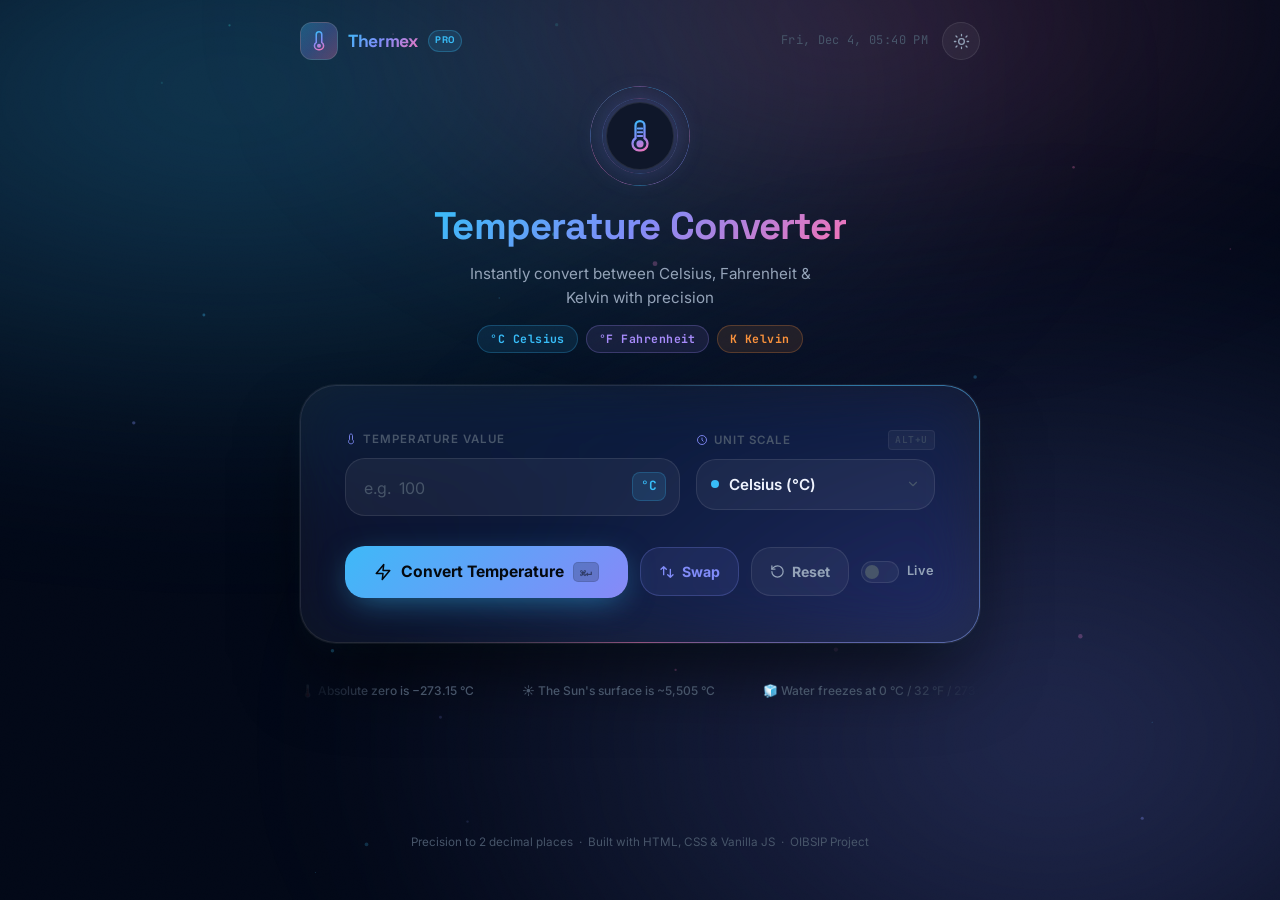
<file: WebDev-L1-Temperature Converter Website/index.html>
<!DOCTYPE html>
<html lang="en" data-theme="dark">
<head>
<meta charset="UTF-8" />
<meta name="viewport" content="width=device-width, initial-scale=1.0" />
<title>Thermex — Premium Temperature Converter</title>
<meta name="description" content="A stunning, precise temperature converter for Celsius, Fahrenheit and Kelvin with live preview and conversion history." />

<link rel="preconnect" href="https://fonts.googleapis.com">
<link rel="preconnect" href="https://fonts.gstatic.com" crossorigin>
<link href="https://fonts.googleapis.com/css2?family=Inter:wght@300;400;500;600;700;800&family=Space+Grotesk:wght@400;500;600;700;800&family=JetBrains+Mono:wght@400;500;600&display=swap" rel="stylesheet">

<link rel="stylesheet" href="style.css" />
</head>
<body>

<!-- ===== Aurora Background ===== -->
<div class="aurora" aria-hidden="true">
  <canvas class="aurora__canvas" id="particleCanvas"></canvas>
  <div class="aurora__layer aurora__layer--1"></div>
  <div class="aurora__layer aurora__layer--2"></div>
  <div class="aurora__layer aurora__layer--3"></div>
  <div class="aurora__noise"></div>
</div>

<!-- ===== App Shell ===== -->
<div class="shell">

  <!-- Top Bar -->
  <header class="topbar">
    <div class="topbar__brand">
      <div class="brand-logo">
        <svg class="brand-logo__svg" width="22" height="22" viewBox="0 0 24 24" fill="none" xmlns="http://www.w3.org/2000/svg">
          <path d="M12 2C10.34 2 9 3.34 9 5V13.54C7.79 14.32 7 15.67 7 17.2C7 19.57 8.93 21.5 11.3 21.5H12.7C15.07 21.5 17 19.57 17 17.2C17 15.67 16.21 14.32 15 13.54V5C15 3.34 13.66 2 12 2Z" stroke="url(#lg-logo)" stroke-width="1.7"/>
          <circle cx="12" cy="17.2" r="2.2" fill="url(#lg-logo)"/>
          <defs>
            <linearGradient id="lg-logo" x1="7" y1="2" x2="17" y2="21.5" gradientUnits="userSpaceOnUse">
              <stop stop-color="#38bdf8"/>
              <stop offset="0.5" stop-color="#818cf8"/>
              <stop offset="1" stop-color="#f472b6"/>
            </linearGradient>
          </defs>
        </svg>
      </div>
      <span class="brand-name">Thermex</span>
      <span class="brand-badge">PRO</span>
    </div>

    <nav class="topbar__right">
      <time class="topbar__clock" id="liveClock" aria-live="off"></time>
      <button class="icon-btn" id="themeToggle" type="button" aria-label="Toggle theme" aria-pressed="false">
        <svg class="icon icon--sun" width="17" height="17" viewBox="0 0 24 24" fill="none" aria-hidden="true">
          <circle cx="12" cy="12" r="4" stroke="currentColor" stroke-width="1.8"/>
          <path d="M12 2v2M12 20v2M4.22 4.22l1.42 1.42M18.36 18.36l1.42 1.42M2 12h2M20 12h2M4.22 19.78l1.42-1.42M18.36 5.64l1.42-1.42" stroke="currentColor" stroke-width="1.8" stroke-linecap="round"/>
        </svg>
        <svg class="icon icon--moon" width="17" height="17" viewBox="0 0 24 24" fill="none" aria-hidden="true">
          <path d="M21 12.79A9 9 0 1 1 11.21 3 7 7 0 0 0 21 12.79z" stroke="currentColor" stroke-width="1.8" stroke-linecap="round" stroke-linejoin="round"/>
        </svg>
      </button>
    </nav>
  </header>

  <!-- Main Content -->
  <main class="main">

    <!-- Hero section -->
    <section class="hero" aria-label="Temperature Converter">
      <div class="hero__icon-wrap" aria-hidden="true">
        <div class="hero__icon-ring hero__icon-ring--outer"></div>
        <div class="hero__icon-ring hero__icon-ring--inner"></div>
        <div class="hero__icon-core">
          <svg width="36" height="36" viewBox="0 0 24 24" fill="none" xmlns="http://www.w3.org/2000/svg">
            <path d="M12 2C10.34 2 9 3.34 9 5V13.54C7.79 14.32 7 15.67 7 17.2C7 19.57 8.93 21.5 11.3 21.5H12.7C15.07 21.5 17 19.57 17 17.2C17 15.67 16.21 14.32 15 13.54V5C15 3.34 13.66 2 12 2Z" stroke="url(#lg-hero)" stroke-width="1.5" fill="rgba(56,189,248,0.07)"/>
            <circle cx="12" cy="17.2" r="2.4" fill="url(#lg-hero)"/>
            <line x1="10.5" y1="7" x2="13.5" y2="7" stroke="url(#lg-hero)" stroke-width="1.2" stroke-linecap="round"/>
            <line x1="10.5" y1="9.5" x2="13.5" y2="9.5" stroke="url(#lg-hero)" stroke-width="1.2" stroke-linecap="round"/>
            <line x1="10.5" y1="12" x2="13.5" y2="12" stroke="url(#lg-hero)" stroke-width="1.2" stroke-linecap="round"/>
            <defs>
              <linearGradient id="lg-hero" x1="7" y1="2" x2="17" y2="22" gradientUnits="userSpaceOnUse">
                <stop stop-color="#38bdf8"/>
                <stop offset="0.5" stop-color="#818cf8"/>
                <stop offset="1" stop-color="#f472b6"/>
              </linearGradient>
            </defs>
          </svg>
        </div>
      </div>

      <h1 class="hero__title">Temperature Converter</h1>
      <p class="hero__sub">Instantly convert between Celsius, Fahrenheit &amp; Kelvin with precision</p>

      <!-- Temp scale chips -->
      <div class="scale-chips" aria-label="Supported scales">
        <span class="chip chip--c">°C Celsius</span>
        <span class="chip chip--f">°F Fahrenheit</span>
        <span class="chip chip--k">K Kelvin</span>
      </div>
    </section>

    <!-- Converter Card -->
    <section class="card" aria-labelledby="converterHeading">
      <div class="card__border-glow" aria-hidden="true"></div>

      <h2 id="converterHeading" class="visually-hidden">Converter form</h2>

      <form id="converterForm" class="form" novalidate>

        <!-- Input row -->
        <div class="input-row">
          <div class="field field--value">
            <label class="field__label" for="tempInput">
              <svg width="12" height="12" viewBox="0 0 24 24" fill="none" aria-hidden="true"><path d="M12 2C10.34 2 9 3.34 9 5V13.54C7.79 14.32 7 15.67 7 17.2C7 19.57 8.93 21.5 11.3 21.5H12.7C15.07 21.5 17 19.57 17 17.2C17 15.67 16.21 14.32 15 13.54V5C15 3.34 13.66 2 12 2Z" stroke="currentColor" stroke-width="1.8"/></svg>
              Temperature Value
            </label>
            <div class="input-wrap">
              <input
                type="text"
                inputmode="decimal"
                id="tempInput"
                name="tempInput"
                placeholder="e.g.  100"
                autocomplete="off"
                aria-describedby="tempError"
                aria-invalid="false"
                class="field__input"
              />
              <span class="input-unit-badge" id="inputUnitBadge">°C</span>
            </div>
          </div>

          <div class="field field--unit">
            <label class="field__label" for="unitSelect">
              <svg width="12" height="12" viewBox="0 0 24 24" fill="none" aria-hidden="true"><circle cx="12" cy="12" r="9" stroke="currentColor" stroke-width="1.8"/><path d="M12 8v4l2.5 2.5" stroke="currentColor" stroke-width="1.8" stroke-linecap="round"/></svg>
              Unit Scale
              <span class="shortcut-hint" title="Alt+U to open">Alt+U</span>
            </label>
            <div class="custom-select" id="customSelect">
              <button type="button" class="custom-select__trigger" id="selectTrigger" aria-haspopup="listbox" aria-expanded="false" title="Alt+U to toggle">
                <span class="custom-select__dot" id="selectDot"></span>
                <span class="custom-select__value" id="selectValue">Celsius (°C)</span>
                <svg class="custom-select__arrow" width="14" height="14" viewBox="0 0 24 24" fill="none" aria-hidden="true">
                  <path d="M6 9L12 15L18 9" stroke="currentColor" stroke-width="2" stroke-linecap="round" stroke-linejoin="round"/>
                </svg>
              </button>
              <ul class="custom-select__list" id="selectList" role="listbox" aria-label="Temperature unit">
                <li role="option" data-value="C" aria-selected="true" class="custom-select__option is-selected">
                  <span class="opt-dot opt-dot--c"></span> Celsius <span class="opt-suffix">°C</span>
                </li>
                <li role="option" data-value="F" aria-selected="false" class="custom-select__option">
                  <span class="opt-dot opt-dot--f"></span> Fahrenheit <span class="opt-suffix">°F</span>
                </li>
                <li role="option" data-value="K" aria-selected="false" class="custom-select__option">
                  <span class="opt-dot opt-dot--k"></span> Kelvin <span class="opt-suffix">K</span>
                </li>
              </ul>
            </div>
            <select id="unitSelect" name="unitSelect" class="visually-hidden" tabindex="-1" aria-hidden="true">
              <option value="C" selected>Celsius</option>
              <option value="F">Fahrenheit</option>
              <option value="K">Kelvin</option>
            </select>
          </div>
        </div>

        <!-- Error message -->
        <div class="error-msg" id="tempError" role="alert" aria-live="assertive"></div>

        <!-- Action buttons -->
        <div class="actions">
          <button type="submit" class="btn btn--primary" id="convertBtn" title="Convert (Ctrl+Enter / ⌘+Enter)">
            <span class="btn__ripple" aria-hidden="true"></span>
            <span class="btn__content">
              <svg class="btn__icon" width="18" height="18" viewBox="0 0 24 24" fill="none" aria-hidden="true">
                <path d="M13 2L3 14h9l-1 8 10-12h-9l1-8z" stroke="currentColor" stroke-width="2" stroke-linecap="round" stroke-linejoin="round"/>
              </svg>
              <span class="btn__text">Convert Temperature</span>
              <kbd class="btn__kbd" aria-hidden="true">⌘↵</kbd>
              <span class="btn__spinner" aria-hidden="true"></span>
            </span>
          </button>

          <button type="button" class="btn btn--swap" id="swapBtn" title="Swap units for inverse conversion">
            <svg width="16" height="16" viewBox="0 0 24 24" fill="none" aria-hidden="true">
              <path d="M7 16V4M7 4L3 8M7 4l4 4" stroke="currentColor" stroke-width="2" stroke-linecap="round" stroke-linejoin="round"/>
              <path d="M17 8v12M17 20l4-4M17 20l-4-4" stroke="currentColor" stroke-width="2" stroke-linecap="round" stroke-linejoin="round"/>
            </svg>
            Swap
          </button>

          <button type="button" class="btn btn--outline" id="resetBtn">
            <svg width="15" height="15" viewBox="0 0 24 24" fill="none" aria-hidden="true">
              <path d="M3 12a9 9 0 1 0 9-9 9.75 9.75 0 0 0-6.74 2.74L3 8" stroke="currentColor" stroke-width="2" stroke-linecap="round" stroke-linejoin="round"/>
              <path d="M3 3v5h5" stroke="currentColor" stroke-width="2" stroke-linecap="round" stroke-linejoin="round"/>
            </svg>
            Reset
          </button>

          <label class="toggle-wrap" title="Convert as you type">
            <input type="checkbox" id="liveToggle" />
            <span class="toggle__track" aria-hidden="true"><span class="toggle__thumb"></span></span>
            <span class="toggle__label">Live</span>
          </label>
        </div>

      </form>

      <!-- Results -->
      <section class="results" id="results" aria-live="polite" hidden>
        <div class="results__header">
          <div class="results__title-wrap">
            <span class="results__dot" aria-hidden="true"></span>
            <h2 class="results__title">Converted Values</h2>
          </div>
          <button type="button" class="pill-btn" id="copyBtn">
            <svg width="13" height="13" viewBox="0 0 24 24" fill="none" aria-hidden="true">
              <rect x="9" y="9" width="13" height="13" rx="2" stroke="currentColor" stroke-width="1.8"/>
              <path d="M5 15H4a2 2 0 0 1-2-2V4a2 2 0 0 1 2-2h9a2 2 0 0 1 2 2v1" stroke="currentColor" stroke-width="1.8"/>
            </svg>
            Copy All
          </button>
        </div>

        <!-- Result Cards Grid -->
        <div class="result-grid" id="resultGrid"></div>

        <!-- Visual gauge -->
        <div class="gauge-wrap" id="gaugeWrap" aria-hidden="true">
          <div class="gauge">
            <div class="gauge__track">
              <div class="gauge__fill" id="gaugeFill"></div>
              <div class="gauge__thumb" id="gaugeThumb"></div>
            </div>
            <div class="gauge__labels">
              <span class="gauge__label" id="gaugeMin">−40°C</span>
              <span class="gauge__label" id="gaugeMid">37°C</span>
              <span class="gauge__label" id="gaugeMax">120°C</span>
            </div>
          </div>
        </div>
      </section>

      <!-- History -->
      <section class="history" id="historySection" hidden>
        <div class="history__header">
          <h2 class="history__title">
            <svg width="14" height="14" viewBox="0 0 24 24" fill="none" aria-hidden="true">
              <circle cx="12" cy="12" r="10" stroke="currentColor" stroke-width="1.8"/>
              <path d="M12 6v6l4 2" stroke="currentColor" stroke-width="1.8" stroke-linecap="round"/>
            </svg>
            Recent Conversions
          </h2>
          <button type="button" class="pill-btn pill-btn--danger" id="clearHistoryBtn">
            <svg width="12" height="12" viewBox="0 0 24 24" fill="none" aria-hidden="true">
              <path d="M3 6h18M8 6V4h8v2M19 6l-1 14H6L5 6" stroke="currentColor" stroke-width="1.8" stroke-linecap="round" stroke-linejoin="round"/>
            </svg>
            Clear
          </button>
        </div>
        <ul class="history__list" id="historyList"></ul>
      </section>

    </section><!-- /card -->

    <!-- Fun facts ticker -->
    <div class="facts-ticker" aria-label="Temperature facts">
      <div class="facts-ticker__inner" id="factsTicker">
        <span>🌡️ Absolute zero is −273.15 °C</span>
        <span>☀️ The Sun's surface is ~5,505 °C</span>
        <span>🧊 Water freezes at 0 °C / 32 °F / 273.15 K</span>
        <span>♨️ Water boils at 100 °C / 212 °F / 373.15 K</span>
        <span>🌡️ Normal body temp is 37 °C / 98.6 °F</span>
        <span>🔥 Iron melts at 1,538 °C / 2,800 °F</span>
      </div>
    </div>

  </main>

  <footer class="foot">
    <p>Precision to 2 decimal places &nbsp;·&nbsp; Built with HTML, CSS &amp; Vanilla JS &nbsp;·&nbsp; OIBSIP Project</p>
  </footer>

</div><!-- /shell -->

<!-- Toast container -->
<div class="toast-stack" id="toastStack" aria-live="polite"></div>

<script src="script.js"></script>
</body>
</html>
</file>
<file: WebDev-L1-LandingPage/style.css>
/* color palette and theme variables */
:root {
    /* main colors */
    --bg-main: #07080d;
    --bg-section: #0b0c16;
    --bg-card: rgba(16, 18, 30, 0.4);
    --border-color: rgba(255, 255, 255, 0.05);
    --border-hover: rgba(124, 58, 237, 0.35);
    
    --text-main: #f8fafc;
    --text-sub: #94a3b8;
    --text-muted: #475569;
    
    /* accents and glows */
    --accent: #7c3aed;
    --accent-light: #a78bfa;
    --accent-pink: #ff2a85;
    --accent-cyan: #00f5ff;
    --accent-glow: rgba(124, 58, 237, 0.2);
    
    /* color gradients */
    --gradient-primary: linear-gradient(135deg, #7c3aed, #ff2a85);
    --gradient-text: linear-gradient(135deg, #a78bfa 0%, #ff2a85 50%, #00f5ff 100%);
    --gradient-dark: linear-gradient(180deg, #07080d 0%, #0b0c16 100%);
    
    /* font declarations */
    --font-title: 'Outfit', 'Inter', -apple-system, sans-serif;
    --font-body: 'Inter', -apple-system, sans-serif;
    
    /* layout adjustments and animations */
    --blur-card: blur(16px);
    --shadow-glow: 0 10px 40px rgba(124, 58, 237, 0.15);
    --transition: all 0.4s cubic-bezier(0.16, 1, 0.3, 1);
}

/* basic reset and global layout settings */
*,
*::before,
*::after {
    margin: 0;
    padding: 0;
    box-sizing: border-box;
}

html {
    scroll-behavior: smooth;
    font-size: 16px;
}

body {
    font-family: var(--font-body);
    background: var(--bg-main);
    color: var(--text-main);
    line-height: 1.6;
    overflow-x: hidden;
    -webkit-font-smoothing: antialiased;
    -moz-osx-font-smoothing: grayscale;
}

main {
    overflow: hidden;
}

.container {
    max-width: 1200px;
    margin: 0 auto;
    padding: 0 2rem;
    position: relative;
    z-index: 2;
}

/* styles for custom scrollbar */
::-webkit-scrollbar {
    width: 8px;
}

::-webkit-scrollbar-track {
    background: var(--bg-main);
}

::-webkit-scrollbar-thumb {
    background: var(--accent);
    border-radius: 4px;
}

::-webkit-scrollbar-thumb:hover {
    background: var(--accent-light);
}

/* headings, fonts, and quick helpers */
h1, h2, h3, h4 {
    font-family: var(--font-title);
    font-weight: 700;
    letter-spacing: -0.02em;
}

.gradient-text {
    background: var(--gradient-text);
    background-size: 200% 200%;
    -webkit-background-clip: text;
    background-clip: text;
    color: transparent;
    animation: gradientShift 5s ease-in-out infinite;
}

@keyframes gradientShift {
    0%, 100% { background-position: 0% 50%; }
    50% { background-position: 100% 50%; }
}

/* generic button styles */
.btn-primary {
    display: inline-flex;
    align-items: center;
    justify-content: center;
    gap: 0.5rem;
    background: var(--gradient-primary);
    color: #fff;
    font-weight: 600;
    font-family: var(--font-title);
    padding: 0.8rem 2.2rem;
    border-radius: 50px;
    border: none;
    text-decoration: none;
    transition: var(--transition);
    box-shadow: 0 4px 20px rgba(124, 58, 237, 0.35);
    cursor: pointer;
    font-size: 1rem;
    position: relative;
    overflow: hidden;
    z-index: 1;
}

.btn-primary::before {
    content: '';
    position: absolute;
    top: 0;
    left: -100%;
    width: 100%;
    height: 100%;
    background: linear-gradient(90deg, transparent, rgba(255, 255, 255, 0.25), transparent);
    transition: left 0.6s ease;
    z-index: -1;
}

.btn-primary:hover::before {
    left: 100%;
}

.btn-primary:hover {
    transform: translateY(-3px);
    box-shadow: 0 8px 30px rgba(255, 42, 133, 0.45);
}

.btn-primary:active {
    transform: translateY(-1px);
}

.btn-secondary {
    display: inline-flex;
    align-items: center;
    justify-content: center;
    gap: 0.5rem;
    background: rgba(255, 255, 255, 0.03);
    color: var(--text-main);
    font-weight: 600;
    font-family: var(--font-title);
    padding: 0.8rem 2.2rem;
    border-radius: 50px;
    border: 1.5px solid var(--border-color);
    text-decoration: none;
    transition: var(--transition);
    cursor: pointer;
    font-size: 1rem;
}

.btn-secondary:hover {
    border-color: var(--accent-cyan);
    background: rgba(0, 245, 255, 0.05);
    transform: translateY(-3px);
    box-shadow: 0 8px 30px rgba(0, 245, 255, 0.15);
}

.btn-large {
    padding: 1.1rem 2.6rem;
    font-size: 1.05rem;
}

.btn-sm {
    padding: 0.6rem 1.4rem;
    font-size: 0.9rem;
}

.btn-block {
    width: 100%;
    justify-content: center;
}

/* navigation bar styles (mobile & desktop) */
.navbar {
    position: fixed;
    top: 0;
    left: 0;
    width: 100%;
    z-index: 1000;
    padding: 1.25rem 0;
    background: rgba(7, 8, 13, 0.7);
    backdrop-filter: var(--blur-card);
    -webkit-backdrop-filter: var(--blur-card);
    border-bottom: 1px solid var(--border-color);
    transition: var(--transition);
}

.navbar-container {
    max-width: 1200px;
    margin: 0 auto;
    padding: 0 2rem;
    display: flex;
    align-items: center;
    justify-content: space-between;
}

.nav-logo {
    font-family: var(--font-title);
    font-weight: 800;
    font-size: 1.6rem;
    letter-spacing: -0.5px;
    color: #fff;
    text-decoration: none;
    display: flex;
    align-items: center;
    gap: 0.5rem;
}

.logo-icon {
    width: 36px;
    height: 36px;
    background: var(--gradient-primary);
    border-radius: 10px;
    display: flex;
    align-items: center;
    justify-content: center;
    font-size: 1.1rem;
    box-shadow: 0 0 15px rgba(124, 58, 237, 0.4);
}

.nav-logo span {
    background: var(--gradient-primary);
    -webkit-background-clip: text;
    background-clip: text;
    color: transparent;
}

.nav-links {
    display: flex;
    align-items: center;
    gap: 2rem;
    list-style: none;
}

.nav-link {
    color: var(--text-sub);
    text-decoration: none;
    font-family: var(--font-title);
    font-weight: 500;
    font-size: 0.95rem;
    transition: var(--transition);
    position: relative;
    padding: 0.25rem 0;
}

.nav-link::after {
    content: '';
    position: absolute;
    bottom: 0;
    left: 50%;
    width: 0;
    height: 2px;
    background: var(--gradient-primary);
    transition: var(--transition);
    transform: translateX(-50%);
}

.nav-link:hover {
    color: #fff;
}

.nav-link:hover::after {
    width: 100%;
}

/* hamburger icon for mobile layout */
.hamburger {
    display: none;
    flex-direction: column;
    gap: 6px;
    background: none;
    border: none;
    cursor: pointer;
    padding: 4px;
    z-index: 1001;
}

.hamburger span {
    display: block;
    width: 26px;
    height: 2px;
    background: var(--text-main);
    border-radius: 2px;
    transition: var(--transition);
    transform-origin: center;
}

/* drawer layout for mobile screen width */
.nav-drawer {
    display: none;
}

/* checkbox hack to toggle menu drawer */
.nav-toggle {
    display: none;
}

/* landing page hero section */
.hero {
    min-height: 100vh;
    display: flex;
    align-items: center;
    position: relative;
    padding: 8rem 0 4rem;
    background: var(--bg-main);
    overflow: hidden;
}

.hero::before {
    content: '';
    position: absolute;
    top: -30%;
    right: -20%;
    width: 70vw;
    height: 70vw;
    background: radial-gradient(circle, rgba(124, 58, 237, 0.12), transparent 70%);
    pointer-events: none;
    z-index: 1;
}

.hero::after {
    content: '';
    position: absolute;
    bottom: -10%;
    left: -10%;
    width: 50vw;
    height: 50vw;
    background: radial-gradient(circle, rgba(255, 42, 133, 0.06), transparent 70%);
    pointer-events: none;
    z-index: 1;
}

.hero-container {
    display: grid;
    grid-template-columns: 1.2fr 1fr;
    gap: 4rem;
    align-items: center;
}

.hero-content {
    display: flex;
    flex-direction: column;
    gap: 1.75rem;
    position: relative;
    z-index: 3;
}

.hero-badge {
    display: inline-flex;
    align-items: center;
    gap: 0.6rem;
    background: rgba(124, 58, 237, 0.1);
    border: 1px solid rgba(124, 58, 237, 0.2);
    border-radius: 50px;
    padding: 0.5rem 1.2rem;
    font-family: var(--font-title);
    font-size: 0.85rem;
    font-weight: 600;
    color: var(--accent-light);
    width: fit-content;
    box-shadow: 0 0 20px rgba(124, 58, 237, 0.05);
}

.hero-badge i {
    font-size: 0.9rem;
    background: var(--gradient-primary);
    -webkit-background-clip: text;
    background-clip: text;
    color: transparent;
}

.hero-title {
    font-size: 4.5rem;
    line-height: 1.05;
    font-weight: 900;
    letter-spacing: -0.03em;
}

.hero-subtitle {
    font-size: 1.15rem;
    color: var(--text-sub);
    max-width: 540px;
    line-height: 1.75;
}

.hero-actions {
    display: flex;
    gap: 1.25rem;
    flex-wrap: wrap;
}

.hero-stats {
    display: flex;
    align-items: center;
    gap: 2rem;
    margin-top: 1rem;
    padding-top: 2rem;
    border-top: 1px solid var(--border-color);
}

.stat-item {
    display: flex;
    flex-direction: column;
}

.stat-number {
    font-family: var(--font-title);
    font-size: 1.8rem;
    font-weight: 800;
    color: #fff;
}

.stat-label {
    font-size: 0.85rem;
    color: var(--text-sub);
}

.stat-divider {
    width: 1px;
    height: 36px;
    background: var(--border-color);
}

/* glowing orb and svg graphics */
.hero-visual {
    display: flex;
    justify-content: center;
    align-items: center;
    position: relative;
    z-index: 2;
}

.hero-graphic {
    width: 440px;
    height: 440px;
    position: relative;
    display: flex;
    justify-content: center;
    align-items: center;
}

.hero-orb {
    width: 280px;
    height: 280px;
    border-radius: 50%;
    background: radial-gradient(circle, rgba(124, 58, 237, 0.25) 0%, rgba(255, 42, 133, 0.05) 50%, transparent 70%);
    position: absolute;
    filter: blur(20px);
    animation: orbPulse 6s ease-in-out infinite;
}

@keyframes orbPulse {
    0%, 100% { transform: scale(1); opacity: 0.7; }
    50% { transform: scale(1.15); opacity: 1; }
}

.hero-grid {
    width: 320px;
    height: 320px;
    background-image: 
        linear-gradient(rgba(255, 255, 255, 0.03) 1px, transparent 1px),
        linear-gradient(90deg, rgba(255, 255, 255, 0.03) 1px, transparent 1px);
    background-size: 20px 20px;
    border-radius: 50%;
    position: absolute;
    border: 1px solid rgba(255, 255, 255, 0.04);
    animation: gridRotate 25s linear infinite;
    pointer-events: none;
}

@keyframes gridRotate {
    0% { transform: rotate(0deg); }
    100% { transform: rotate(360deg); }
}

.hero-svg {
    width: 360px;
    height: 360px;
    position: absolute;
    z-index: 2;
    overflow: visible;
}

.floating-element {
    position: absolute;
    background: rgba(18, 20, 32, 0.55);
    backdrop-filter: var(--blur-card);
    -webkit-backdrop-filter: var(--blur-card);
    border: 1px solid var(--border-color);
    border-radius: 16px;
    padding: 0.8rem 1.2rem;
    display: flex;
    align-items: center;
    gap: 0.8rem;
    box-shadow: 0 10px 30px rgba(0, 0, 0, 0.4);
    animation: float 6s ease-in-out infinite;
    z-index: 4;
    transition: var(--transition);
}

.floating-element i {
    font-size: 1.4rem;
    background: var(--gradient-primary);
    -webkit-background-clip: text;
    background-clip: text;
    color: transparent;
}

.float-details {
    display: flex;
    flex-direction: column;
}

.float-details strong {
    font-size: 0.85rem;
    font-family: var(--font-title);
    color: #fff;
}

.float-details span {
    font-size: 0.75rem;
    color: var(--text-sub);
}

.el1 { top: 0; left: -10px; animation-delay: 0s; }
.el2 { bottom: 60px; right: -20px; animation-delay: -2s; }
.el3 { bottom: -10px; left: 60px; animation-delay: -4s; }

.floating-element:hover {
    transform: translateY(-5px) scale(1.05);
    border-color: var(--border-hover);
    box-shadow: var(--shadow-glow);
}

@keyframes float {
    0%, 100% { transform: translateY(0px) rotate(0deg); }
    50% { transform: translateY(-16px) rotate(2deg); }
}

.hero-wave {
    position: absolute;
    bottom: -1px;
    left: 0;
    width: 100%;
    z-index: 2;
    pointer-events: none;
}

.hero-wave svg {
    display: block;
    width: 100%;
    height: auto;
}

/* shared header styles for main sections */
.section-header {
    text-align: center;
    max-width: 680px;
    margin: 0 auto 4rem;
}

.section-tag {
    display: inline-block;
    font-size: 0.85rem;
    font-weight: 700;
    text-transform: uppercase;
    letter-spacing: 2px;
    background: var(--gradient-primary);
    -webkit-background-clip: text;
    background-clip: text;
    color: transparent;
    margin-bottom: 0.75rem;
    font-family: var(--font-title);
}

.section-title {
    font-size: 3rem;
    line-height: 1.15;
    font-weight: 800;
}

.section-subtitle {
    font-size: 1.1rem;
    color: var(--text-sub);
    margin-top: 1rem;
}

/* our capabilities and services grid */
.features {
    padding: 7rem 0;
    background: var(--bg-section);
    position: relative;
}

.features-grid {
    display: grid;
    grid-template-columns: repeat(auto-fit, minmax(340px, 1fr));
    gap: 2rem;
}

.feature-card {
    background: var(--bg-card);
    backdrop-filter: var(--blur-card);
    -webkit-backdrop-filter: var(--blur-card);
    padding: 3rem 2.25rem;
    border-radius: 24px;
    border: 1px solid var(--border-color);
    transition: var(--transition);
    display: flex;
    flex-direction: column;
}

.feature-icon-wrapper {
    margin-bottom: 1.5rem;
}

.feature-icon {
    width: 52px;
    height: 52px;
    background: rgba(124, 58, 237, 0.1);
    border: 1.5px solid rgba(124, 58, 237, 0.25);
    border-radius: 14px;
    display: flex;
    align-items: center;
    justify-content: center;
    font-size: 1.4rem;
    color: var(--accent-light);
    transition: var(--transition);
}

.feature-card:hover {
    transform: translateY(-8px);
    border-color: var(--border-hover);
    box-shadow: var(--shadow-glow);
    background: rgba(18, 20, 32, 0.6);
}

.feature-card:hover .feature-icon {
    background: var(--gradient-primary);
    color: #fff;
    border-color: transparent;
    box-shadow: 0 0 20px rgba(255, 42, 133, 0.45);
}

.feature-title {
    font-size: 1.35rem;
    font-weight: 700;
    margin-bottom: 0.75rem;
}

.feature-desc {
    color: var(--text-sub);
    font-size: 0.95rem;
    line-height: 1.7;
    margin-bottom: 1.75rem;
    flex-grow: 1;
}

.feature-link {
    color: var(--accent-cyan);
    text-decoration: none;
    font-weight: 600;
    font-family: var(--font-title);
    font-size: 0.9rem;
    display: inline-flex;
    align-items: center;
    gap: 0.5rem;
    transition: var(--transition);
    width: fit-content;
}

.feature-link i {
    font-size: 0.75rem;
    transition: var(--transition);
}

.feature-card:hover .feature-link {
    color: var(--accent-light);
}

.feature-card:hover .feature-link i {
    transform: translateX(4px);
}

/* brand story and about us content */
.about {
    padding: 7rem 0;
    background: var(--bg-main);
    position: relative;
}

.about-grid {
    display: grid;
    grid-template-columns: 1.1fr 1fr;
    gap: 5rem;
    align-items: center;
}

.about-content {
    display: flex;
    flex-direction: column;
    gap: 1.5rem;
}

.about-badge {
    display: inline-flex;
    align-items: center;
    gap: 0.6rem;
    font-family: var(--font-title);
    font-size: 0.85rem;
    font-weight: 700;
    text-transform: uppercase;
    letter-spacing: 1px;
    color: var(--accent-cyan);
}

.about-title {
    font-size: 2.8rem;
    line-height: 1.15;
    font-weight: 800;
}

.about-text {
    color: var(--text-sub);
    font-size: 1.05rem;
    line-height: 1.75;
}

.about-actions {
    margin-top: 1rem;
}

/* badge highlight grids */
.about-stats-grid {
    display: grid;
    grid-template-columns: 1fr 1fr;
    gap: 1.5rem;
}

.about-stat-card {
    background: var(--bg-card);
    backdrop-filter: var(--blur-card);
    -webkit-backdrop-filter: var(--blur-card);
    border: 1px solid var(--border-color);
    padding: 2.5rem 1.75rem;
    border-radius: 20px;
    display: flex;
    flex-direction: column;
    gap: 0.75rem;
    transition: var(--transition);
    position: relative;
    overflow: hidden;
}

.about-stat-card::before {
    content: '';
    position: absolute;
    top: 0;
    left: 0;
    width: 100%;
    height: 3px;
    background: transparent;
    transition: var(--transition);
}

.stat-icon {
    font-size: 1.6rem;
    background: var(--gradient-primary);
    -webkit-background-clip: text;
    background-clip: text;
    color: transparent;
    margin-bottom: 0.25rem;
}

.stat-num {
    font-family: var(--font-title);
    font-size: 2.5rem;
    font-weight: 900;
    color: #fff;
    line-height: 1;
}

.stat-lbl {
    font-size: 0.85rem;
    color: var(--text-sub);
    font-weight: 500;
}

.about-stat-card:hover {
    transform: translateY(-6px);
    border-color: var(--border-hover);
    box-shadow: var(--shadow-glow);
}

.about-stat-card:hover::before {
    background: var(--gradient-primary);
}

/* client feedback reviews grid */
.testimonials {
    padding: 7rem 0;
    background: var(--bg-section);
    position: relative;
}

.testimonial-grid {
    display: grid;
    grid-template-columns: repeat(3, 1fr);
    gap: 2rem;
}

.testimonial-card {
    background: var(--bg-card);
    backdrop-filter: var(--blur-card);
    -webkit-backdrop-filter: var(--blur-card);
    padding: 3rem 2.5rem;
    border-radius: 24px;
    border: 1px solid var(--border-color);
    display: flex;
    flex-direction: column;
    transition: var(--transition);
}

.testimonial-quote {
    font-size: 2.5rem;
    line-height: 1;
    background: var(--gradient-primary);
    -webkit-background-clip: text;
    background-clip: text;
    color: transparent;
    opacity: 0.4;
    margin-bottom: 1.5rem;
}

.testimonial-text {
    font-size: 1.05rem;
    line-height: 1.75;
    color: var(--text-main);
    margin-bottom: 2rem;
    font-style: italic;
    font-weight: 300;
    flex-grow: 1;
}

.testimonial-author {
    display: flex;
    align-items: center;
    gap: 1.25rem;
    margin-top: auto;
    padding-top: 1.5rem;
    border-top: 1px solid var(--border-color);
}

.author-avatar {
    width: 50px;
    height: 50px;
    border-radius: 50%;
    overflow: hidden;
    border: 2px solid var(--accent);
    flex-shrink: 0;
}

.author-avatar img {
    width: 100%;
    height: 100%;
    object-fit: cover;
}

.author-info {
    display: flex;
    flex-direction: column;
}

.author-name {
    font-family: var(--font-title);
    font-weight: 700;
    font-size: 1.05rem;
    color: #fff;
}

.author-role {
    font-size: 0.8rem;
    color: var(--text-sub);
    margin-top: 0.1rem;
}

.author-rating {
    display: flex;
    gap: 2px;
    margin-top: 0.35rem;
    color: #f59e0b; /* Amber */
    font-size: 0.75rem;
}

.testimonial-card:hover {
    transform: translateY(-8px);
    border-color: var(--border-hover);
    box-shadow: var(--shadow-glow);
    background: rgba(18, 20, 32, 0.6);
}

/* service pricing plans */
.pricing {
    padding: 7rem 0;
    background: var(--bg-main);
}

.pricing-grid {
    display: grid;
    grid-template-columns: repeat(3, 1fr);
    gap: 2.25rem;
    align-items: stretch;
}

.pricing-card {
    background: var(--bg-card);
    backdrop-filter: var(--blur-card);
    -webkit-backdrop-filter: var(--blur-card);
    padding: 3.5rem 2.5rem;
    border-radius: 28px;
    border: 1px solid var(--border-color);
    display: flex;
    flex-direction: column;
    transition: var(--transition);
    position: relative;
}

.pricing-card:hover {
    transform: translateY(-8px);
    border-color: var(--border-hover);
    box-shadow: var(--shadow-glow);
}

.pricing-card.featured {
    border-color: var(--accent);
    background: rgba(20, 16, 38, 0.55);
}

.pricing-card.featured::after {
    content: '';
    position: absolute;
    top: 0;
    left: 0;
    right: 0;
    bottom: 0;
    border-radius: 28px;
    background: radial-gradient(circle at 50% 0%, rgba(124, 58, 237, 0.12), transparent 70%);
    pointer-events: none;
    z-index: 1;
}

.pricing-badge {
    position: absolute;
    top: 0;
    right: 2rem;
    background: var(--gradient-primary);
    color: #fff;
    font-family: var(--font-title);
    font-size: 0.75rem;
    font-weight: 700;
    text-transform: uppercase;
    letter-spacing: 1px;
    padding: 0.5rem 1.25rem;
    border-radius: 0 0 14px 14px;
    box-shadow: 0 4px 15px rgba(255, 42, 133, 0.3);
}

.pricing-card-header {
    margin-bottom: 2.25rem;
}

.pricing-name {
    font-size: 1.4rem;
    font-weight: 700;
    color: #fff;
}

.pricing-price {
    display: flex;
    align-items: baseline;
    gap: 0.25rem;
    margin: 0.75rem 0;
}

.price-amount {
    font-family: var(--font-title);
    font-size: 3.2rem;
    font-weight: 800;
    color: #fff;
    line-height: 1;
}

.price-period {
    color: var(--text-sub);
    font-size: 0.95rem;
}

.pricing-desc {
    color: var(--text-sub);
    font-size: 0.9rem;
    margin-top: 0.5rem;
}

.pricing-features {
    list-style: none;
    display: flex;
    flex-direction: column;
    gap: 1rem;
    margin-bottom: 2.5rem;
    flex-grow: 1;
}

.pricing-features li {
    display: flex;
    align-items: center;
    gap: 0.8rem;
    color: var(--text-sub);
    font-size: 0.95rem;
}

.pricing-features li i {
    color: var(--accent-cyan);
    font-size: 0.9rem;
}

.pricing-card.featured .pricing-features li i {
    color: var(--accent-pink);
}

/* footer area setup */
.footer {
    background: #040509;
    border-top: 1px solid var(--border-color);
    padding: 6rem 0 0;
}

.footer-container {
    display: grid;
    grid-template-columns: 2.2fr 2fr 1.8fr;
    gap: 4rem;
    padding-bottom: 4rem;
    border-bottom: 1px solid var(--border-color);
}

.footer-brand {
    display: flex;
    flex-direction: column;
    gap: 1.25rem;
}

.footer-logo {
    font-family: var(--font-title);
    font-weight: 800;
    font-size: 1.6rem;
    color: #fff;
    display: flex;
    align-items: center;
    gap: 0.5rem;
}

.logo-icon-small {
    width: 30px;
    height: 30px;
    background: var(--gradient-primary);
    border-radius: 8px;
    display: flex;
    align-items: center;
    justify-content: center;
    font-size: 0.95rem;
}

.footer-logo span {
    background: var(--gradient-primary);
    -webkit-background-clip: text;
    background-clip: text;
    color: transparent;
}

.footer-desc {
    color: var(--text-sub);
    font-size: 0.95rem;
    line-height: 1.7;
    max-width: 320px;
}

.footer-socials {
    display: flex;
    gap: 1rem;
}

.footer-socials a {
    width: 42px;
    height: 42px;
    background: rgba(255, 255, 255, 0.02);
    border-radius: 50%;
    display: flex;
    align-items: center;
    justify-content: center;
    color: var(--text-sub);
    text-decoration: none;
    border: 1px solid var(--border-color);
    transition: var(--transition);
}

.footer-socials a:hover {
    background: var(--gradient-primary);
    color: #fff;
    border-color: transparent;
    transform: translateY(-3px);
    box-shadow: 0 5px 15px rgba(255, 42, 133, 0.35);
}

.footer-links {
    display: grid;
    grid-template-columns: 1fr 1fr;
    gap: 2rem;
}

.footer-links-column {
    display: flex;
    flex-direction: column;
    gap: 1rem;
}

.footer-links-title {
    font-family: var(--font-title);
    font-weight: 700;
    font-size: 0.95rem;
    color: #fff;
    text-transform: uppercase;
    letter-spacing: 1px;
    margin-bottom: 0.5rem;
}

.footer-links-column a {
    color: var(--text-sub);
    text-decoration: none;
    font-size: 0.95rem;
    transition: var(--transition);
}

.footer-links-column a:hover {
    color: var(--accent-cyan);
    padding-left: 4px;
}

/* email subscription form styling */
.footer-newsletter {
    display: flex;
    flex-direction: column;
    gap: 1rem;
}

.newsletter-desc {
    color: var(--text-sub);
    font-size: 0.95rem;
    line-height: 1.6;
}

.newsletter-form {
    display: flex;
    gap: 0.5rem;
    width: 100%;
}

.newsletter-input {
    flex-grow: 1;
    padding: 0.85rem 1.25rem;
    border-radius: 50px;
    border: 1px solid var(--border-color);
    background: rgba(255, 255, 255, 0.02);
    color: #fff;
    font-family: var(--font-body);
    font-size: 0.9rem;
    transition: var(--transition);
}

.newsletter-input:focus {
    outline: none;
    border-color: var(--accent);
    background: rgba(124, 58, 237, 0.05);
}

.newsletter-input::placeholder {
    color: var(--text-muted);
}

/* legal stuff and main contact email */
.footer-bottom {
    padding: 2rem 0;
    margin-top: 2rem;
}

.footer-bottom-container {
    display: flex;
    justify-content: space-between;
    align-items: center;
}

.footer-copyright {
    color: var(--text-muted);
    font-size: 0.85rem;
}

.footer-contact-email {
    color: var(--text-sub);
    font-size: 0.875rem;
    display: flex;
    align-items: center;
    gap: 0.5rem;
}

.footer-contact-email i {
    color: var(--accent-light);
}

/* responsiveness & adaptive layout breakpoints */
@media (max-width: 1100px) {
    .hero-title {
        font-size: 3.5rem;
    }
    
    .hero-container {
        gap: 2rem;
    }
    
    .about-grid {
        gap: 3rem;
    }
    
    .pricing-grid {
        gap: 1.5rem;
    }
}

@media (max-width: 992px) {
    .hero-container {
        grid-template-columns: 1fr;
        text-align: center;
        gap: 3rem;
    }
    
    .hero-content {
        align-items: center;
    }
    
    .hero-subtitle {
        max-width: 100%;
    }
    
    .hero-actions {
        justify-content: center;
    }
    
    .hero-stats {
        justify-content: center;
        width: 100%;
    }
    
    .hero-visual {
        margin-top: 1rem;
    }
    
    .about-grid {
        grid-template-columns: 1fr;
        gap: 4rem;
    }
    
    .about-content {
        align-items: center;
        text-align: center;
    }
    
    .testimonial-grid {
        grid-template-columns: repeat(2, 1fr);
    }
    
    .pricing-grid {
        grid-template-columns: repeat(2, 1fr);
        max-width: 800px;
        margin: 0 auto;
    }
    
    .footer-container {
        grid-template-columns: 1.2fr 1fr;
        gap: 3rem;
    }
    
    .footer-newsletter {
        grid-column: span 2;
    }
}

@media (max-width: 768px) {
    .navbar {
        padding: 1rem 0;
    }
    
    .nav-links {
        display: none;
    }
    
    .hamburger {
        display: flex;
    }
    
    /* style drawer position on tablet/mobile */
    .nav-drawer {
        position: fixed;
        top: 71px; /* Navbar Height */
        left: 0;
        width: 100%;
        height: calc(100vh - 71px);
        background: rgba(7, 8, 13, 0.98);
        backdrop-filter: var(--blur-card);
        -webkit-backdrop-filter: var(--blur-card);
        display: flex;
        flex-direction: column;
        padding: 2.5rem 2rem;
        gap: 1.25rem;
        transform: translateY(-100%);
        opacity: 0;
        pointer-events: none;
        transition: var(--transition);
        border-top: 1px solid var(--border-color);
        z-index: 999;
    }
    
    .drawer-link {
        color: var(--text-sub);
        text-decoration: none;
        font-family: var(--font-title);
        font-weight: 500;
        font-size: 1.25rem;
        padding: 0.8rem 0;
        border-bottom: 1px solid rgba(255, 255, 255, 0.03);
        transition: var(--transition);
    }
    
    .drawer-link:hover {
        color: #fff;
        padding-left: 8px;
    }
    
    /* slide drawer in if toggle is checked */
    .nav-toggle:checked ~ .nav-drawer {
        transform: translateY(0);
        opacity: 1;
        pointer-events: all;
    }
    
    /* turn hamburger bars into close X */
    .nav-toggle:checked ~ .navbar-container .hamburger span:nth-child(1) {
        transform: rotate(45deg) translate(6px, 6px);
    }
    
    .nav-toggle:checked ~ .navbar-container .hamburger span:nth-child(2) {
        opacity: 0;
        transform: scaleX(0);
    }
    
    .nav-toggle:checked ~ .navbar-container .hamburger span:nth-child(3) {
        transform: rotate(-45deg) translate(6px, -6px);
    }
    
    /* align stats nicely on small layouts */
    .about-stats-grid {
        max-width: 500px;
        margin: 0 auto;
    }
    
    .testimonial-grid {
        grid-template-columns: 1fr;
    }
    
    .pricing-grid {
        grid-template-columns: 1fr;
        max-width: 420px;
    }
    
    .footer-container {
        grid-template-columns: 1fr;
        gap: 3rem;
        text-align: center;
    }
    
    .footer-brand {
        align-items: center;
    }
    
    .footer-desc {
        max-width: 100%;
    }
    
    .footer-links {
        grid-template-columns: 1fr 1fr;
        text-align: left;
    }
    
    .footer-newsletter {
        grid-column: span 1;
        align-items: center;
    }
    
    .footer-bottom-container {
        flex-direction: column;
        gap: 1rem;
        text-align: center;
    }
}

@media (max-width: 576px) {
    .hero-title {
        font-size: 2.8rem;
    }
    
    .section-title {
        font-size: 2.2rem;
    }
    
    .about-title {
        font-size: 2.2rem;
    }
    
    .hero-actions {
        flex-direction: column;
        width: 100%;
    }
    
    .hero-actions .btn-primary,
    .hero-actions .btn-secondary {
        width: 100%;
    }
    
    .about-stats-grid {
        grid-template-columns: 1fr;
        width: 100%;
    }
    
    .footer-links {
        grid-template-columns: 1fr;
        text-align: center;
    }
    
    .footer-links-column a:hover {
        padding-left: 0;
    }
    
    .newsletter-form {
        flex-direction: column;
        border-radius: 20px;
        gap: 0.75rem;
    }
    
    .newsletter-input {
        width: 100%;
    }
    
    .hero-visual {
        display: none; /* Hide visual on small mobile to avoid layout crowding */
    }
}
</file>
<file: WebDev-L1-Portfoio Website/style.css>
/* 
================================================================
   PORTFOLIO WEBSITE - PREMIUM STYLESHEET
   Author: Muhammad Furqan (Senior Developer Refactor)
================================================================
*/

@import url('https://fonts.googleapis.com/css2?family=Outfit:wght@300;400;500;600;700;800&family=JetBrains+Mono:wght@400;500;700&display=swap');

/* ----- DESIGN TOKENS & VARIABLE SYSTEM ----- */
:root {
  /* Colors */
  --bg-dark: #060913;
  --bg-card: rgba(15, 23, 42, 0.45);
  --bg-card-hover: rgba(30, 41, 59, 0.7);
  --border-light: rgba(255, 255, 255, 0.08);
  --border-glow: rgba(0, 242, 254, 0.25);
  
  --text-main: #f8fafc;
  --text-muted: #94a3b8;
  --text-dark: #0f172a;
  
  --accent-cyan: #00f2fe;
  --accent-blue: #38bdf8;
  --accent-purple: #c084fc;
  --accent-gradient: linear-gradient(135deg, #00f2fe 0%, #38bdf8 50%, #c084fc 100%);
  --accent-glow: rgba(0, 242, 254, 0.15);
  --purple-glow: rgba(192, 132, 252, 0.15);
  
  /* Layout & Shadows */
  --radius-lg: 24px;
  --radius-md: 16px;
  --radius-sm: 8px;
  --shadow-sm: 0 4px 6px -1px rgb(0 0 0 / 0.1);
  --shadow-md: 0 10px 15px -3px rgb(0 0 0 / 0.1);
  --shadow-lg: 0 20px 25px -5px rgb(0 0 0 / 0.1), 0 0 50px -10px rgba(0, 242, 254, 0.1);
  
  /* Transition speed */
  --transition: all 0.4s cubic-bezier(0.16, 1, 0.3, 1);
}

/* ----- GLOBAL RESET & BASE STYLES ----- */
* {
  margin: 0;
  padding: 0;
  box-sizing: border-box;
}

html {
  scroll-behavior: smooth;
  scroll-padding-top: 100px;
  overflow-x: hidden;
}

body {
  font-family: 'Outfit', sans-serif;
  background-color: var(--bg-dark);
  color: var(--text-main);
  line-height: 1.65;
  overflow-x: hidden;
  background-image: 
    radial-gradient(circle at 10% 20%, rgba(192, 132, 252, 0.08) 0%, transparent 40%),
    radial-gradient(circle at 90% 80%, rgba(0, 242, 254, 0.08) 0%, transparent 40%);
  background-attachment: fixed;
}

/* Custom Scrollbar */
::-webkit-scrollbar {
  width: 10px;
}
::-webkit-scrollbar-track {
  background: var(--bg-dark);
}
::-webkit-scrollbar-thumb {
  background: rgba(255, 255, 255, 0.1);
  border-radius: 20px;
  border: 2px solid var(--bg-dark);
  transition: var(--transition);
}
::-webkit-scrollbar-thumb:hover {
  background: var(--accent-cyan);
}

/* Layout Utilities */
.container {
  max-width: 1240px;
  margin: 0 auto;
  padding: 0 2rem;
}

section {
  padding: 8rem 0 4rem;
  position: relative;
}

a {
  text-decoration: none;
  color: inherit;
  transition: var(--transition);
}

/* ----- NAVIGATION ----- */
header {
  position: fixed;
  top: 0;
  left: 0;
  width: 100%;
  z-index: 1000;
  background: rgba(6, 9, 19, 0.7);
  backdrop-filter: blur(16px);
  border-bottom: 1px solid var(--border-light);
  transition: var(--transition);
}

header.scrolled {
  padding: 0.5rem 0;
  box-shadow: 0 10px 30px rgba(0, 0, 0, 0.3);
  background: rgba(6, 9, 19, 0.85);
}

.nav-container {
  display: flex;
  justify-content: space-between;
  align-items: center;
  height: 80px;
}

.logo {
  font-size: 1.8rem;
  font-weight: 800;
  letter-spacing: -1px;
  background: var(--accent-gradient);
  -webkit-background-clip: text;
  -webkit-text-fill-color: transparent;
  display: flex;
  align-items: center;
  gap: 0.5rem;
}

.logo span {
  font-weight: 400;
  color: var(--text-muted);
  -webkit-text-fill-color: var(--text-muted);
}

.nav-menu {
  display: flex;
  align-items: center;
  gap: 2.5rem;
  list-style: none;
}

.nav-link {
  font-size: 0.95rem;
  font-weight: 500;
  color: var(--text-muted);
  position: relative;
  padding: 0.5rem 0;
}

.nav-link::after {
  content: '';
  position: absolute;
  bottom: 0;
  left: 0;
  width: 0;
  height: 2px;
  background: var(--accent-gradient);
  transition: var(--transition);
}

.nav-link:hover {
  color: var(--text-main);
}

.nav-link:hover::after,
.nav-link.active::after {
  width: 100%;
}

.nav-link.active {
  color: var(--accent-cyan);
}

.resume-btn {
  background: rgba(0, 242, 254, 0.1);
  color: var(--accent-cyan);
  border: 1px solid rgba(0, 242, 254, 0.3);
  padding: 0.6rem 1.4rem;
  border-radius: var(--radius-sm);
  font-size: 0.9rem;
  font-weight: 600;
  display: flex;
  align-items: center;
  gap: 0.5rem;
  transition: var(--transition);
}

.resume-btn:hover {
  background: var(--accent-gradient);
  color: var(--bg-dark);
  border-color: transparent;
  transform: translateY(-2px);
  box-shadow: 0 8px 20px rgba(0, 242, 254, 0.25);
}

/* Mobile Toggle */
.mobile-toggle {
  display: none;
  font-size: 1.6rem;
  cursor: pointer;
  color: var(--text-main);
}

/* ----- HERO SECTION ----- */
.hero {
  min-height: 100vh;
  display: flex;
  align-items: center;
  position: relative;
  padding-top: 100px;
}

.hero-grid {
  display: grid;
  grid-template-columns: 1.2fr 0.8fr;
  gap: 4rem;
  align-items: center;
}

.hero-content {
  display: flex;
  flex-direction: column;
  gap: 1.5rem;
}

.hero-badge {
  background: rgba(255, 255, 255, 0.03);
  border: 1px solid var(--border-light);
  padding: 0.5rem 1.2rem;
  border-radius: 100px;
  font-size: 0.85rem;
  font-weight: 500;
  color: var(--accent-cyan);
  width: fit-content;
  display: flex;
  align-items: center;
  gap: 0.6rem;
  box-shadow: inset 0 0 12px rgba(0, 242, 254, 0.05);
}

.hero-badge i {
  animation: pulse 2s infinite;
}

.hero-content h1 {
  font-size: 4rem;
  font-weight: 800;
  line-height: 1.1;
  letter-spacing: -2px;
}

.hero-content h1 .gradient-text {
  background: var(--accent-gradient);
  -webkit-background-clip: text;
  -webkit-text-fill-color: transparent;
}

.hero-role {
  font-size: 1.8rem;
  font-weight: 600;
  color: var(--text-main);
  min-height: 45px;
}

.hero-role .typing {
  color: var(--accent-blue);
  border-right: 3px solid var(--accent-blue);
  padding-right: 5px;
  animation: blink 0.8s infinite steps(2);
}

.hero-desc {
  font-size: 1.15rem;
  color: var(--text-muted);
  max-width: 580px;
  margin-bottom: 1rem;
}

.hero-btns {
  display: flex;
  gap: 1.5rem;
  align-items: center;
}

.hero-socials {
  display: flex;
  gap: 1rem;
  margin-top: 0.5rem;
}

.btn-primary {
  background: var(--accent-gradient);
  color: var(--bg-dark);
  padding: 1rem 2.2rem;
  border-radius: var(--radius-sm);
  font-weight: 700;
  box-shadow: 0 10px 25px rgba(0, 242, 254, 0.2);
  display: flex;
  align-items: center;
  gap: 0.8rem;
}

.btn-primary:hover {
  transform: translateY(-3px);
  box-shadow: 0 15px 35px rgba(0, 242, 254, 0.35);
}

.btn-secondary {
  border: 1px solid var(--border-light);
  background: rgba(255, 255, 255, 0.02);
  color: var(--text-main);
  padding: 1rem 2.2rem;
  border-radius: var(--radius-sm);
  font-weight: 600;
}

.btn-secondary:hover {
  background: rgba(255, 255, 255, 0.05);
  border-color: var(--text-muted);
  transform: translateY(-3px);
}

/* Hero Right: Terminal Mockup */
.hero-visual {
  position: relative;
  display: flex;
  justify-content: center;
  align-items: center;
}

.terminal-mockup {
  background: rgba(11, 15, 29, 0.8);
  border: 1px solid var(--border-light);
  border-radius: var(--radius-md);
  box-shadow: var(--shadow-lg);
  width: 100%;
  max-width: 440px;
  overflow: hidden;
  backdrop-filter: blur(12px);
}

.terminal-header {
  background: rgba(255, 255, 255, 0.03);
  padding: 0.8rem 1.2rem;
  display: flex;
  align-items: center;
  justify-content: space-between;
  border-bottom: 1px solid var(--border-light);
}

.terminal-dots {
  display: flex;
  gap: 0.5rem;
}

.terminal-dot {
  width: 12px;
  height: 12px;
  border-radius: 50%;
}
.terminal-dot.red { background: #ef4444; }
.terminal-dot.yellow { background: #eab308; }
.terminal-dot.green { background: #22c55e; }

.terminal-title {
  font-size: 0.75rem;
  color: var(--text-muted);
  font-family: 'JetBrains Mono', monospace;
}

.terminal-body {
  padding: 1.5rem;
  font-family: 'JetBrains Mono', monospace;
  font-size: 0.85rem;
  line-height: 1.6;
}

.terminal-line {
  margin-bottom: 0.8rem;
}

.terminal-line .cyan { color: var(--accent-cyan); }
.terminal-line .purple { color: var(--accent-purple); }
.terminal-line .green { color: #10b981; }
.terminal-line .gray { color: var(--text-muted); }

.glow-orb {
  position: absolute;
  width: 250px;
  height: 250px;
  border-radius: 50%;
  background: var(--accent-gradient);
  filter: blur(80px);
  opacity: 0.15;
  z-index: -1;
  top: 50%;
  left: 50%;
  transform: translate(-50%, -50%);
  animation: floatOrb 10s ease-in-out infinite alternate;
}

/* ----- SECTION COMMON ELEMENTS ----- */
.section-header {
  margin-bottom: 4rem;
  display: flex;
  justify-content: space-between;
  align-items: flex-end;
  gap: 2rem;
}

.section-title-wrap {
  display: flex;
  flex-direction: column;
  gap: 0.5rem;
}

.section-subtitle {
  font-size: 0.85rem;
  font-weight: 700;
  text-transform: uppercase;
  letter-spacing: 3px;
  color: var(--accent-cyan);
}

.section-title {
  font-size: 2.5rem;
  font-weight: 800;
  letter-spacing: -1px;
}

/* ----- ABOUT SECTION ----- */
.about-grid {
  display: grid;
  grid-template-columns: 1fr 1fr;
  gap: 4rem;
  align-items: start;
}

.about-details {
  display: flex;
  flex-direction: column;
  gap: 1.8rem;
}

.about-card {
  background: var(--bg-card);
  border: 1px solid var(--border-light);
  border-radius: var(--radius-lg);
  padding: 2.2rem;
  backdrop-filter: blur(12px);
}

.about-p {
  font-size: 1.1rem;
  color: var(--text-muted);
  margin-bottom: 1.2rem;
}

.about-p strong {
  color: var(--text-main);
}

.about-info-list {
  list-style: none;
  display: grid;
  grid-template-columns: 1fr 1fr;
  gap: 1.2rem;
}

.about-info-item {
  display: flex;
  flex-direction: column;
  gap: 0.3rem;
  padding: 0.8rem 1.2rem;
  background: rgba(255, 255, 255, 0.02);
  border: 1px solid var(--border-light);
  border-radius: var(--radius-md);
}

.about-info-label {
  font-size: 0.8rem;
  font-weight: 600;
  color: var(--accent-blue);
  text-transform: uppercase;
  letter-spacing: 1px;
}

.about-info-val {
  font-size: 1rem;
  font-weight: 500;
}

/* Quick Facts / Stat Cards */
.about-visual {
  display: grid;
  grid-template-columns: 1fr 1fr;
  gap: 1.5rem;
}

.stat-card {
  background: var(--bg-card);
  border: 1px solid var(--border-light);
  padding: 2rem;
  border-radius: var(--radius-md);
  display: flex;
  flex-direction: column;
  align-items: center;
  text-align: center;
  gap: 0.8rem;
  transition: var(--transition);
  backdrop-filter: blur(12px);
}

.stat-card:hover {
  transform: translateY(-5px);
  border-color: var(--border-glow);
  box-shadow: var(--shadow-lg);
}

.stat-icon {
  width: 60px;
  height: 60px;
  border-radius: 50%;
  background: rgba(0, 242, 254, 0.08);
  color: var(--accent-cyan);
  display: flex;
  align-items: center;
  justify-content: center;
  font-size: 1.5rem;
  border: 1px solid rgba(0, 242, 254, 0.15);
}

.stat-card:nth-child(even) .stat-icon {
  background: rgba(192, 132, 252, 0.08);
  color: var(--accent-purple);
  border-color: rgba(192, 132, 252, 0.15);
}

.stat-number {
  font-size: 2.2rem;
  font-weight: 800;
  letter-spacing: -1px;
  font-family: 'JetBrains Mono', monospace;
}

.stat-label {
  font-size: 0.9rem;
  color: var(--text-muted);
  font-weight: 500;
}

/* ----- PROJECTS SECTION ----- */
.projects-header-actions {
  display: flex;
  align-items: center;
  gap: 1.2rem;
}

.github-main-link {
  width: 50px;
  height: 50px;
  border-radius: 50%;
  border: 1px solid var(--border-light);
  background: rgba(255, 255, 255, 0.02);
  display: flex;
  align-items: center;
  justify-content: center;
  font-size: 1.5rem;
  color: var(--accent-cyan);
  position: relative;
  overflow: hidden;
}

.github-main-link::before {
  content: '';
  position: absolute;
  top: 0;
  left: 0;
  width: 100%;
  height: 100%;
  background: var(--accent-gradient);
  opacity: 0;
  transition: var(--transition);
  z-index: -1;
}

.github-main-link:hover {
  border-color: transparent;
  color: var(--bg-dark);
  box-shadow: 0 0 20px rgba(0, 242, 254, 0.4);
  transform: translateY(-2px) scale(1.05);
}

.github-main-link:hover::before {
  opacity: 1;
}

.projects-grid {
  display: grid;
  grid-template-columns: repeat(auto-fit, minmax(360px, 1fr));
  gap: 2rem;
}

.project-card {
  background: var(--bg-card);
  border: 1px solid var(--border-light);
  border-radius: var(--radius-lg);
  overflow: hidden;
  display: flex;
  flex-direction: column;
  transition: var(--transition);
  backdrop-filter: blur(12px);
  position: relative;
}

.project-card::after {
  content: '';
  position: absolute;
  top: 0;
  left: 0;
  width: 100%;
  height: 4px;
  background: var(--accent-gradient);
  opacity: 0;
  transition: var(--transition);
}

.project-card:hover {
  transform: translateY(-8px);
  border-color: rgba(255, 255, 255, 0.15);
  box-shadow: var(--shadow-lg);
}

.project-card:hover::after {
  opacity: 1;
}

.project-visual {
  height: 200px;
  background: linear-gradient(135deg, rgba(15, 23, 42, 0.8) 0%, rgba(30, 41, 59, 0.8) 100%);
  display: flex;
  align-items: center;
  justify-content: center;
  position: relative;
  border-bottom: 1px solid var(--border-light);
}

.project-icon {
  font-size: 3rem;
  background: var(--accent-gradient);
  -webkit-background-clip: text;
  -webkit-text-fill-color: transparent;
  opacity: 0.85;
}

.project-content {
  padding: 2rem;
  display: flex;
  flex-direction: column;
  gap: 1rem;
  flex-grow: 1;
}

.project-tags {
  display: flex;
  gap: 0.6rem;
  flex-wrap: wrap;
}

.project-tag {
  font-family: 'JetBrains Mono', monospace;
  font-size: 0.72rem;
  font-weight: 500;
  color: var(--accent-cyan);
  background: rgba(0, 242, 254, 0.05);
  padding: 0.25rem 0.75rem;
  border-radius: 50px;
  border: 1px solid rgba(0, 242, 254, 0.1);
}

.project-card h3 {
  font-size: 1.4rem;
  font-weight: 700;
  letter-spacing: -0.5px;
}

.project-desc {
  font-size: 0.95rem;
  color: var(--text-muted);
}

.project-bullets {
  list-style: none;
  font-size: 0.88rem;
  color: var(--text-muted);
  display: flex;
  flex-direction: column;
  gap: 0.5rem;
  border-top: 1px solid var(--border-light);
  padding-top: 1rem;
}

.project-bullets li {
  position: relative;
  padding-left: 1.2rem;
}

.project-bullets li::before {
  content: '→';
  position: absolute;
  left: 0;
  color: var(--accent-purple);
  font-weight: bold;
}

.additional-projects {
  margin-top: 3.5rem;
  background: rgba(255, 255, 255, 0.02);
  border: 1px solid var(--border-light);
  padding: 2rem;
  border-radius: var(--radius-md);
  display: flex;
  justify-content: space-between;
  align-items: center;
  flex-wrap: wrap;
  gap: 1.5rem;
}

.additional-info {
  display: flex;
  flex-direction: column;
  gap: 0.4rem;
}

.additional-title {
  font-weight: 600;
  font-size: 1.05rem;
}

.additional-list {
  font-size: 0.9rem;
  color: var(--text-muted);
}

.all-projects-btn {
  background: rgba(255, 255, 255, 0.03);
  border: 1px solid var(--border-light);
  padding: 0.8rem 1.6rem;
  border-radius: var(--radius-sm);
  font-size: 0.92rem;
  font-weight: 600;
  display: flex;
  align-items: center;
  gap: 0.6rem;
  color: var(--accent-cyan);
}

.all-projects-btn:hover {
  background: rgba(0, 242, 254, 0.08);
  border-color: rgba(0, 242, 254, 0.3);
  transform: translateX(4px);
}

/* ----- SKILLS SECTION ----- */
.skills-grid {
  display: grid;
  grid-template-columns: repeat(auto-fit, minmax(280px, 1fr));
  gap: 2rem;
}

.skills-card {
  background: var(--bg-card);
  border: 1px solid var(--border-light);
  border-radius: var(--radius-lg);
  padding: 2.2rem;
  backdrop-filter: blur(12px);
  display: flex;
  flex-direction: column;
  gap: 1.5rem;
  transition: var(--transition);
}

.skills-card:hover {
  transform: translateY(-5px);
  border-color: var(--border-glow);
  box-shadow: var(--shadow-md);
}

.skills-card h3 {
  font-size: 1.25rem;
  font-weight: 700;
  letter-spacing: -0.5px;
  color: var(--text-main);
  display: flex;
  align-items: center;
  gap: 0.8rem;
  border-bottom: 1px solid var(--border-light);
  padding-bottom: 0.8rem;
}

.skills-card h3 i {
  color: var(--accent-cyan);
}

.skills-list {
  display: flex;
  flex-wrap: wrap;
  gap: 0.75rem;
}

.skill-tag {
  font-size: 0.88rem;
  font-weight: 500;
  color: var(--text-muted);
  background: rgba(255, 255, 255, 0.02);
  border: 1px solid var(--border-light);
  padding: 0.5rem 1rem;
  border-radius: 50px;
  display: flex;
  align-items: center;
  gap: 0.5rem;
  transition: var(--transition);
}

.skill-tag:hover {
  color: var(--accent-cyan);
  border-color: var(--accent-cyan);
  background: rgba(0, 242, 254, 0.05);
  transform: translateY(-2px);
}

/* ----- EDUCATION & CERTIFICATIONS ----- */
.education-section {
  border-bottom: 1px solid var(--border-light);
  padding-bottom: 4rem;
  margin-bottom: 4rem;
}

.edu-grid {
  display: grid;
  grid-template-columns: repeat(auto-fit, minmax(340px, 1fr));
  gap: 2rem;
}

.edu-card {
  background: var(--bg-card);
  border: 1px solid var(--border-light);
  border-radius: var(--radius-lg);
  padding: 2.2rem;
  backdrop-filter: blur(12px);
  display: flex;
  flex-direction: column;
  gap: 1rem;
  transition: var(--transition);
}

.edu-card:hover {
  transform: translateY(-4px);
  border-color: var(--border-glow);
  box-shadow: var(--shadow-md);
}

.edu-header {
  display: flex;
  justify-content: space-between;
  align-items: flex-start;
  gap: 1rem;
}

.edu-degree {
  font-size: 1.4rem;
  font-weight: 700;
  letter-spacing: -0.5px;
}

.edu-date {
  font-family: 'JetBrains Mono', monospace;
  font-size: 0.8rem;
  background: rgba(0, 242, 254, 0.08);
  color: var(--accent-cyan);
  padding: 0.3rem 0.8rem;
  border-radius: 50px;
  border: 1px solid rgba(0, 242, 254, 0.15);
}

.edu-school {
  font-weight: 600;
  color: var(--accent-purple);
  font-size: 1.05rem;
}

.edu-meta {
  font-size: 0.9rem;
  color: var(--text-muted);
  display: flex;
  gap: 1rem;
}

.edu-courses {
  margin-top: 0.8rem;
  border-top: 1px solid var(--border-light);
  padding-top: 1rem;
}

.edu-courses-title {
  font-size: 0.88rem;
  font-weight: 600;
  text-transform: uppercase;
  letter-spacing: 1px;
  color: var(--text-main);
  margin-bottom: 0.6rem;
}

.edu-courses-list {
  list-style: none;
  display: grid;
  grid-template-columns: 1fr 1fr;
  gap: 0.5rem;
  font-size: 0.85rem;
  color: var(--text-muted);
}

.edu-courses-list li {
  position: relative;
  padding-left: 0.8rem;
}

.edu-courses-list li::before {
  content: '•';
  position: absolute;
  left: 0;
  color: var(--accent-cyan);
}

/* Certifications Control Dashboard */
.certs-dashboard {
  display: flex;
  flex-direction: column;
  gap: 2rem;
}

.certs-filters {
  display: flex;
  justify-content: space-between;
  align-items: center;
  gap: 2rem;
  flex-wrap: wrap;
  background: rgba(255, 255, 255, 0.01);
  border: 1px solid var(--border-light);
  padding: 1rem 1.5rem;
  border-radius: var(--radius-md);
  backdrop-filter: blur(8px);
}

.certs-filter-tabs {
  display: flex;
  gap: 0.5rem;
}

.certs-filter-btn {
  background: transparent;
  border: 1px solid transparent;
  color: var(--text-muted);
  padding: 0.6rem 1.2rem;
  border-radius: var(--radius-sm);
  font-size: 0.9rem;
  font-weight: 600;
  cursor: pointer;
  transition: var(--transition);
}

.certs-filter-btn:hover {
  color: var(--text-main);
  background: rgba(255, 255, 255, 0.03);
}

.certs-filter-btn.active {
  color: var(--accent-cyan);
  background: rgba(0, 242, 254, 0.05);
  border-color: rgba(0, 242, 254, 0.2);
}

.certs-search {
  position: relative;
  max-width: 320px;
  width: 100%;
}

.certs-search i {
  position: absolute;
  top: 50%;
  left: 1rem;
  transform: translateY(-50%);
  color: var(--text-muted);
}

.certs-search-input {
  width: 100%;
  background: rgba(0, 0, 0, 0.2);
  border: 1px solid var(--border-light);
  border-radius: var(--radius-sm);
  padding: 0.7rem 1rem 0.7rem 2.8rem;
  color: var(--text-main);
  font-family: inherit;
  font-size: 0.9rem;
  transition: var(--transition);
}

.certs-search-input:focus {
  outline: none;
  border-color: var(--accent-cyan);
  box-shadow: 0 0 15px rgba(0, 242, 254, 0.15);
}

/* Certifications Cards Grid */
.certs-grid {
  display: grid;
  grid-template-columns: repeat(auto-fill, minmax(320px, 1fr));
  gap: 1.5rem;
  transition: var(--transition);
}

.cert-card {
  background: var(--bg-card);
  border: 1px solid var(--border-light);
  border-radius: var(--radius-md);
  padding: 1.5rem;
  backdrop-filter: blur(12px);
  display: flex;
  flex-direction: column;
  gap: 1rem;
  transition: var(--transition);
  cursor: pointer;
  position: relative;
  overflow: hidden;
}

.cert-card::before {
  content: '';
  position: absolute;
  top: 0;
  left: 0;
  width: 4px;
  height: 100%;
  background: var(--accent-cyan);
  opacity: 0.6;
  transition: var(--transition);
}

.cert-card.anthropic::before {
  background: var(--accent-purple);
}

.cert-card:hover {
  transform: translateY(-3px) scale(1.01);
  border-color: var(--border-glow);
  box-shadow: var(--shadow-sm);
}

.cert-card:hover::before {
  width: 6px;
}

.cert-header {
  display: flex;
  gap: 1rem;
  align-items: center;
}

.cert-badge-logo {
  width: 42px;
  height: 42px;
  border-radius: var(--radius-sm);
  background: rgba(255, 255, 255, 0.03);
  border: 1px solid var(--border-light);
  display: flex;
  align-items: center;
  justify-content: center;
  font-weight: 800;
  font-size: 0.9rem;
  font-family: 'JetBrains Mono', monospace;
  color: var(--accent-cyan);
  flex-shrink: 0;
}

.cert-card.anthropic .cert-badge-logo {
  color: var(--accent-purple);
  border-color: rgba(192, 132, 252, 0.2);
}

.cert-meta {
  display: flex;
  flex-direction: column;
  gap: 0.1rem;
}

.cert-title {
  font-size: 1.1rem;
  font-weight: 700;
  letter-spacing: -0.3px;
  line-height: 1.3;
}

.cert-issuer {
  font-size: 0.85rem;
  font-weight: 600;
  color: var(--text-muted);
}

.cert-details {
  display: flex;
  flex-direction: column;
  gap: 0.3rem;
  font-size: 0.82rem;
  color: var(--text-muted);
  border-top: 1px solid rgba(255, 255, 255, 0.03);
  padding-top: 0.8rem;
}

.cert-details span {
  display: flex;
  align-items: center;
  gap: 0.5rem;
}

.cert-details span i {
  color: var(--accent-cyan);
  width: 14px;
}

.cert-card.anthropic .cert-details span i {
  color: var(--accent-purple);
}

/* Cert Card Expanded Panel */
.cert-expander {
  max-height: 0;
  overflow: hidden;
  transition: max-height 0.4s cubic-bezier(0.16, 1, 0.3, 1);
  font-size: 0.88rem;
  color: var(--text-muted);
  background: rgba(0, 0, 0, 0.15);
  border-radius: var(--radius-sm);
  margin-top: 0.5rem;
}

.cert-expander-content {
  padding: 1rem;
  border-left: 2px solid var(--accent-cyan);
}

.cert-card.anthropic .cert-expander-content {
  border-left-color: var(--accent-purple);
}

.cert-card.active-expanded .cert-expander {
  max-height: 150px;
}

.cert-toggle-indicator {
  font-size: 0.75rem;
  font-weight: 700;
  color: var(--accent-cyan);
  text-transform: uppercase;
  letter-spacing: 0.5px;
  margin-top: 0.3rem;
  display: flex;
  align-items: center;
  gap: 0.3rem;
  justify-content: flex-end;
}

.cert-card.anthropic .cert-toggle-indicator {
  color: var(--accent-purple);
}

.cert-toggle-indicator i {
  transition: transform 0.3s ease;
}

.cert-card.active-expanded .cert-toggle-indicator i {
  transform: rotate(180deg);
}

/* ----- CONTACT SECTION ----- */
.contact-grid {
  display: grid;
  grid-template-columns: 0.9fr 1.1fr;
  gap: 4rem;
  align-items: stretch;
}

.contact-card {
  background: var(--bg-card);
  border: 1px solid var(--border-light);
  border-radius: var(--radius-lg);
  padding: 2.5rem;
  backdrop-filter: blur(12px);
  display: flex;
  flex-direction: column;
  justify-content: space-between;
  gap: 2rem;
}

.contact-intro h3 {
  font-size: 1.8rem;
  font-weight: 700;
  margin-bottom: 0.8rem;
  letter-spacing: -0.5px;
}

.contact-intro p {
  color: var(--text-muted);
}

.contact-info-list {
  display: flex;
  flex-direction: column;
  gap: 1.5rem;
}

.contact-info-item {
  display: flex;
  align-items: center;
  gap: 1.2rem;
}

.contact-icon {
  width: 50px;
  height: 50px;
  border-radius: 50%;
  background: rgba(0, 242, 254, 0.08);
  border: 1px solid rgba(0, 242, 254, 0.15);
  color: var(--accent-cyan);
  display: flex;
  align-items: center;
  justify-content: center;
  font-size: 1.2rem;
  flex-shrink: 0;
  transition: var(--transition);
}

.contact-info-item:hover .contact-icon {
  background: var(--accent-gradient);
  color: var(--bg-dark);
  border-color: transparent;
  transform: scale(1.05);
}

.contact-details-val {
  display: flex;
  flex-direction: column;
}

.contact-details-val span {
  font-size: 0.8rem;
  font-weight: 600;
  text-transform: uppercase;
  color: var(--accent-blue);
  letter-spacing: 0.5px;
}

.contact-details-val a, 
.contact-details-val p {
  font-size: 1.05rem;
  font-weight: 500;
}

.contact-details-val a:hover {
  color: var(--accent-cyan);
}

.contact-socials {
  display: flex;
  gap: 1rem;
  align-items: center;
}

.social-circle-btn {
  width: 45px;
  height: 45px;
  border-radius: 50%;
  border: 1px solid var(--border-light);
  background: rgba(255, 255, 255, 0.02);
  display: flex;
  align-items: center;
  justify-content: center;
  font-size: 1.2rem;
  color: var(--text-muted);
  transition: var(--transition);
}

.social-circle-btn:hover {
  border-color: var(--accent-cyan);
  color: var(--accent-cyan);
  transform: translateY(-3px);
  box-shadow: 0 5px 15px rgba(0, 242, 254, 0.15);
}

.social-circle-btn.linkedin:hover {
  border-color: #0077b5;
  color: #0077b5;
  box-shadow: 0 5px 15px rgba(0, 119, 181, 0.2);
}

.social-circle-btn.github:hover {
  border-color: var(--text-main);
  color: var(--text-main);
  box-shadow: 0 5px 15px rgba(255, 255, 255, 0.1);
}

/* Contact Right: Message Form */
.contact-form-container {
  background: rgba(11, 15, 29, 0.6);
  border: 1px solid var(--border-light);
  border-radius: var(--radius-lg);
  padding: 2.5rem;
  backdrop-filter: blur(12px);
}

.contact-form {
  display: flex;
  flex-direction: column;
  gap: 1.5rem;
}

.form-group {
  display: flex;
  flex-direction: column;
  gap: 0.5rem;
}

.form-group label {
  font-size: 0.85rem;
  font-weight: 600;
  color: var(--text-muted);
  text-transform: uppercase;
  letter-spacing: 0.5px;
}

.form-control {
  background: rgba(0, 0, 0, 0.25);
  border: 1px solid var(--border-light);
  border-radius: var(--radius-sm);
  padding: 0.9rem 1.2rem;
  color: var(--text-main);
  font-family: inherit;
  font-size: 0.95rem;
  transition: var(--transition);
}

.form-control:focus {
  outline: none;
  border-color: var(--accent-cyan);
  box-shadow: 0 0 15px rgba(0, 242, 254, 0.1);
}

textarea.form-control {
  resize: vertical;
  min-height: 120px;
}

.submit-btn {
  background: var(--accent-gradient);
  color: var(--bg-dark);
  border: none;
  padding: 1rem;
  border-radius: var(--radius-sm);
  font-weight: 700;
  font-size: 1rem;
  cursor: pointer;
  display: flex;
  align-items: center;
  justify-content: center;
  gap: 0.8rem;
  box-shadow: 0 10px 25px rgba(0, 242, 254, 0.2);
  transition: var(--transition);
}

.submit-btn:hover {
  transform: translateY(-2px);
  box-shadow: 0 15px 35px rgba(0, 242, 254, 0.35);
}

/* ----- FOOTER ----- */
footer {
  padding: 3rem 0;
  border-top: 1px solid var(--border-light);
  background: rgba(6, 9, 19, 0.95);
  text-align: center;
}

.footer-content {
  display: flex;
  flex-direction: column;
  align-items: center;
  gap: 1.2rem;
}

.footer-logo {
  font-size: 1.5rem;
  font-weight: 800;
  background: var(--accent-gradient);
  -webkit-background-clip: text;
  -webkit-text-fill-color: transparent;
}

.footer-text {
  font-size: 0.9rem;
  color: var(--text-muted);
}

.footer-text i {
  color: #ef4444;
  margin: 0 0.2rem;
  animation: heartbeat 1.5s infinite;
}

/* ----- EXPERIENCE SECTION ----- */
.experience-timeline {
  position: relative;
  max-width: 800px;
  margin: 0 auto;
  padding-left: 2.5rem;
  border-left: 2px solid var(--border-light);
}

.experience-timeline::before {
  content: '';
  position: absolute;
  top: 0;
  left: -2px;
  height: 100%;
  width: 2px;
  background: var(--accent-gradient);
}

.experience-item {
  position: relative;
  margin-bottom: 4rem;
}

.experience-item:last-child {
  margin-bottom: 0;
}

.experience-node {
  position: absolute;
  left: -2.55rem;
  top: 0.25rem;
  width: 16px;
  height: 16px;
  border-radius: 50%;
  background: var(--bg-dark);
  border: 4px solid var(--accent-cyan);
  box-shadow: 0 0 10px var(--accent-cyan);
  z-index: 1;
}

.experience-item:nth-child(even) .experience-node {
  border-color: var(--accent-purple);
  box-shadow: 0 0 10px var(--accent-purple);
}

.experience-card {
  background: var(--bg-card);
  border: 1px solid var(--border-light);
  border-radius: var(--radius-lg);
  padding: 2.2rem;
  backdrop-filter: blur(12px);
  transition: var(--transition);
}

.experience-card:hover {
  transform: translateY(-4px);
  border-color: var(--border-glow);
  box-shadow: var(--shadow-md);
}

.experience-header {
  display: flex;
  justify-content: space-between;
  align-items: flex-start;
  flex-wrap: wrap;
  gap: 1rem;
  margin-bottom: 1rem;
}

.experience-title {
  font-size: 1.4rem;
  font-weight: 700;
  letter-spacing: -0.5px;
}

.experience-company {
  font-size: 1.05rem;
  font-weight: 600;
  color: var(--accent-purple);
}

.experience-date {
  font-family: 'JetBrains Mono', monospace;
  font-size: 0.8rem;
  background: rgba(0, 242, 254, 0.08);
  color: var(--accent-cyan);
  padding: 0.3rem 0.8rem;
  border-radius: 50px;
  border: 1px solid rgba(0, 242, 254, 0.15);
}

.experience-desc {
  font-size: 0.95rem;
  color: var(--text-muted);
  margin-bottom: 1.2rem;
}

.experience-bullets {
  list-style: none;
  font-size: 0.9rem;
  color: var(--text-muted);
  display: flex;
  flex-direction: column;
  gap: 0.6rem;
}

.experience-bullets li {
  position: relative;
  padding-left: 1.2rem;
}

.experience-bullets li::before {
  content: '•';
  position: absolute;
  left: 0;
  color: var(--accent-cyan);
  font-size: 1.2rem;
  line-height: 1;
}

/* ----- HONORS & AWARDS SECTION ----- */
.awards-grid {
  display: grid;
  grid-template-columns: repeat(auto-fit, minmax(340px, 1fr));
  gap: 2rem;
}

.award-card {
  background: var(--bg-card);
  border: 1px solid var(--border-light);
  border-radius: var(--radius-lg);
  padding: 2.2rem;
  backdrop-filter: blur(12px);
  display: flex;
  flex-direction: column;
  gap: 1rem;
  transition: var(--transition);
  position: relative;
  overflow: hidden;
}

.award-card::before {
  content: '';
  position: absolute;
  top: 0;
  left: 0;
  width: 100%;
  height: 4px;
  background: var(--accent-gradient);
  opacity: 0;
  transition: var(--transition);
}

.award-card:hover {
  transform: translateY(-5px);
  border-color: var(--border-glow);
  box-shadow: var(--shadow-md);
}

.award-card:hover::before {
  opacity: 1;
}

.award-header {
  display: flex;
  justify-content: space-between;
  align-items: flex-start;
  gap: 1rem;
}

.award-title {
  font-size: 1.3rem;
  font-weight: 700;
  letter-spacing: -0.3px;
}

.award-date {
  font-family: 'JetBrains Mono', monospace;
  font-size: 0.8rem;
  background: rgba(192, 132, 252, 0.08);
  color: var(--accent-purple);
  padding: 0.3rem 0.8rem;
  border-radius: 50px;
  border: 1px solid rgba(192, 132, 252, 0.15);
}

.award-issuer {
  font-weight: 600;
  color: var(--accent-cyan);
  font-size: 0.95rem;
}

.award-desc {
  font-size: 0.92rem;
  color: var(--text-muted);
}

/* ----- BACK TO TOP & SCROLL INDICATOR ----- */
.scroll-indicator {
  position: fixed;
  top: 0;
  left: 0;
  height: 3px;
  background: var(--accent-gradient);
  z-index: 1001;
  width: 0%;
}

.back-to-top {
  position: fixed;
  bottom: 2rem;
  right: 2rem;
  width: 50px;
  height: 50px;
  border-radius: 50%;
  background: rgba(11, 15, 29, 0.8);
  border: 1px solid var(--border-light);
  color: var(--text-main);
  display: flex;
  align-items: center;
  justify-content: center;
  font-size: 1.2rem;
  cursor: pointer;
  box-shadow: var(--shadow-md);
  opacity: 0;
  visibility: hidden;
  transform: translateY(15px);
  transition: var(--transition);
  z-index: 99;
  backdrop-filter: blur(8px);
}

.back-to-top.show {
  opacity: 1;
  visibility: visible;
  transform: translateY(0);
}

.back-to-top:hover {
  background: var(--accent-cyan);
  color: var(--bg-dark);
  border-color: transparent;
  transform: translateY(-5px);
  box-shadow: 0 10px 25px rgba(0, 242, 254, 0.3);
}

/* ----- ANIMATIONS ----- */
@keyframes blink {
  50% { border-color: transparent; }
}

@keyframes pulse {
  0% { transform: scale(1); opacity: 1; }
  50% { transform: scale(1.1); opacity: 0.7; }
  100% { transform: scale(1); opacity: 1; }
}

@keyframes floatOrb {
  0% { transform: translate(-50%, -50%) scale(1); }
  100% { transform: translate(-45%, -55%) scale(1.15); }
}

@keyframes heartbeat {
  0% { transform: scale(1); }
  20% { transform: scale(1.25); }
  40% { transform: scale(1.1); }
  60% { transform: scale(1.25); }
  80% { transform: scale(1); }
  100% { transform: scale(1); }
}

/* ----- RESPONSIVE MEDIA QUERIES ----- */
@media (max-width: 1024px) {
  .hero-content h1 {
    font-size: 3.2rem;
  }
  .about-grid, 
  .contact-grid {
    grid-template-columns: 1fr;
    gap: 3rem;
  }
  .stat-card {
    padding: 1.5rem;
  }
}

@media (max-width: 768px) {
  header {
    background: rgba(6, 9, 19, 0.95);
  }
  
  .mobile-toggle {
    display: block;
  }
  
  .nav-menu {
    position: fixed;
    top: 80px;
    left: -100%;
    width: 100%;
    height: calc(100vh - 80px);
    background: #060913;
    flex-direction: column;
    padding: 3rem 2rem;
    gap: 2rem;
    align-items: flex-start;
    transition: 0.4s cubic-bezier(0.16, 1, 0.3, 1);
    border-top: 1px solid var(--border-light);
    overflow-y: auto;
  }
  
  .nav-menu.open {
    left: 0;
  }
  
  .resume-btn {
    width: 100%;
    justify-content: center;
  }
  
  .hero-grid {
    grid-template-columns: 1fr;
    gap: 3rem;
    text-align: center;
  }
  
  .hero-badge {
    margin: 0 auto;
  }
  
  .hero-btns {
    justify-content: center;
  }
  
  .hero-socials {
    justify-content: center;
  }
  
  .hero-desc {
    margin: 0 auto;
  }
  
  .hero-visual {
    order: -1;
  }
  
  .terminal-mockup {
    margin: 0 auto;
  }
  
  .section-header {
    flex-direction: column;
    align-items: flex-start;
    gap: 1rem;
    margin-bottom: 3rem;
  }
  
  .section-title {
    font-size: 2rem;
  }
  
  .projects-grid {
    grid-template-columns: 1fr;
  }
  
  .certs-filters {
    flex-direction: column;
    align-items: stretch;
  }
  
  .certs-filter-tabs {
    overflow-x: auto;
    padding-bottom: 0.5rem;
    width: 100%;
    -webkit-overflow-scrolling: touch;
  }
  
  .certs-filter-btn {
    flex-shrink: 0;
  }
  
  .certs-search {
    max-width: 100%;
  }
  
  .contact-form-container {
    padding: 1.8rem;
  }
  
  .experience-timeline {
    padding-left: 1.5rem;
  }
  
  .experience-node {
    left: -1.55rem;
  }
}

@media (max-width: 480px) {
  .hero-content h1 {
    font-size: 2.5rem;
  }
  .hero-role {
    font-size: 1.4rem;
  }
  .hero-btns {
    flex-direction: column;
    align-items: stretch;
  }
  .about-info-list {
    grid-template-columns: 1fr;
  }
  .about-visual {
    grid-template-columns: 1fr;
  }
}
</file>
<file: WebDev-L1-Temperature Converter Website/style.css>
/* ================================================================
   Thermex — Top-Notch Premium UI  |  style.css
   ================================================================ */

/* ---- Google Fonts are loaded in HTML ---- */

/* ======================== CSS Custom Properties ======================== */
:root {
  /* Color palette — Dark */
  --bg-base: #020817;
  --bg-subtle: #0b1120;
  --bg-surface: #0f172a;

  --panel: rgba(255,255,255,0.046);
  --panel-hover: rgba(255,255,255,0.075);
  --panel-border: rgba(255,255,255,0.09);
  --panel-border-strong: rgba(255,255,255,0.16);

  --text-primary: #f0f4ff;
  --text-secondary: #94a3b8;
  --text-muted: #475569;

  /* Brand gradient — Sky → Violet → Rose */
  --sky:    #38bdf8;
  --indigo: #818cf8;
  --rose:   #f472b6;
  --teal:   #2dd4bf;
  --amber:  #fbbf24;

  --grad-brand: linear-gradient(135deg, var(--sky) 0%, var(--indigo) 50%, var(--rose) 100%);
  --grad-brand-r: linear-gradient(315deg, var(--sky) 0%, var(--indigo) 50%, var(--rose) 100%);
  --grad-glow: linear-gradient(135deg,
    rgba(56,189,248,0.22) 0%,
    rgba(129,140,248,0.18) 50%,
    rgba(244,114,182,0.22) 100%);

  --c-celsius:     #38bdf8;
  --c-fahrenheit:  #a78bfa;
  --c-kelvin:      #fb923c;

  --danger:  #f87171;
  --success: #34d399;

  /* Radii */
  --r-xs: 8px;
  --r-sm: 14px;
  --r-md: 20px;
  --r-lg: 28px;
  --r-xl: 36px;

  /* Shadows */
  --shadow-card: 0 0 0 1px rgba(255,255,255,0.06),
                 0 40px 80px -20px rgba(0,0,0,0.7),
                 0 8px 32px -8px rgba(56,189,248,0.08);
  --shadow-btn:  0 8px 32px -8px rgba(56,189,248,0.55);
  --shadow-glow: 0 0 60px 0 rgba(129,140,248,0.2);

  /* Easing */
  --ease-spring: cubic-bezier(0.175, 0.885, 0.32, 1.275);
  --ease-smooth: cubic-bezier(0.16, 1, 0.3, 1);
  --ease-snappy: cubic-bezier(0.4, 0, 0.2, 1);

  color-scheme: dark;
}

/* Light theme overrides */
[data-theme="light"] {
  --bg-base:    #f0f4fd;
  --bg-subtle:  #e5eaf8;
  --bg-surface: #dce3f5;

  --panel: rgba(255,255,255,0.62);
  --panel-hover: rgba(255,255,255,0.78);
  --panel-border: rgba(15,23,42,0.09);
  --panel-border-strong: rgba(15,23,42,0.18);

  --text-primary: #0f172a;
  --text-secondary: #475569;
  --text-muted: #94a3b8;

  --shadow-card: 0 0 0 1px rgba(15,23,42,0.05),
                 0 40px 80px -20px rgba(30,41,80,0.25),
                 0 8px 24px -8px rgba(56,189,248,0.1);
  color-scheme: light;
}

/* ======================== Reset & Base ======================== */
*, *::before, *::after { box-sizing: border-box; margin: 0; padding: 0; }

html {
  scroll-behavior: smooth;
  -webkit-text-size-adjust: 100%;
}

body {
  min-height: 100vh;
  font-family: "Inter", -apple-system, BlinkMacSystemFont, "Segoe UI", sans-serif;
  font-size: 15px;
  line-height: 1.6;
  background: var(--bg-base);
  color: var(--text-primary);
  overflow-x: hidden;
  transition: background 0.5s var(--ease-smooth), color 0.5s var(--ease-smooth);
}

h1, h2, h3, .brand-name {
  font-family: "Space Grotesk", "Inter", sans-serif;
  letter-spacing: -0.02em;
}

.visually-hidden {
  position: absolute !important;
  width: 1px; height: 1px;
  overflow: hidden;
  clip: rect(0,0,0,0);
  white-space: nowrap;
  border: 0;
}

/* ======================== Aurora Background ======================== */
.aurora {
  position: fixed;
  inset: 0;
  z-index: 0;
  overflow: hidden;
  background: var(--bg-base);
  transition: background 0.5s var(--ease-smooth);
}

.aurora__canvas {
  position: absolute;
  inset: 0;
  width: 100%; height: 100%;
  opacity: 0.35;
  mix-blend-mode: screen;
}

[data-theme="light"] .aurora__canvas {
  opacity: 0.12;
  mix-blend-mode: multiply;
}

.aurora__layer {
  position: absolute;
  inset: -30%;
  border-radius: 50%;
  filter: blur(80px);
  will-change: transform;
  contain: layout style;
}

.aurora__layer--1 {
  background: radial-gradient(ellipse 60% 40% at 30% 25%,
    rgba(56,189,248,0.28), transparent 70%);
  animation: aurora1 18s ease-in-out infinite alternate;
}
.aurora__layer--2 {
  background: radial-gradient(ellipse 50% 50% at 70% 70%,
    rgba(129,140,248,0.26), transparent 70%);
  animation: aurora2 22s ease-in-out infinite alternate;
}
.aurora__layer--3 {
  background: radial-gradient(ellipse 40% 30% at 60% 20%,
    rgba(244,114,182,0.2), transparent 70%);
  animation: aurora3 26s ease-in-out infinite alternate;
}

@keyframes aurora1 {
  0%   { transform: translate(0,0) rotate(0deg) scale(1); }
  100% { transform: translate(4%, 6%) rotate(15deg) scale(1.12); }
}
@keyframes aurora2 {
  0%   { transform: translate(0,0) rotate(0deg) scale(1); }
  100% { transform: translate(-5%, -4%) rotate(-10deg) scale(1.08); }
}
@keyframes aurora3 {
  0%   { transform: translate(0,0) scale(1); }
  100% { transform: translate(3%, -5%) scale(1.15); }
}

.aurora__noise {
  position: absolute;
  inset: 0;
  opacity: 0.028;
  mix-blend-mode: overlay;
  background-image: url("data:image/svg+xml,%3Csvg xmlns='http://www.w3.org/2000/svg' width='200' height='200'%3E%3Cfilter id='n'%3E%3CfeTurbulence type='fractalNoise' baseFrequency='0.75' numOctaves='4' stitchTiles='stitch'/%3E%3C/filter%3E%3Crect width='100%25' height='100%25' filter='url(%23n)'/%3E%3C/svg%3E");
}

@media (prefers-reduced-motion: reduce) {
  .aurora__layer, .aurora__canvas { animation: none !important; }
}

/* ======================== Shell (Layout wrapper) ======================== */
.shell {
  position: relative;
  z-index: 1;
  min-height: 100vh;
  display: flex;
  flex-direction: column;
  padding: 0 clamp(16px, 5vw, 56px) 48px;
  animation: pageFadeIn 0.8s var(--ease-smooth) both;
}

@keyframes pageFadeIn {
  from { opacity: 0; transform: translateY(14px); }
  to   { opacity: 1; transform: translateY(0); }
}

/* ======================== Topbar ======================== */
.topbar {
  display: flex;
  align-items: center;
  justify-content: space-between;
  max-width: 680px;
  width: 100%;
  margin: 0 auto;
  padding: 22px 0 18px;
}

.topbar__brand {
  display: flex;
  align-items: center;
  gap: 10px;
}

.brand-logo {
  width: 38px; height: 38px;
  display: grid; place-items: center;
  border-radius: 12px;
  background: var(--grad-glow);
  border: 1px solid var(--panel-border-strong);
  position: relative;
  overflow: hidden;
}

.brand-logo::after {
  content: "";
  position: absolute;
  inset: 0;
  background: var(--grad-brand);
  opacity: 0.12;
}

.brand-logo__svg { position: relative; z-index: 1; }

.brand-name {
  font-size: 1.1rem;
  font-weight: 700;
  background: var(--grad-brand);
  -webkit-background-clip: text;
  background-clip: text;
  color: transparent;
}

.brand-badge {
  font-size: 0.6rem;
  font-weight: 800;
  letter-spacing: 0.1em;
  color: var(--sky);
  background: rgba(56,189,248,0.12);
  border: 1px solid rgba(56,189,248,0.28);
  padding: 2px 6px;
  border-radius: 999px;
  font-family: "Space Grotesk", sans-serif;
}

.topbar__right {
  display: flex;
  align-items: center;
  gap: 14px;
}

.topbar__clock {
  font-size: 0.75rem;
  color: var(--text-muted);
  font-family: "JetBrains Mono", monospace;
  font-variant-numeric: tabular-nums;
  letter-spacing: 0.03em;
}

.icon-btn {
  width: 38px; height: 38px;
  border-radius: 50%;
  display: grid; place-items: center;
  background: var(--panel);
  border: 1px solid var(--panel-border);
  color: var(--text-secondary);
  cursor: pointer;
  transition: all 0.3s var(--ease-smooth);
}

.icon-btn:hover {
  background: var(--panel-hover);
  color: var(--text-primary);
  transform: translateY(-2px) scale(1.06);
  box-shadow: 0 6px 20px -6px rgba(56,189,248,0.4);
  border-color: var(--panel-border-strong);
}

.icon-btn:active { transform: scale(0.94); }
.icon-btn .icon--moon { display: none; }
[data-theme="light"] .icon-btn .icon--sun  { display: none; }
[data-theme="light"] .icon-btn .icon--moon { display: block; }

/* ======================== Main ======================== */
.main {
  flex: 1;
  display: flex;
  flex-direction: column;
  align-items: center;
  gap: 28px;
  width: 100%;
  max-width: 680px;
  margin: 0 auto;
}

/* ======================== Hero ======================== */
.hero {
  text-align: center;
  padding: 8px 0 4px;
  display: flex;
  flex-direction: column;
  align-items: center;
  gap: 14px;
}

/* Animated icon rings */
.hero__icon-wrap {
  position: relative;
  width: 100px; height: 100px;
  display: grid; place-items: center;
  margin-bottom: 4px;
}

.hero__icon-ring {
  position: absolute;
  border-radius: 50%;
  border: 1px solid transparent;
}

.hero__icon-ring--outer {
  inset: 0;
  background: conic-gradient(from 0deg, var(--sky), var(--indigo), var(--rose), var(--sky));
  -webkit-mask: radial-gradient(farthest-side, #0000 calc(100% - 1px), #000 100%);
  mask: radial-gradient(farthest-side, #0000 calc(100% - 1px), #000 100%);
  animation: rotateConic 5s linear infinite;
  opacity: 0.75;
}

.hero__icon-ring--inner {
  inset: 12px;
  background: conic-gradient(from 180deg, var(--rose), var(--indigo), var(--sky), var(--rose));
  -webkit-mask: radial-gradient(farthest-side, #0000 calc(100% - 1px), #000 100%);
  mask: radial-gradient(farthest-side, #0000 calc(100% - 1px), #000 100%);
  animation: rotateConic 8s linear infinite reverse;
  opacity: 0.45;
}

@keyframes rotateConic {
  to { transform: rotate(360deg); }
}

.hero__icon-core {
  width: 68px; height: 68px;
  border-radius: 50%;
  display: grid; place-items: center;
  background: var(--bg-surface);
  border: 1px solid var(--panel-border);
  position: relative;
  z-index: 1;
  box-shadow: 0 0 30px 0 rgba(129,140,248,0.3);
}

.hero__title {
  font-size: clamp(1.6rem, 4.5vw, 2.4rem);
  font-weight: 800;
  background: var(--grad-brand);
  -webkit-background-clip: text;
  background-clip: text;
  color: transparent;
  line-height: 1.15;
}

.hero__sub {
  color: var(--text-secondary);
  font-size: 0.95rem;
  max-width: 380px;
  line-height: 1.6;
}

/* Scale chips */
.scale-chips {
  display: flex;
  gap: 8px;
  flex-wrap: wrap;
  justify-content: center;
}

.chip {
  font-size: 0.72rem;
  font-weight: 700;
  letter-spacing: 0.04em;
  padding: 4px 12px;
  border-radius: 999px;
  font-family: "JetBrains Mono", monospace;
  border: 1px solid transparent;
}

.chip--c {
  color: var(--c-celsius);
  background: rgba(56,189,248,0.1);
  border-color: rgba(56,189,248,0.25);
}
.chip--f {
  color: var(--c-fahrenheit);
  background: rgba(167,139,250,0.1);
  border-color: rgba(167,139,250,0.25);
}
.chip--k {
  color: var(--c-kelvin);
  background: rgba(251,146,60,0.1);
  border-color: rgba(251,146,60,0.25);
}

/* ======================== Card ======================== */
.card {
  position: relative;
  width: 100%;
  padding: clamp(24px, 5vw, 44px);
  border-radius: var(--r-xl);
  background: var(--panel);
  border: 1px solid var(--panel-border);
  backdrop-filter: blur(32px) saturate(180%);
  -webkit-backdrop-filter: blur(32px) saturate(180%);
  box-shadow: var(--shadow-card);
  transition: background 0.5s, border-color 0.5s;
  animation: cardRise 0.9s 0.15s var(--ease-smooth) both;
}

@keyframes cardRise {
  from { opacity: 0; transform: translateY(28px) scale(0.97); }
  to   { opacity: 1; transform: translateY(0) scale(1); }
}

/* Animated spinning border glow */
.card__border-glow {
  position: absolute;
  inset: -1px;
  border-radius: inherit;
  padding: 1px;
  background: conic-gradient(from var(--glow-angle, 0deg),
    transparent 0deg,
    var(--sky) 60deg,
    var(--indigo) 120deg,
    var(--rose) 180deg,
    transparent 240deg,
    transparent 360deg);
  -webkit-mask:
    linear-gradient(#000 0 0) content-box,
    linear-gradient(#000 0 0);
  mask:
    linear-gradient(#000 0 0) content-box,
    linear-gradient(#000 0 0);
  -webkit-mask-composite: xor;
  mask-composite: exclude;
  opacity: 0.5;
  animation: spinGlow 6s linear infinite;
  pointer-events: none;
}

@property --glow-angle {
  syntax: '<angle>';
  inherits: false;
  initial-value: 0deg;
}

@keyframes spinGlow {
  to { --glow-angle: 360deg; }
}

/* ======================== Form ======================== */
.form { display: flex; flex-direction: column; gap: 0; }

.input-row {
  display: grid;
  grid-template-columns: 1.4fr 1fr;
  gap: 16px;
  margin-bottom: 10px;
}

.field {
  display: flex;
  flex-direction: column;
  gap: 9px;
}

.field__label {
  display: flex;
  align-items: center;
  gap: 6px;
  font-size: 0.72rem;
  font-weight: 600;
  color: var(--text-muted);
  text-transform: uppercase;
  letter-spacing: 0.08em;
}

.field__label svg { color: var(--indigo); }

/* Input */
.input-wrap {
  position: relative;
  display: flex;
  align-items: center;
}

.field__input {
  width: 100%;
  padding: 15px 54px 15px 18px;
  font-size: 1.2rem;
  font-weight: 600;
  font-family: "JetBrains Mono", monospace;
  color: var(--text-primary);
  background: rgba(255,255,255,0.05);
  border: 1px solid var(--panel-border);
  border-radius: var(--r-md);
  outline: none;
  transition:
    border-color 0.25s var(--ease-snappy),
    box-shadow 0.25s var(--ease-snappy),
    background 0.25s;
  appearance: none;
}

[data-theme="light"] .field__input {
  background: rgba(255,255,255,0.75);
}

.field__input::placeholder {
  color: var(--text-muted);
  font-weight: 400;
  font-size: 1rem;
  font-family: "Inter", sans-serif;
}

.field__input:hover { border-color: var(--panel-border-strong); }

.field__input:focus-visible {
  border-color: var(--sky);
  background: rgba(56,189,248,0.05);
  box-shadow: 0 0 0 4px rgba(56,189,248,0.15), 0 4px 16px -4px rgba(56,189,248,0.2);
}

.field__input[aria-invalid="true"] {
  border-color: var(--danger);
  box-shadow: 0 0 0 4px rgba(248,113,113,0.15);
}

.input-unit-badge {
  position: absolute;
  right: 14px;
  font-size: 0.8rem;
  font-weight: 700;
  font-family: "JetBrains Mono", monospace;
  color: var(--sky);
  background: rgba(56,189,248,0.12);
  border: 1px solid rgba(56,189,248,0.2);
  padding: 3px 8px;
  border-radius: var(--r-xs);
  pointer-events: none;
  transition: color 0.2s, background 0.2s;
}

/* ======================== Custom Select ======================== */
.custom-select { position: relative; }

.custom-select__trigger {
  width: 100%;
  display: flex;
  align-items: center;
  gap: 10px;
  padding: 15px 14px;
  font-size: 0.95rem;
  font-weight: 600;
  font-family: "Inter", sans-serif;
  color: var(--text-primary);
  background: rgba(255,255,255,0.05);
  border: 1px solid var(--panel-border);
  border-radius: var(--r-md);
  cursor: pointer;
  transition: border-color 0.25s, box-shadow 0.25s, background 0.25s;
}

[data-theme="light"] .custom-select__trigger {
  background: rgba(255,255,255,0.75);
}

.custom-select__trigger:hover { border-color: var(--panel-border-strong); }

.custom-select__trigger[aria-expanded="true"] {
  border-color: var(--indigo);
  box-shadow: 0 0 0 4px rgba(129,140,248,0.15);
}

.custom-select__dot {
  width: 8px; height: 8px;
  border-radius: 50%;
  background: var(--c-celsius);
  flex-shrink: 0;
  transition: background 0.25s;
}

.custom-select__value { flex: 1; text-align: left; }

.custom-select__arrow {
  color: var(--text-muted);
  flex-shrink: 0;
  transition: transform 0.3s var(--ease-smooth);
}

.custom-select__trigger[aria-expanded="true"] .custom-select__arrow {
  transform: rotate(180deg);
}

.custom-select__list {
  position: absolute;
  z-index: 30;
  top: calc(100% + 8px);
  left: 0; right: 0;
  margin: 0;
  padding: 6px;
  list-style: none;
  background: var(--bg-surface);
  border: 1px solid var(--panel-border);
  border-radius: var(--r-md);
  box-shadow: 0 20px 60px -15px rgba(0,0,0,0.6), 0 0 0 1px rgba(255,255,255,0.05);
  backdrop-filter: blur(24px);
  -webkit-backdrop-filter: blur(24px);
  opacity: 0;
  transform: translateY(-8px) scale(0.97);
  pointer-events: none;
  transition: opacity 0.22s var(--ease-smooth), transform 0.22s var(--ease-smooth);
}

[data-theme="light"] .custom-select__list {
  background: rgba(255,255,255,0.94);
  box-shadow: 0 20px 60px -15px rgba(30,41,80,0.25);
}

.custom-select__list.is-open {
  opacity: 1;
  transform: translateY(0) scale(1);
  pointer-events: auto;
}

.custom-select__option {
  display: flex;
  align-items: center;
  gap: 10px;
  padding: 12px 14px;
  border-radius: var(--r-sm);
  font-size: 0.92rem;
  font-weight: 500;
  color: var(--text-secondary);
  cursor: pointer;
  transition: background 0.15s, color 0.15s;
}

.custom-select__option:hover,
.custom-select__option.is-active {
  background: rgba(255,255,255,0.08);
  color: var(--text-primary);
}

[data-theme="light"] .custom-select__option:hover,
[data-theme="light"] .custom-select__option.is-active {
  background: rgba(15,23,42,0.06);
}

.custom-select__option.is-selected {
  color: var(--text-primary);
  font-weight: 600;
  background: rgba(129,140,248,0.1);
}

.opt-dot {
  width: 8px; height: 8px;
  border-radius: 50%;
  flex-shrink: 0;
}
.opt-dot--c { background: var(--c-celsius); }
.opt-dot--f { background: var(--c-fahrenheit); }
.opt-dot--k { background: var(--c-kelvin); }

.opt-suffix {
  margin-left: auto;
  font-family: "JetBrains Mono", monospace;
  font-size: 0.8rem;
  color: var(--text-muted);
}

/* ======================== Error Message ======================== */
.error-msg {
  display: flex;
  align-items: center;
  gap: 8px;
  font-size: 0.83rem;
  font-weight: 500;
  color: var(--danger);
  padding: 0 4px;
  max-height: 0;
  overflow: hidden;
  opacity: 0;
  transition: max-height 0.35s var(--ease-smooth), opacity 0.25s ease, margin 0.35s var(--ease-smooth);
}

.error-msg.is-visible {
  max-height: 60px;
  opacity: 1;
  margin: 10px 0 4px;
}

.error-msg.is-shaking { animation: shake 0.45s; }

@keyframes shake {
  10%, 90% { transform: translateX(-1px); }
  20%, 80% { transform: translateX(2px); }
  30%, 50%, 70% { transform: translateX(-4px); }
  40%, 60% { transform: translateX(4px); }
}

/* ======================== Actions ======================== */
.actions {
  display: flex;
  align-items: center;
  gap: 12px;
  margin-top: 20px;
  flex-wrap: wrap;
}

/* Shortcut hint in label */
.shortcut-hint {
  margin-left: auto;
  font-size: 0.6rem;
  font-weight: 700;
  letter-spacing: 0.06em;
  color: var(--text-muted);
  background: rgba(255,255,255,0.06);
  border: 1px solid var(--panel-border);
  padding: 1px 6px;
  border-radius: 4px;
  font-family: "JetBrains Mono", monospace;
  opacity: 0.7;
}
[data-theme="light"] .shortcut-hint {
  background: rgba(15,23,42,0.05);
}

/* Primary button */
.btn {
  position: relative;
  overflow: hidden;
  display: inline-flex;
  align-items: center;
  justify-content: center;
  gap: 8px;
  border: none;
  border-radius: var(--r-md);
  cursor: pointer;
  font-family: "Inter", sans-serif;
  font-weight: 700;
  transition: transform 0.25s var(--ease-smooth), box-shadow 0.3s ease, filter 0.25s;
}

.btn--primary {
  flex: 1;
  min-width: 200px;
  padding: 16px 24px;
  font-size: 0.98rem;
  color: #04090f;
  background: var(--grad-brand);
  background-size: 200% 200%;
  background-position: 0% 50%;
  box-shadow: var(--shadow-btn);
  animation: btnGradPulse 5s ease infinite;
}

@keyframes btnGradPulse {
  0%, 100% { background-position: 0% 50%; }
  50%       { background-position: 100% 50%; }
}

.btn--primary:hover {
  transform: translateY(-3px);
  box-shadow: 0 16px 40px -8px rgba(56,189,248,0.65);
  filter: brightness(1.07);
}

.btn--primary:active { transform: translateY(0) scale(0.97); }

.btn--primary:focus-visible {
  outline: 2px solid var(--text-primary);
  outline-offset: 3px;
}

.btn__content {
  display: inline-flex;
  align-items: center;
  gap: 9px;
  position: relative;
  z-index: 1;
}

/* Keyboard shortcut badge inside button */
.btn__kbd {
  font-family: "JetBrains Mono", monospace;
  font-size: 0.65rem;
  font-weight: 700;
  padding: 2px 6px;
  border-radius: 5px;
  background: rgba(4,9,15,0.25);
  border: 1px solid rgba(4,9,15,0.15);
  letter-spacing: 0.02em;
  color: rgba(4,9,15,0.7);
  user-select: none;
  white-space: nowrap;
  opacity: 0.8;
}

.btn__icon { transition: transform 0.3s var(--ease-spring); }
.btn--primary:hover .btn__icon { transform: rotate(-15deg) scale(1.1); }

.btn__spinner {
  display: none;
  width: 16px; height: 16px;
  border-radius: 50%;
  border: 2px solid rgba(4,9,15,0.3);
  border-top-color: #04090f;
  animation: spin 0.6s linear infinite;
}

.btn--primary.is-loading .btn__text,
.btn--primary.is-loading .btn__icon,
.btn--primary.is-loading .btn__kbd { display: none; }
.btn--primary.is-loading .btn__spinner { display: inline-block; }

@keyframes spin { to { transform: rotate(360deg); } }

/* Ripple */
.btn__ripple {
  position: absolute;
  inset: 0;
  border-radius: inherit;
  pointer-events: none;
}
.btn__ripple::after {
  content: "";
  position: absolute;
  width: 12px; height: 12px;
  border-radius: 50%;
  background: rgba(255,255,255,0.45);
  transform: scale(0);
  top: var(--ry, 50%);
  left: var(--rx, 50%);
  translate: -50% -50%;
}
.btn--primary.ripple-active .btn__ripple::after {
  animation: rippleAnim 0.6s ease-out forwards;
}

@keyframes rippleAnim {
  to { transform: scale(28); opacity: 0; }
}

/* Outline button */
.btn--outline {
  padding: 15px 18px;
  font-size: 0.88rem;
  color: var(--text-secondary);
  background: var(--panel);
  border: 1px solid var(--panel-border);
  gap: 7px;
}

.btn--outline:hover {
  color: var(--text-primary);
  border-color: var(--panel-border-strong);
  background: var(--panel-hover);
  transform: translateY(-2px);
}

.btn--outline:active { transform: scale(0.97); }
.btn--outline svg { transition: transform 0.4s var(--ease-spring); }
.btn--outline:hover svg { transform: rotate(-360deg); }

/* Swap button */
.btn--swap {
  padding: 15px 18px;
  font-size: 0.88rem;
  font-weight: 700;
  color: var(--indigo);
  background: rgba(129,140,248,0.1);
  border: 1px solid rgba(129,140,248,0.25);
  gap: 7px;
  will-change: transform;
}

.btn--swap:hover {
  background: rgba(129,140,248,0.18);
  border-color: rgba(129,140,248,0.5);
  transform: translateY(-2px);
  box-shadow: 0 6px 20px -6px rgba(129,140,248,0.4);
}

.btn--swap:active { transform: scale(0.96); }

@keyframes swapSpin {
  0%   { transform: rotate(0deg) scale(1); }
  40%  { transform: rotate(180deg) scale(1.15); }
  100% { transform: rotate(360deg) scale(1); }
}

.btn--swap.is-swapping svg {
  animation: swapSpin 0.5s var(--ease-spring) forwards;
}

/* Toggle */
.toggle-wrap {
  display: inline-flex;
  align-items: center;
  gap: 8px;
  font-size: 0.8rem;
  font-weight: 600;
  color: var(--text-secondary);
  cursor: pointer;
  user-select: none;
  margin-left: auto;
}

.toggle-wrap input { position: absolute; opacity: 0; width: 0; height: 0; }

.toggle__track {
  width: 38px; height: 22px;
  border-radius: 999px;
  background: var(--panel);
  border: 1px solid var(--panel-border);
  position: relative;
  transition: background 0.3s, border-color 0.3s;
}

.toggle__thumb {
  position: absolute;
  top: 3px; left: 3px;
  width: 14px; height: 14px;
  border-radius: 50%;
  background: var(--text-muted);
  transition: transform 0.3s var(--ease-spring), background 0.3s;
}

.toggle-wrap input:checked + .toggle__track {
  background: rgba(56,189,248,0.18);
  border-color: var(--sky);
}

.toggle-wrap input:checked + .toggle__track .toggle__thumb {
  transform: translateX(16px);
  background: var(--sky);
}

.toggle__label { letter-spacing: 0.04em; }

/* ======================== Results ======================== */
.results { margin-top: 32px; }

.results__header {
  display: flex;
  align-items: center;
  justify-content: space-between;
  margin-bottom: 18px;
}

.results__title-wrap {
  display: flex;
  align-items: center;
  gap: 8px;
}

.results__dot {
  width: 8px; height: 8px;
  border-radius: 50%;
  background: var(--success);
  animation: pulseDot 2s ease-in-out infinite;
}

@keyframes pulseDot {
  0%, 100% { transform: scale(1); opacity: 1; }
  50%       { transform: scale(1.4); opacity: 0.6; }
}

.results__title {
  font-size: 0.9rem;
  font-weight: 700;
  color: var(--text-primary);
}

/* Pill button */
.pill-btn {
  display: inline-flex;
  align-items: center;
  gap: 6px;
  background: none;
  border: 1px solid var(--panel-border);
  color: var(--text-secondary);
  padding: 7px 14px;
  border-radius: 999px;
  font-size: 0.75rem;
  font-weight: 600;
  cursor: pointer;
  transition: color 0.2s, border-color 0.2s, background 0.2s, transform 0.2s;
}

.pill-btn:hover {
  color: var(--text-primary);
  border-color: var(--sky);
  background: rgba(56,189,248,0.08);
  transform: translateY(-1px);
}

.pill-btn--danger:hover {
  border-color: var(--danger);
  background: rgba(248,113,113,0.08);
  color: var(--danger);
}

/* ======================== Result Grid ======================== */
.result-grid {
  display: grid;
  grid-template-columns: repeat(3, 1fr);
  gap: 14px;
}

.result-card {
  position: relative;
  padding: 22px 14px 18px;
  border-radius: var(--r-lg);
  background: var(--panel);
  border: 1px solid var(--panel-border);
  text-align: center;
  overflow: hidden;
  cursor: default;
  opacity: 0;
  transform: translateY(20px) scale(0.96);
  animation: rcIn 0.55s var(--ease-spring) forwards;
  will-change: transform, opacity;
  transition:
    transform 0.35s var(--ease-smooth),
    box-shadow 0.35s ease,
    border-color 0.35s ease;
}

@keyframes rcIn {
  to { opacity: 1; transform: translateY(0) scale(1); }
}

/* Inner glow overlay */
.result-card::before {
  content: "";
  position: absolute;
  inset: 0;
  opacity: 0;
  transition: opacity 0.35s;
  border-radius: inherit;
}

.result-card:hover {
  transform: translateY(-6px) scale(1.02);
  border-color: var(--panel-border-strong);
  box-shadow: 0 20px 48px -16px rgba(56,189,248,0.3);
}

.result-card:hover::before { opacity: 1; }

/* Per-unit styles */
.result-card--C { --rc-color: var(--c-celsius); }
.result-card--F { --rc-color: var(--c-fahrenheit); }
.result-card--K { --rc-color: var(--c-kelvin); }

.result-card--C::before { background: radial-gradient(circle at 50% 120%, rgba(56,189,248,0.16), transparent 70%); }
.result-card--F::before { background: radial-gradient(circle at 50% 120%, rgba(167,139,250,0.16), transparent 70%); }
.result-card--K::before { background: radial-gradient(circle at 50% 120%, rgba(251,146,60,0.16), transparent 70%); }

.result-card.is-primary {
  border-color: rgba(255,255,255,0.2);
  box-shadow:
    0 0 0 1px rgba(255,255,255,0.06),
    0 0 32px -8px var(--rc-color, var(--sky)),
    0 16px 48px -16px rgba(0,0,0,0.4);
}

/* Unit icon circle */
.rc-icon {
  position: relative;
  z-index: 1;
  width: 36px; height: 36px;
  border-radius: 50%;
  background: rgba(255,255,255,0.06);
  border: 1px solid rgba(255,255,255,0.1);
  display: grid; place-items: center;
  margin: 0 auto 12px;
  color: var(--rc-color);
  font-family: "Space Grotesk", sans-serif;
  font-size: 1rem;
  font-weight: 800;
}

/* Number value */
.rc-value {
  position: relative;
  z-index: 1;
  font-family: "JetBrains Mono", monospace;
  font-size: 1.65rem;
  font-weight: 600;
  color: var(--text-primary);
  letter-spacing: -0.02em;
  line-height: 1;
  margin-bottom: 6px;
}

/* Unit label */
.rc-unit {
  position: relative;
  z-index: 1;
  font-size: 0.7rem;
  font-weight: 700;
  letter-spacing: 0.1em;
  text-transform: uppercase;
  color: var(--rc-color);
  opacity: 0.85;
}

/* Small copy btn per card */
.rc-copy {
  position: absolute;
  top: 10px; right: 10px;
  z-index: 2;
  width: 24px; height: 24px;
  border-radius: 6px;
  display: grid; place-items: center;
  background: rgba(255,255,255,0.06);
  border: 1px solid rgba(255,255,255,0.08);
  color: var(--text-muted);
  cursor: pointer;
  opacity: 0;
  transform: scale(0.8);
  transition: opacity 0.2s, transform 0.2s, color 0.2s;
}

.result-card:hover .rc-copy { opacity: 1; transform: scale(1); }
.rc-copy:hover { color: var(--sky); background: rgba(56,189,248,0.12); }

/* ======================== Gauge ======================== */
.gauge-wrap {
  margin-top: 20px;
  padding: 16px 20px 14px;
  border-radius: var(--r-md);
  background: rgba(255,255,255,0.03);
  border: 1px solid var(--panel-border);
}

.gauge__track {
  position: relative;
  height: 6px;
  border-radius: 999px;
  background: rgba(255,255,255,0.08);
  overflow: visible;
  margin-bottom: 10px;
}

.gauge__fill {
  position: absolute;
  left: 0; top: 0; bottom: 0;
  border-radius: 999px;
  background: var(--grad-brand);
  width: 0%;
  will-change: width;
  transition: width 0.7s var(--ease-spring);
}

.gauge__thumb {
  position: absolute;
  top: 50%;
  translate: -50% -50%;
  left: 0%;
  width: 14px; height: 14px;
  border-radius: 50%;
  background: var(--text-primary);
  border: 2px solid var(--bg-base);
  box-shadow: 0 0 10px 0 rgba(56,189,248,0.6);
  will-change: left;
  transition: left 0.7s var(--ease-spring);
}

.gauge__labels {
  display: flex;
  justify-content: space-between;
  font-size: 0.67rem;
  color: var(--text-muted);
  font-family: "JetBrains Mono", monospace;
}

/* ======================== History ======================== */
.history {
  margin-top: 28px;
  padding-top: 24px;
  border-top: 1px solid var(--panel-border);
}

.history__header {
  display: flex;
  align-items: center;
  justify-content: space-between;
  margin-bottom: 14px;
}

.history__title {
  display: flex;
  align-items: center;
  gap: 8px;
  font-size: 0.88rem;
  font-weight: 700;
  color: var(--text-primary);
}

.history__list {
  list-style: none;
  display: flex;
  flex-direction: column;
  gap: 8px;
}

.history__item {
  display: flex;
  align-items: center;
  justify-content: space-between;
  padding: 11px 16px;
  border-radius: var(--r-sm);
  background: rgba(255,255,255,0.03);
  border: 1px solid var(--panel-border);
  font-size: 0.82rem;
  opacity: 0;
  transform: translateX(-10px);
  animation: histSlideIn 0.4s var(--ease-smooth) forwards;
  transition: background 0.2s, border-color 0.2s;
}

.history__item:hover {
  background: var(--panel-hover);
  border-color: var(--panel-border-strong);
}

@keyframes histSlideIn { to { opacity: 1; transform: translateX(0); } }

.hist-main {
  color: var(--text-primary);
  font-weight: 600;
  font-family: "JetBrains Mono", monospace;
  font-size: 0.78rem;
  letter-spacing: -0.01em;
}

.hist-right {
  display: flex;
  align-items: center;
  gap: 10px;
}

.hist-time {
  color: var(--text-muted);
  font-size: 0.7rem;
  font-family: "JetBrains Mono", monospace;
}

/* ======================== Facts Ticker ======================== */
.facts-ticker {
  width: 100%;
  overflow: hidden;
  padding: 10px 0;
  mask-image: linear-gradient(90deg, transparent, #000 15%, #000 85%, transparent);
  -webkit-mask-image: linear-gradient(90deg, transparent, #000 15%, #000 85%, transparent);
}

.facts-ticker__inner {
  display: flex;
  gap: 48px;
  white-space: nowrap;
  animation: tickerScroll 28s linear infinite;
}

.facts-ticker__inner span {
  font-size: 0.75rem;
  color: var(--text-muted);
  font-weight: 500;
  flex-shrink: 0;
}

@keyframes tickerScroll {
  0%   { transform: translateX(0%); }
  100% { transform: translateX(-50%); }
}

/* ======================== Footer ======================== */
.foot {
  text-align: center;
  margin-top: 24px;
  color: var(--text-muted);
  font-size: 0.73rem;
}

/* ======================== Toast Notifications ======================== */
.toast-stack {
  position: fixed;
  bottom: 24px;
  left: 50%;
  transform: translateX(-50%);
  z-index: 200;
  display: flex;
  flex-direction: column-reverse;
  gap: 10px;
  align-items: center;
  pointer-events: none;
}

.toast {
  display: inline-flex;
  align-items: center;
  gap: 9px;
  padding: 12px 20px;
  border-radius: 999px;
  backdrop-filter: blur(20px);
  -webkit-backdrop-filter: blur(20px);
  background: rgba(15, 23, 42, 0.9);
  border: 1px solid rgba(255,255,255,0.1);
  color: var(--text-primary);
  font-size: 0.85rem;
  font-weight: 500;
  box-shadow: 0 16px 40px -10px rgba(0,0,0,0.6);
  opacity: 0;
  transform: translateY(12px) scale(0.95);
  animation: toastEnter 0.38s var(--ease-spring) forwards;
}

[data-theme="light"] .toast {
  background: rgba(240,244,253,0.95);
  border-color: rgba(15,23,42,0.12);
}

.toast.is-leaving {
  animation: toastLeave 0.3s var(--ease-smooth) forwards;
}

.toast--success svg { color: var(--success); }
.toast--error   svg { color: var(--danger); }

@keyframes toastEnter {
  to { opacity: 1; transform: translateY(0) scale(1); }
}
@keyframes toastLeave {
  to { opacity: 0; transform: translateY(8px) scale(0.94); }
}

/* ======================== Responsive ======================== */
@media (max-width: 600px) {
  .input-row       { grid-template-columns: 1fr; }
  .result-grid     { grid-template-columns: 1fr; }
  .actions         { flex-direction: column; align-items: stretch; }
  .toggle-wrap     { margin-left: 0; justify-content: center; margin-top: 4px; }
  .btn--primary    { min-width: 0; }
  .btn--swap       { justify-content: center; }
  .hero__icon-wrap { width: 80px; height: 80px; }
  .hero__icon-core { width: 56px; height: 56px; }
  .facts-ticker__inner { animation-duration: 18s; }
  .shortcut-hint   { display: none; } /* hide on mobile */
  .btn__kbd        { display: none; } /* hide kbd on mobile */
}

@media (max-width: 400px) {
  .scale-chips { gap: 6px; }
  .chip        { font-size: 0.65rem; padding: 3px 9px; }
}

/* ======================== Focus Styles ======================== */
:focus-visible { outline-offset: 3px; }
button:focus-visible,
[role="option"]:focus-visible { outline: 2px solid var(--sky); border-radius: 8px; }
input:focus-visible { outline: none; }
</file>
